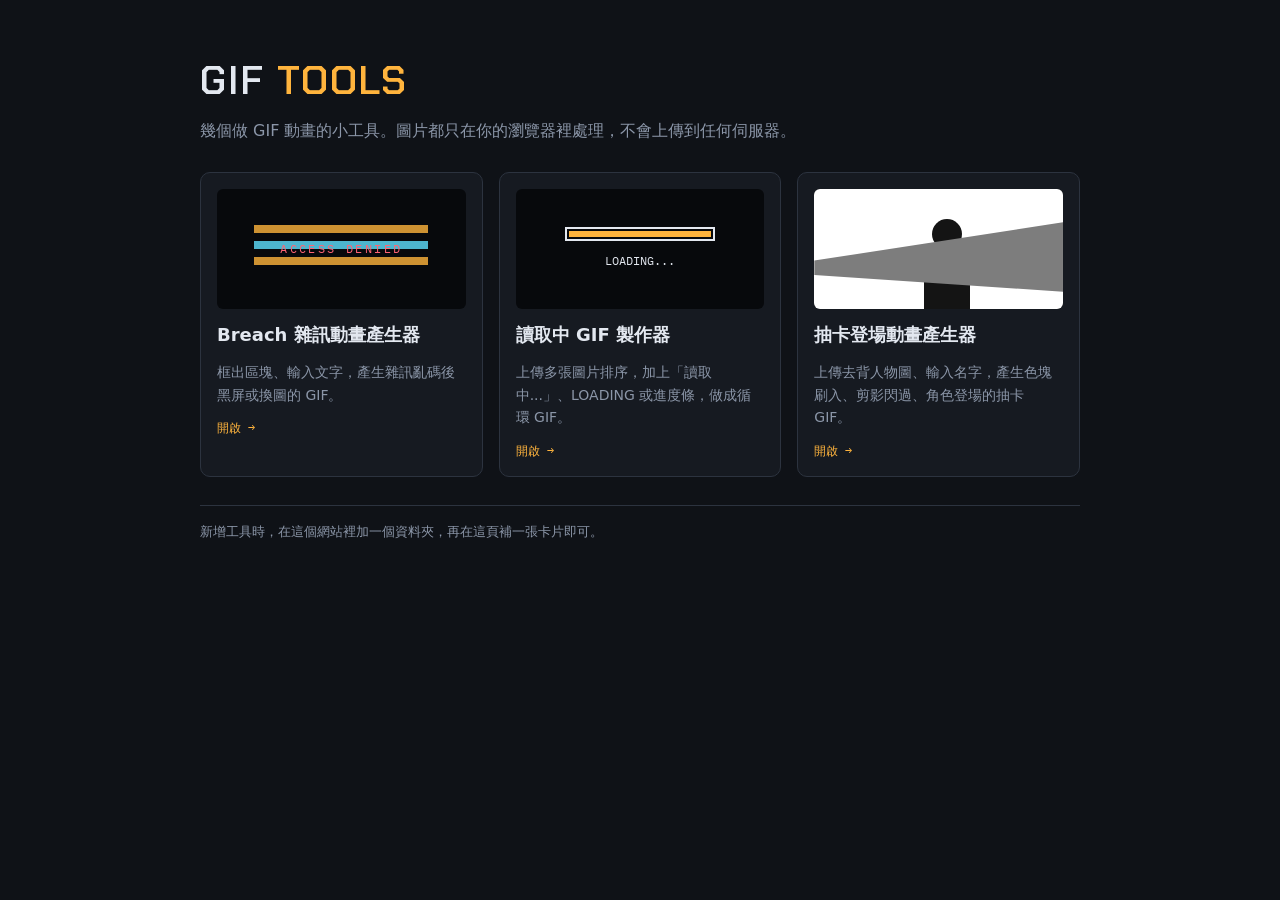
<file: index.html>
<!doctype html>
<html lang="zh-Hant">
<head>
<meta charset="utf-8">
<meta name="viewport" content="width=device-width,initial-scale=1,viewport-fit=cover">
<meta name="description" content="在瀏覽器裡完成的 GIF 小工具：Breach 雜訊動畫、讀取中 GIF。圖片不會上傳。">
<title>GIF 小工具箱</title>
<style>
@font-face{font-family:"Chakra Petch";font-weight:600;font-display:swap;src:url(fonts/chakra-petch-600.woff) format("woff")}
@font-face{font-family:"IBM Plex Mono";font-weight:400;font-display:swap;src:url(fonts/ibm-plex-mono-400.woff) format("woff")}
:root{
  --bg:#0f1217;--panel:#161a21;--line:#2c333f;--fg:#e3e8f0;--muted:#8b96a8;--accent:#ffb43d;
  --f-display:"Chakra Petch",system-ui,sans-serif;
  --f-body:system-ui,-apple-system,"PingFang TC","Microsoft JhengHei","Noto Sans TC",sans-serif;
  --f-mono:"IBM Plex Mono",ui-monospace,Menlo,Consolas,monospace;
  color-scheme:dark;
}
*{box-sizing:border-box}
body{margin:0;background:var(--bg);color:var(--fg);font-family:var(--f-body);line-height:1.6;
  padding-left:max(16px,env(safe-area-inset-left,0px));padding-right:max(16px,env(safe-area-inset-right,0px));padding-block:48px}
main{max-width:880px;margin:0 auto;display:flex;flex-direction:column;gap:28px}
h1{margin:0;font-family:var(--f-display);font-size:clamp(28px,5vw,40px);letter-spacing:.04em}
h1 b{color:var(--accent);font-weight:600}
.lede{margin:6px 0 0;color:var(--muted);max-width:60ch}
.tools{display:grid;grid-template-columns:repeat(auto-fit,minmax(260px,1fr));gap:16px}
a.tool{display:flex;flex-direction:column;gap:12px;padding:16px;background:var(--panel);border:1px solid var(--line);border-radius:10px;color:inherit;text-decoration:none;transition:border-color .15s,transform .15s}
a.tool:hover{border-color:var(--accent);transform:translateY(-2px)}
a.tool:focus-visible{outline:2px solid var(--accent);outline-offset:3px}
.screen{height:120px;border-radius:6px;background:#07090c;position:relative;overflow:hidden;display:grid;place-items:center}
.tool h2{margin:0;font-size:18px}
.tool p{margin:0;color:var(--muted);font-size:14px}
.go{font-family:var(--f-mono);font-size:12px;color:var(--accent)}
/* breach mini preview */
.glitch{width:70%;height:56px;position:relative}
.glitch i{position:absolute;left:0;right:0;height:8px;background:var(--accent);opacity:.8;animation:g 1.6s steps(1) infinite}
.glitch i:nth-child(1){top:4px;animation-delay:-.2s}
.glitch i:nth-child(2){top:20px;background:#5fe0ff;animation-delay:-.7s}
.glitch i:nth-child(3){top:36px;animation-delay:-1.1s}
.glitch span{position:absolute;inset:0;display:grid;place-items:center;font-family:var(--f-mono);font-size:12px;color:#ff6474;letter-spacing:.2em;animation:t 1.6s steps(1) infinite}
@keyframes g{0%{transform:translateX(-30%);width:40%}25%{transform:translateX(60%);width:30%}50%{transform:translateX(10%);width:80%}75%{opacity:0}}
@keyframes t{0%,70%{opacity:0}71%{opacity:1}}
/* loading mini preview */
.load{display:flex;flex-direction:column;align-items:center;gap:10px;font-family:var(--f-mono);font-size:12px;color:var(--fg)}
.bar{width:150px;height:14px;border:2px solid var(--fg);padding:2px}
.bar i{display:block;height:100%;background:var(--accent);animation:f 3s linear infinite}
@keyframes f{0%{width:0}85%,100%{width:100%}}
/* summon mini preview */
.summon{position:absolute;inset:0;background:#fff;overflow:hidden}
.summon .wedge{position:absolute;inset:0;background:#7d7d7d;clip-path:polygon(0 60%,100% 28%,100% 86%,0 72%);animation:sw 3s ease-out infinite}
.summon .sil{position:absolute;left:44%;bottom:-6px;width:46px;height:96px;animation:sl 3s ease-out infinite}
.summon .sil::before{content:"";position:absolute;left:8px;top:0;width:30px;height:30px;border-radius:50%;background:#141414}
.summon .sil::after{content:"";position:absolute;left:0;top:30px;width:46px;height:70px;border-radius:22px 22px 0 0;background:#141414}
.summon .nm{position:absolute;left:12%;top:38%;font-family:var(--f-display);font-size:18px;color:#141414;letter-spacing:.08em;opacity:0;animation:nm 3s infinite}
.summon .nm i{display:block;font-style:normal;color:var(--accent);font-size:10px;letter-spacing:.2em}
@keyframes sw{0%{clip-path:polygon(0 60%,0 60%,0 72%,0 72%)}14%,100%{clip-path:polygon(0 60%,100% 28%,100% 86%,0 72%)}}
@keyframes sl{0%{transform:translateX(70px);opacity:0}8%{opacity:1}40%{transform:translateX(0)}100%{transform:translateX(-6px)}}
@keyframes nm{0%,55%{opacity:0;transform:translateX(-10px)}68%,100%{opacity:1;transform:none}}
@media (prefers-reduced-motion:reduce){.glitch i,.glitch span,.bar i,.summon *{animation:none}.summon .nm{opacity:1}.bar i{width:60%}}
.note{font-size:13px;color:var(--muted);border-top:1px solid var(--line);padding-top:16px;margin:0}
</style>
</head>
<body>
<main>
  <header>
    <h1>GIF <b>TOOLS</b></h1>
    <p class="lede">幾個做 GIF 動畫的小工具。圖片都只在你的瀏覽器裡處理，不會上傳到任何伺服器。</p>
  </header>
  <div class="tools">
    <a class="tool" href="breach/index.html">
      <div class="screen" aria-hidden="true"><div class="glitch"><i></i><i></i><i></i><span>ACCESS DENIED</span></div></div>
      <h2>Breach 雜訊動畫產生器</h2>
      <p>框出區塊、輸入文字，產生雜訊亂碼後黑屏或換圖的 GIF。</p>
      <span class="go">開啟 →</span>
    </a>
    <a class="tool" href="loading/index.html">
      <div class="screen" aria-hidden="true"><div class="load"><div class="bar"><i></i></div>LOADING...</div></div>
      <h2>讀取中 GIF 製作器</h2>
      <p>上傳多張圖片排序，加上「讀取中...」、LOADING 或進度條，做成循環 GIF。</p>
      <span class="go">開啟 →</span>
    </a>
    <a class="tool" href="gacha/index.html">
      <div class="screen" aria-hidden="true"><div class="summon"><div class="sil"></div><div class="wedge"></div><div class="nm"><i>★★★★★</i>NAME</div></div></div>
      <h2>抽卡登場動畫產生器</h2>
      <p>上傳去背人物圖、輸入名字，產生色塊刷入、剪影閃過、角色登場的抽卡 GIF。</p>
      <span class="go">開啟 →</span>
    </a>
  </div>
  <p class="note">新增工具時，在這個網站裡加一個資料夾，再在這頁補一張卡片即可。</p>
</main>
</body>
</html>
</file>
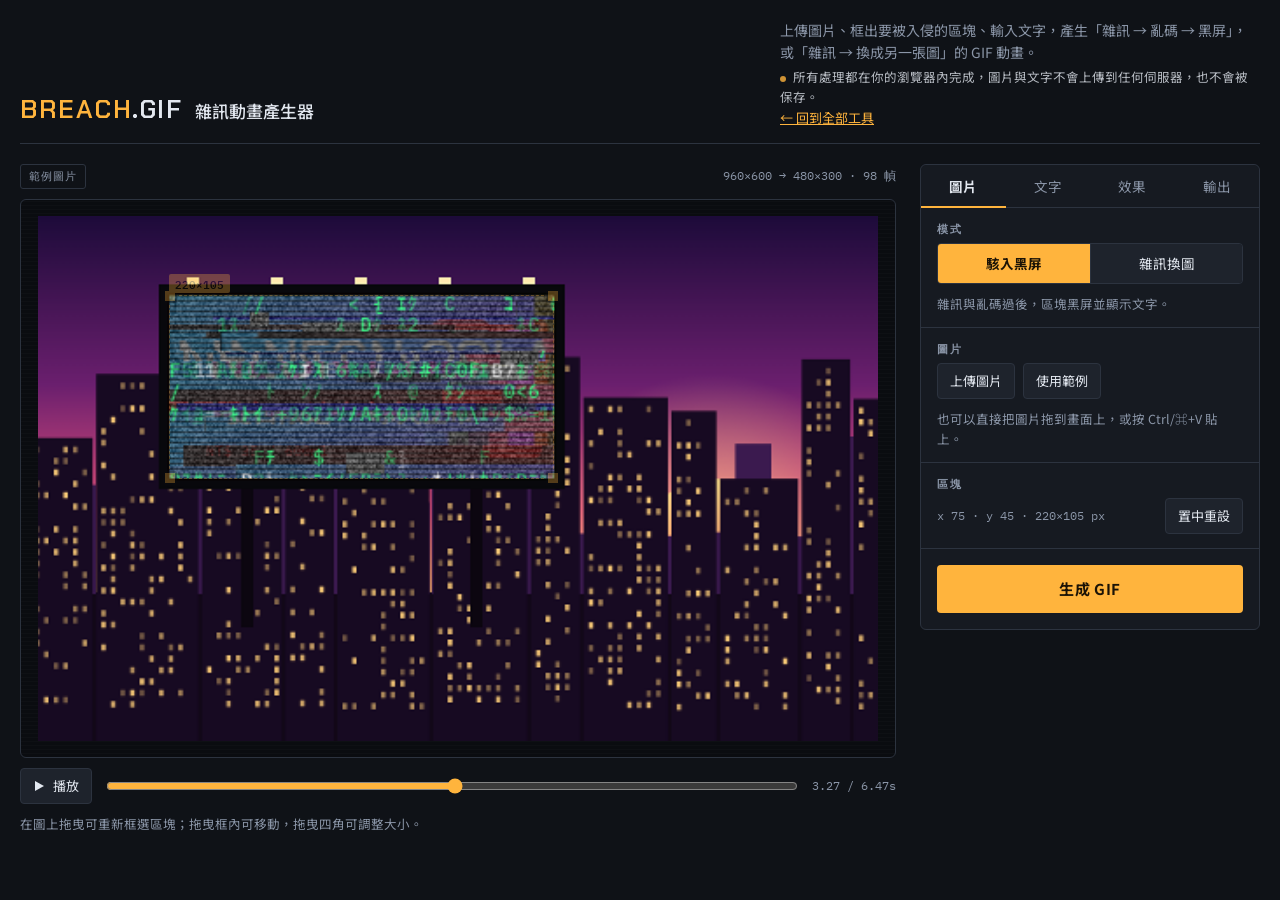
<file: breach/index.html>
<!doctype html>
<html lang="zh-Hant">
<head>
<meta charset="utf-8">
<meta name="viewport" content="width=device-width,initial-scale=1,viewport-fit=cover">
<meta name="description" content="上傳圖片、框選區塊、輸入文字，產生雜訊亂碼後黑屏或換圖的 GIF 動畫。">
<title>Breach GIF 雜訊動畫產生器</title>
<script src="../shared/font-source.js" data-fallback="none"></script>
<style>
@font-face{font-family:"Chakra Petch";font-weight:600;font-style:normal;font-display:swap;src:url(../fonts/chakra-petch-600.woff) format("woff")}
@font-face{font-family:"IBM Plex Mono";font-weight:400;font-style:normal;font-display:swap;src:url(../fonts/ibm-plex-mono-400.woff) format("woff")}
@font-face{font-family:"IBM Plex Mono";font-weight:600;font-style:normal;font-display:swap;src:url(../fonts/ibm-plex-mono-600.woff) format("woff")}
@font-face{font-family:"Noto Sans TC";font-weight:400 700;font-style:normal;font-display:swap;src:url(../fonts/noto-sans-tc-00.woff) format("woff");unicode-range:U+20-7E,U+A0-103,U+110-113,U+11A-11B,U+128-12B,U+143-144,U+147-148,U+14C-14F,U+152-153,U+168-16D,U+2002-2003,U+2010-2016,U+2018-201A,U+201C-201E,U+2020-2022,U+2025-2027,U+2030,U+2032-2033,U+2035,U+2039-203C,U+2042,U+2047-2049,U+2051,U+20AC,U+2122,U+2190,U+2192,U+2318,U+25CF,U+3000-303F,U+4E00,U+4E0A,U+4E0D,U+4E2D,U+4E3B,U+4E5F,U+4E82,U+4E8C,U+4EE5,U+4EFB,U+4F3A,U+4F4D-4F4E,U+4F55,U+4F60,U+4F77,U+4F7F,U+4F8B,U+4FB5,U+4FDD,U+500B,U+5047,U+505C,U+50B3,U+5132,U+5143,U+5165,U+5167,U+516D,U+51B0,U+51FA,U+5206,U+5230,U+5247,U+524D,U+526F,U+52A0,U+52D5,U+5340-5341,U+5373,U+53D6,U+53E6,U+53EF,U+53F3,U+540D,U+5668,U+5697,U+56DB,U+5716,U+5728,U+584A,U+590F,U+5927,U+5931,U+59CB,U+59DB,U+5B57-5B58,U+5B8C,U+5B9A,U+5BC6,U+5BEC,U+5C0F,U+5C4F,U+5DF2,U+5E02,U+5E40,U+5E72,U+5EA6,U+5F0F,U+5F35,U+5F37,U+5F69,U+5F8C,U+5FAA,U+612C,U+6210,U+6216,U+6240,U+624B,U+6253,U+628A,U+62D6,U+62F7,U+6309,U+63A5,U+63DB,U+6496,U+64AD,U+64FE,U+653E,U+6548,U+6557,U+6574,U+6578,U+657A,U+6587,U+6599,U+65A4,U+65B0,U+65B7,U+65B9,U+65E5,U+6642,U+6697,U+66AB,U+66F3,U+6703,U+6709,U+670D,U+6790,U+679C,U+6846,U+6848,U+6A5F,U+6A94,U+6BCF,U+6CD5,U+6F38,U+6F58,U+700F,U+7121,U+720D,U+723D,U+7247,U+73C0,U+73FE,U+7406,U+7425,U+74B0,U+751F,U+7522,U+7528,U+7559,U+756B,U+761B,U+767D,U+7684,U+76F4,U+77ED,U+78BC,U+793A,U+79D2,U+79FB,U+7A0B,U+7A7A,U+7B26,U+7B2C,U+7BC4,U+7C29,U+7D05,U+7D44,U+7D50,U+7D8D,U+7DA0,U+7DE8,U+7E2E,U+7F6E,U+81EA,U+8207,U+8272,U+8457,U+8655,U+865F,U+875E,U+88AB,U+8981,U+89BD,U+89D2,U+8A02,U+8A0A,U+8A2D,U+8A66,U+8A98,U+8ABF,U+8ACB,U+8B80,U+8CBC,U+8CC7,U+8E47,U+8EF8,U+8F09,U+8F38,U+9019,U+9032,U+904E,U+9078,U+90FD,U+91CD,U+929D,U+9357,U+9375,U+93B4,U+9427,U+9577,U+9583,U+958B,U+9593,U+95AB,U+95DC,U+9650,U+96A8,U+96DC,U+96FB,U+96FF,U+9752,U+9762,U+9788,U+97CF,U+9810,U+986F,U+9905,U+99ED,U+9ED1,U+FF01-FF9F,U+FFA1-FFBE,U+FFC2-FFC7,U+FFCA-FFCF,U+FFD2-FFD7,U+FFDA-FFDC,U+FFE0-FFE6,U+FFE8-FFEE}
@font-face{font-family:"Noto Sans TC";font-weight:400 700;font-style:normal;font-display:swap;src:url(../fonts/noto-sans-tc-01.woff) format("woff");unicode-range:U+4E01,U+4E03,U+4E08-4E09,U+4E0B,U+4E10-4E11,U+4E14-4E16,U+4E18-4E19,U+4E1E-4E1F,U+4E26,U+4E2B,U+4E30,U+4E32,U+4E38-4E39,U+4E43,U+4E45,U+4E48,U+4E4B,U+4E4D-4E4F,U+4E52-4E53,U+4E56,U+4E58-4E59,U+4E5D-4E5E,U+4E69,U+4E73,U+4E7E,U+4E86,U+4E88,U+4E8B,U+4E8E,U+4E91-4E92,U+4E94-4E95,U+4E99,U+4E9B,U+4E9E-4E9F,U+4EA1-4EA2,U+4EA4-4EA6,U+4EA8,U+4EAB-4EAE,U+4EB3,U+4EBA,U+4EC0-4EC1,U+4EC3-4EC4,U+4EC6-4EC7,U+4ECA-4ECB,U+4ECD,U+4ED4-4ED9,U+4EDE-4EDF,U+4EE3-4EE4,U+4EF0,U+4EF2-4EF3,U+4EF6,U+4EFD,U+4EFF,U+4F01,U+4F09-4F0B,U+4F0D,U+4F0F-4F11,U+4F15,U+4F19,U+4F2F-4F30,U+4F34,U+4F36,U+4F38,U+4F3C-4F3D,U+4F43,U+4F46-4F48,U+4F4F-4F51,U+4F54,U+4F57,U+4F59-4F5E,U+4F63,U+4F69,U+4F6C,U+4F6F-4F70,U+4F73,U+4F75,U+4F7A-4F7B,U+4F7E,U+4F83,U+4F86,U+4F88,U+4F8D,U+4F8F,U+4F91,U+4F96,U+4F9B,U+4F9D,U+4FAE-4FAF,U+4FB6-4FB7,U+4FBF,U+4FC2-4FC4,U+4FCA,U+4FCE-4FD1,U+4FD7-4FD8,U+4FDA,U+4FDE-4FE1,U+4FEE-4FEF,U+4FF1,U+4FF3,U+4FF8,U+4FFA,U+4FFE,U+5000,U+5006,U+5009,U+500C-500D,U+500F,U+5011-5012,U+5014,U+5016,U+5018-501A,U+501F,U+5021,U+5023,U+5025-5026,U+5028-502B,U+502D,U+503C,U+5043,U+5049,U+504C,U+504E-504F,U+5055,U+505A,U+5065,U+506D,U+506F,U+5074-5077,U+507A,U+507D,U+5080,U+5085,U+508D,U+5091,U+5096,U+5098-509A,U+50A2,U+50AC-50AD,U+50AF,U+50B2,U+50B5,U+50B7,U+50BB,U+50BE,U+50C5,U+50C7,U+50CE-50CF,U+50D1,U+50D5-50D6,U+50DA,U+50E5,U+50E7,U+50E9,U+50ED-50EE,U+50F1,U+50F5,U+50F9,U+50FB,U+5100,U+5102,U+5104-5105,U+5108-5109,U+5110,U+5112,U+5114-5115,U+5118,U+511F,U+5121,U+512A,U+5133,U+5137-5138,U+513B-513C,U+513F-5141,U+5144-5149,U+514B-514D,U+5152,U+5154-5155,U+5157,U+515C,U+5162,U+5168-5169,U+516B-516C,U+516E,U+5171,U+5175-5178,U+517C,U+5180,U+5189-518A,U+518D,U+5191-5192,U+5195,U+5197,U+51A0,U+51A2,U+51A4-51A5,U+51AA,U+51AC,U+51B6-51B7,U+51BD,U+51C6,U+51CB-51CD,U+51DC-51DD,U+51E0-51E1,U+51F0-51F1,U+51F3,U+51F6,U+51F8-51F9,U+51FD,U+5200-5201,U+5203,U+5207-5208,U+520A,U+520E,U+5211-5212,U+5216-5217,U+521D,U+5224-5225,U+5228-522A,U+522E,U+5236-5238,U+523A-523B,U+5241,U+5243,U+524A-524C,U+524E,U+5254,U+5256,U+525B-525D,U+5269-526A,U+5272,U+5274-5275,U+5277,U+527D,U+527F,U+5282-5283,U+5287-528A,U+528D,U+5291,U+5293,U+529B,U+529F,U+52A3,U+52A9-52AC,U+52BB,U+52BE,U+52C1,U+52C3,U+52C7,U+52C9,U+52D2,U+52D7-52D9,U+52DB,U+52DD-52DF,U+52E2-52E4,U+52E6,U+52F0,U+52F3,U+52F5,U+52F8,U+52FA-52FB,U+52FE-52FF,U+5305-5306,U+5308,U+530D,U+530F-5310,U+5315-5317,U+5319,U+531D,U+5320-5321,U+5323,U+532A,U+532F,U+5331,U+5339,U+533E-533F,U+5343,U+5345,U+5347-534A,U+5351-5354,U+5357,U+535A,U+535C,U+535E,U+5360-5361,U+5366,U+536E-5371,U+5375,U+5377-5379,U+537B,U+537F,U+5384,U+539A,U+539D,U+539F,U+53A5,U+53AD,U+53B2,U+53BB,U+53C3,U+53C8-53CB,U+53CD,U+53D4,U+53D7,U+53DB,U+53DF,U+53E2-53E5,U+53E8-53EE,U+53F0-53F2,U+53F5,U+53F8,U+53FB-53FC,U+5401,U+5403-5404,U+5406,U+5408-540C,U+540E-5412,U+541B,U+541D-5420,U+5426-5427,U+5429,U+542B-542E,U+5431,U+5433,U+5435-5436,U+5438-5439,U+543B-543C,U+543E,U+5440,U+5442-5443,U+5446,U+5448,U+544A,U+544E,U+5462,U+5468,U+5471,U+5473,U+5475-5478,U+547B-547D,U+5480,U+5484,U+5486,U+548B-548C,U+548E,U+5490,U+5492,U+5495-5496,U+549A,U+54A6-54AC,U+54AF,U+54B1,U+54B3,U+54B8,U+54BB,U+54BD,U+54BF-54C2,U+54C4,U+54C7-54C9,U+54CE,U+54E1,U+54E5-54E6,U+54E8-54EA,U+54ED-54EE,U+54F2,U+54FA,U+54FC-54FD,U+5501,U+5506-5507,U+5509,U+550F-5510,U+5514,U+5527,U+552C,U+552E-552F,U+5531,U+5533,U+5537-5538,U+553E,U+5541,U+5543-5544,U+5546,U+554A,U+554F,U+5555-5557,U+555C,U+555E-555F,U+5561,U+5563-5564,U+5566,U+556A,U+557B-557C,U+557E,U+5580,U+5582-5584,U+5587,U+5589-558B,U+5594,U+5598-559A,U+559C-559D,U+559F,U+55A7,U+55AA-55AC,U+55AE,U+55B1-55B3,U+55BB,U+55C5-55C7,U+55C9,U+55CE,U+55D1,U+55D3,U+55DA,U+55DC,U+55DF,U+55E1,U+55E3-55E6,U+55E8,U+55EF,U+55F6-55F7,U+55FD-55FE,U+5600,U+5606,U+5608-5609,U+560D-560E,U+5610,U+5614,U+5616-5617,U+561B,U+561F,U+5629,U+562E-5630,U+5632,U+5634,U+5636,U+5639,U+563B,U+563F,U+564E,U+5653,U+5657,U+5659,U+5662,U+5664-5665,U+5669-566C,U+566F,U+5671,U+5674,U+5676,U+5678-5679,U+5680,U+5685,U+5687,U+568E-5690,U+5695,U+56A5,U+56A8,U+56AE,U+56B4,U+56B6-56B7,U+56BC,U+56C0-56C2,U+56C8-56CA,U+56CC,U+56D1,U+56DA,U+56DD-56DE,U+56E0,U+56E4,U+56EA-56EB,U+56F0,U+56FA,U+56FF,U+5703-5704,U+5708-5709,U+570B,U+570D,U+5712-5713,U+5718,U+571F,U+5729,U+572C-572D,U+572F-5730,U+5733,U+573B,U+573E,U+5740,U+5747,U+574A,U+574D-5751,U+5761,U+5764,U+5766,U+5769-576A,U+5777,U+577C,U+5782-5783,U+578B,U+5793,U+57A0,U+57A2-57A3,U+57AE,U+57C2-57C3,U+57CB,U+57CE,U+57D4,U+57DF-57E0,U+57E4,U+57F7,U+57F9-57FA,U+5802,U+5805-5806,U+5809-580A,U+581D,U+5820-5821,U+5824,U+582A,U+582F-5831,U+5834-5835,U+584B-584C,U+5851-5852,U+5854,U+5857-5858,U+585A,U+585E,U+5862,U+586B,U+586D,U+5875,U+5879,U+587D-587E,U+5880,U+5883,U+5885,U+588A,U+5893,U+589C,U+589E-589F,U+58A6,U+58A8-58A9,U+58AE,U+58B3,U+58BE,U+58C1,U+58C5,U+58C7,U+58CE,U+58D1,U+58D3,U+58D5,U+58D8-58D9,U+58DE-58DF,U+58E2,U+58E4,U+58E9,U+58EB-58EC,U+58EF,U+58F9-58FA,U+58FD,U+5914-5916,U+5919-591A,U+591C,U+5920,U+5922,U+5924-5925,U+5929-592B,U+592D-592E,U+5937-5938,U+593E,U+5944,U+5947-5949,U+594E-5951,U+5954-5955,U+5957-5958,U+595A,U+5960,U+5962,U+5967,U+5969-596A,U+596D-596E,U+5973-5974,U+5976,U+5978-5979,U+597D,U+5981-5984,U+598A,U+598D,U+5992-5993,U+5996,U+5999,U+599D-599E,U+59A3-59A5,U+59A8,U+59AE-59AF,U+59B3,U+59B9,U+59BB,U+59BE,U+59C5-59C6,U+59CA,U+59CD,U+59D0-59D4,U+59D8,U+59DA,U+59DC,U+59E3,U+59E5-59E6,U+59E8,U+59EA,U+59EC,U+59FB,U+59FF,U+5A01,U+5A03,U+5A09,U+5A0C,U+5A11,U+5A13,U+5A18,U+5A1B-5A1C,U+5A1F-5A20,U+5A23,U+5A25,U+5A29,U+5A36,U+5A3C,U+5A40-5A41,U+5A46,U+5A49-5A4A,U+5A5A,U+5A62,U+5A66,U+5A6A,U+5A77,U+5A7F,U+5A92,U+5A9A-5A9B,U+5AA7,U+5AB2-5AB3,U+5ABC-5ABE,U+5AC1-5AC2,U+5AC9,U+5ACC,U+5AD6-5AD8,U+5AE1,U+5AE3,U+5AE6,U+5AE9,U+5AF5,U+5AFB,U+5B08-5B09,U+5B0B-5B0C,U+5B1D,U+5B24,U+5B2A,U+5B30,U+5B34,U+5B38,U+5B40,U+5B43,U+5B50-5B51,U+5B53-5B55,U+5B5A-5B5D,U+5B5F,U+5B63-5B64,U+5B69,U+5B6B,U+5B70-5B71,U+5B73,U+5B75,U+5B78,U+5B7A,U+5B7D,U+5B7F,U+5B83,U+5B85,U+5B87-5B89,U+5B8B,U+5B8F,U+5B97-5B99,U+5B9B-5B9C,U+5BA2-5BA6,U+5BAE,U+5BB0,U+5BB3-5BB6,U+5BB8-5BB9,U+5BBF,U+5BC2,U+5BC4-5BC5,U+5BC7,U+5BCC,U+5BD0,U+5BD2-5BD3,U+5BDE-5BDF,U+5BE1-5BE2,U+5BE4-5BE9,U+5BEB,U+5BEE,U+5BF0,U+5BF5-5BF6,U+5BF8,U+5BFA,U+5C01,U+5C04,U+5C07-5C0B,U+5C0D-5C0E,U+5C11,U+5C16,U+5C1A,U+5C22,U+5C24,U+5C2C,U+5C31,U+5C37-5C3A,U+5C3C,U+5C3E-5C41,U+5C45-5C46,U+5C48,U+5C4B,U+5C4D-5C4E,U+5C50-5C51,U+5C55,U+5C58,U+5C5C-5C5D,U+5C60,U+5C62,U+5C64-5C65,U+5C68,U+5C6C,U+5C6F,U+5C71,U+5C79,U+5C8C,U+5C90-5C91,U+5C94,U+5CA1,U+5CA9,U+5CAB,U+5CB1,U+5CB3,U+5CB7-5CB8,U+5CD2,U+5CD9,U+5CE8,U+5CEA,U+5CED,U+5CF0,U+5CF4,U+5CF6,U+5CFB,U+5CFD,U+5D01,U+5D06-5D07,U+5D0E,U+5D11,U+5D14,U+5D16-5D17,U+5D19,U+5D1B,U+5D22,U+5D24,U+5D27,U+5D29,U+5D34,U+5D47,U+5D4C,U+5D50,U+5D69,U+5D6F,U+5D84,U+5D87,U+5D94,U+5D9D,U+5DB8,U+5DBA,U+5DBC-5DBD,U+5DC9,U+5DCD,U+5DD2,U+5DD4,U+5DD6,U+5DDD-5DDE,U+5DE1-5DE2,U+5DE5-5DE8,U+5DEB,U+5DEE,U+5DF1,U+5DF3-5DF4,U+5DF7,U+5DFD-5DFE,U+5E03,U+5E06,U+5E0C,U+5E11,U+5E15-5E16,U+5E18,U+5E1A-5E1B,U+5E1D,U+5E1F,U+5E25,U+5E2B,U+5E2D,U+5E33,U+5E36-5E38,U+5E3D,U+5E43,U+5E45,U+5E4C,U+5E54-5E55,U+5E57,U+5E5B,U+5E5F,U+5E61-5E63,U+5E6B,U+5E73-5E74,U+5E76,U+5E78-5E79,U+5E7B-5E7E,U+5E87,U+5E8A,U+5E8F,U+5E95-5E97,U+5E9A,U+5E9C,U+5EA0,U+5EA7,U+5EAB,U+5EAD,U+5EB5-5EB8,U+5EBE,U+5EC1-5EC2,U+5EC4,U+5EC8-5ECA,U+5ED3,U+5ED6,U+5EDA,U+5EDD,U+5EDF-5EE0,U+5EE2-5EE3,U+5EEC,U+5EF3,U+5EF6-5EF7,U+5EFA,U+5EFE-5EFF,U+5F01,U+5F04,U+5F08,U+5F0A-5F0B,U+5F12-5F15,U+5F17-5F18,U+5F1B,U+5F1F,U+5F26-5F27,U+5F29,U+5F2D,U+5F31,U+5F3C,U+5F46,U+5F48,U+5F4A,U+5F4C,U+5F4E,U+5F57,U+5F59,U+5F5D,U+5F62,U+5F64-5F65,U+5F6A-5F6D,U+5F70-5F71,U+5F77,U+5F79,U+5F7C,U+5F7F-5F81,U+5F85,U+5F87-5F8B,U+5F90-5F92,U+5F97-5F99,U+5F9C,U+5F9E,U+5FA0-5FA1,U+5FA8-5FA9,U+5FAC,U+5FAE,U+5FB5,U+5FB7,U+5FB9,U+5FBD,U+5FC3,U+5FC5,U+5FCC-5FCD,U+5FD6-5FD9,U+5FDD,U+5FE0,U+5FEA-5FEB,U+5FF1,U+5FF5,U+5FF8,U+5FFD,U+5FFF,U+600E-600F,U+6012,U+6014-6016,U+601B,U+601D,U+6020-6021,U+6025}
@font-face{font-family:"Noto Sans TC";font-weight:400 700;font-style:normal;font-display:swap;src:url(../fonts/noto-sans-tc-02.woff) format("woff");unicode-range:U+6027-602B,U+602F,U+6035,U+6043,U+6046,U+604D,U+6050,U+6055,U+6059,U+6062-6065,U+6068-606D,U+606F-6070,U+607F,U+6084-6085,U+6089,U+608C-608D,U+6094,U+6096,U+609A,U+609F-60A0,U+60A3,U+60A8,U+60B2,U+60B4-60B6,U+60B8,U+60BB-60BD,U+60C5-60C7,U+60CB,U+60D1,U+60D5,U+60D8,U+60DA,U+60DC,U+60DF-60E1,U+60E6,U+60F0-60F1,U+60F3-60F4,U+60F6,U+60F9-60FB,U+6100-6101,U+6106,U+6108-6109,U+610D-610F,U+6112,U+6115,U+611A-611C,U+611F,U+6123,U+6127,U+6134,U+6137,U+613E-613F,U+6144,U+6147-6148,U+614B-614E,U+6155,U+6158,U+615A,U+615D,U+615F,U+6162-6163,U+6167-6168,U+616B,U+616E,U+6170,U+6175-6177,U+617C,U+617E,U+6182,U+618A,U+618E,U+6190-6191,U+6194,U+619A,U+61A4,U+61A7,U+61A9,U+61AB-61AC,U+61AE,U+61B2,U+61B6,U+61BE,U+61C2,U+61C7-61CB,U+61CD,U+61E3,U+61E6,U+61F2,U+61F5-61F8,U+61FA,U+61FC,U+61FE-6200,U+6208,U+620A,U+620C-620E,U+6211-6212,U+6215,U+621A-621B,U+621F,U+6221-6222,U+622A,U+622E,U+6230,U+6232-6234,U+6236,U+623E-623F,U+6241,U+6247-6249,U+624D-624E,U+6251-6252,U+6254,U+6258,U+625B,U+6263,U+626D-626F,U+6273,U+6276,U+6279,U+627C,U+627E-6280,U+6284,U+6286,U+6289,U+6291-6293,U+6295-6298,U+62A8,U+62AB-62AC,U+62B1,U+62B5,U+62B9,U+62BC-62BD,U+62BF,U+62C2,U+62C4,U+62C6-62C9,U+62CB-62CE,U+62D0,U+62D2-62D4,U+62D7-62DC,U+62EC-62EF,U+62F1,U+62F3-62F4,U+62FC-62FF,U+6301-6302,U+6307-6308,U+6311,U+6316,U+6328,U+632A-632B,U+632F,U+633A,U+633D-633E,U+6342,U+6346,U+6349,U+634C-6350,U+6355,U+6367-6369,U+636B,U+6371-6372,U+6376-6377,U+637A-637B,U+6380,U+6383-6384,U+6388-6389,U+638C,U+638F,U+6392,U+6396,U+6398-6399,U+639B,U+63A0-63A3,U+63A7-63AA,U+63AC,U+63C0,U+63C6,U+63C9,U+63CD,U+63CF-63D0,U+63D2,U+63D6,U+63DA,U+63E1,U+63E3,U+63E9-63EA,U+63ED-63EE,U+63F4,U+63F9,U+6406,U+640D,U+640F,U+6413-6414,U+6416-6417,U+641C,U+641E,U+642A,U+642C-642D,U+6434,U+6436,U+643D-643E,U+6451-6452,U+6454,U+6458,U+645F,U+6467,U+6469,U+646D,U+646F,U+6478-647B,U+6487-6488,U+6490,U+6492-6493,U+6495,U+6499-649A,U+649E,U+64A2,U+64A4-64A5,U+64A9,U+64AB-64AC,U+64AE,U+64B0,U+64B2-64B3,U+64BB-64BC,U+64BE-64BF,U+64C1-64C2,U+64C4-64C5,U+64C7,U+64CA-64CB,U+64CD-64CE,U+64D2,U+64D4,U+64D8,U+64DA,U+64E0,U+64E2,U+64E6,U+64EC-64ED,U+64F0-64F2,U+64F4,U+64F7,U+64FA-64FB,U+6500,U+6506,U+650F,U+6514,U+6518-6519,U+651C-651D,U+6523-6524,U+652A-652C,U+652F,U+6536,U+6538-6539,U+653B,U+653F,U+6545,U+6549,U+654F,U+6551,U+6554-6556,U+6558-6559,U+655D-655E,U+6562-6563,U+6566,U+656C,U+6572,U+6575,U+6577,U+6582-6583,U+6590-6591,U+6595,U+6597,U+659B-659C,U+659F,U+65A1,U+65A5,U+65A7,U+65AB-65AC,U+65AF,U+65BC-65BD,U+65C1,U+65C5,U+65CB-65CC,U+65CE-65CF,U+65D6-65D7,U+65E2,U+65E6,U+65E8-65E9,U+65EC-65ED,U+65F1,U+65FA,U+6600,U+6602,U+6606-6607,U+660A,U+660C,U+660E-660F,U+6613-6615,U+661F-6620,U+6624-6625,U+6627-6628,U+662D,U+662F,U+6631,U+6641,U+6643,U+6645,U+6649,U+664C,U+664F,U+6652,U+665A,U+665D-665E,U+6664,U+6666,U+6668,U+666E-6670,U+6674,U+6676-6677,U+667A,U+667E,U+6684,U+6687-6689,U+668D,U+6691,U+6696,U+6698,U+669D,U+66A2,U+66A8,U+66AE,U+66B1,U+66B4,U+66B8-66B9,U+66C4,U+66C6-66C7,U+66C9,U+66D6,U+66D9,U+66DC-66DD,U+66E0,U+66E6,U+66E9,U+66EC,U+66F0,U+66F2,U+66F4,U+66F7-66F9,U+66FC,U+66FE-6700,U+6708,U+670B,U+6714-6715,U+6717,U+671B,U+671D,U+671F,U+6726-6728,U+672A-672E,U+6731,U+6734-6735,U+673D,U+6746,U+6749,U+674E-6751,U+6753,U+6756-6757,U+675C,U+675E-6760,U+676A,U+676D,U+676F-6773,U+6775,U+6777,U+677C,U+677E-677F,U+6787,U+6789,U+678B,U+6793,U+6795,U+6797,U+679A,U+679D,U+67AF-67B0,U+67B4,U+67B6,U+67B8,U+67C4,U+67CF-67D4,U+67D9-67DA,U+67DD-67DE,U+67E2,U+67E5,U+67E9,U+67EC,U+67EF,U+67F1,U+67F3-67F5,U+67FF,U+6813,U+6817-6818,U+6821,U+6829-682A,U+6838-6839,U+683C-683D,U+6840-6843,U+6845,U+684C,U+6850-6851,U+6853-6854,U+6876,U+687F,U+6881-6883,U+6885-6886,U+6893-6894,U+6897,U+689D,U+689F,U+68A1-68A2,U+68A7-68A8,U+68AD,U+68AF-68B1,U+68B3,U+68B5,U+68C4,U+68C9,U+68CB,U+68CD,U+68D2,U+68D5,U+68D7-68D8,U+68DA,U+68DF-68E0,U+68E3,U+68E7,U+68EE,U+68F2,U+68F5,U+68F9-68FB,U+6905,U+690D-690E,U+6912,U+6930,U+694A,U+6953-6954,U+695A-695B,U+695D-695E,U+6960,U+6963,U+6968,U+696B,U+696D-696E,U+6975,U+6977,U+6979,U+6982,U+6986,U+6994-6995,U+699B-699C,U+69A3,U+69A6,U+69A8,U+69AB,U+69AD-69AE,U+69B4,U+69B7,U+69BB,U+69C1,U+69C3,U+69CB-69CD,U+69D0,U+69D3,U+69E8,U+69ED,U+69F3,U+69FD,U+6A01-6A02,U+6A05,U+6A0A,U+6A11,U+6A13,U+6A19,U+6A1E-6A1F,U+6A21,U+6A23,U+6A35,U+6A38-6A3A,U+6A3D,U+6A44,U+6A47-6A48,U+6A4B,U+6A58-6A59,U+6A61-6A62,U+6A6B,U+6A7E,U+6A80,U+6A84,U+6A90,U+6A97,U+6A9C,U+6AA0,U+6AA2-6AA3,U+6AAC,U+6AAE-6AAF,U+6AB3,U+6AB8,U+6ABB,U+6AC2-6AC3,U+6AD3,U+6ADA-6ADB,U+6ADD,U+6AE5,U+6AEC,U+6AFA-6AFB,U+6B04,U+6B0A,U+6B10,U+6B16,U+6B20-6B21,U+6B23,U+6B32,U+6B3A,U+6B3D-6B3E,U+6B47,U+6B49,U+6B4C,U+6B4E,U+6B50,U+6B59,U+6B5C,U+6B5F,U+6B61-6B67,U+6B6A,U+6B72,U+6B77-6B79,U+6B7B,U+6B7F,U+6B83,U+6B86,U+6B89-6B8A,U+6B96,U+6B98,U+6BA4,U+6BAE-6BAF,U+6BB2,U+6BB5,U+6BB7,U+6BBA,U+6BBC,U+6BBF-6BC0,U+6BC5-6BC6,U+6BCB,U+6BCD,U+6BD2-6BD4,U+6BD7,U+6BDA-6BDB,U+6BEB-6BEC,U+6BEF,U+6BFD,U+6C05,U+6C08,U+6C0F-6C11,U+6C13,U+6C16,U+6C1B,U+6C1F,U+6C23-6C24,U+6C26-6C28,U+6C2B-6C2C,U+6C2E-6C2F,U+6C33-6C34,U+6C38,U+6C3E,U+6C40-6C42,U+6C4D-6C4E,U+6C50,U+6C55,U+6C57,U+6C59,U+6C5B,U+6C5D-6C61,U+6C68,U+6C6A,U+6C70,U+6C72,U+6C74,U+6C76,U+6C7A,U+6C7D-6C7E,U+6C81-6C83,U+6C85-6C86,U+6C88-6C89,U+6C8C-6C8D,U+6C90,U+6C92,U+6C94,U+6C96,U+6C98-6C99,U+6C9B,U+6CAB-6CAC,U+6CAE,U+6CB1,U+6CB3,U+6CB8-6CB9,U+6CBB-6CBF,U+6CC1,U+6CC4-6CC5,U+6CC9-6CCA,U+6CCC,U+6CD3,U+6CD6-6CD7,U+6CDB-6CDC,U+6CE0-6CE3,U+6CE5,U+6CE8,U+6CEF-6CF1,U+6CF3,U+6CF5,U+6D0B-6D0C,U+6D0E,U+6D17,U+6D1B,U+6D1E,U+6D25,U+6D27,U+6D29-6D2B,U+6D2E,U+6D31-6D32,U+6D35-6D36,U+6D38-6D39,U+6D3B,U+6D3D-6D3E,U+6D41,U+6D59-6D5A,U+6D65-6D66,U+6D69-6D6A,U+6D6C,U+6D6E,U+6D74,U+6D77-6D79,U+6D85,U+6D87-6D8A,U+6D8C,U+6D8E,U+6D93-6D95,U+6DAA,U+6DAE-6DAF,U+6DB2,U+6DB5,U+6DB8,U+6DBC,U+6DBF,U+6DC4-6DC7,U+6DCB-6DCC,U+6DD1-6DD2,U+6DD8-6DDA,U+6DDE,U+6DE1,U+6DE4,U+6DE6,U+6DE8,U+6DEA-6DEC,U+6DEE,U+6DF1,U+6DF3,U+6DF5,U+6DF7,U+6DF9-6DFB,U+6E05,U+6E19-6E1B,U+6E1D,U+6E20-6E21,U+6E23-6E26,U+6E2C-6E2D,U+6E2F,U+6E32,U+6E34,U+6E38,U+6E3A,U+6E3E,U+6E43-6E44,U+6E4A,U+6E4D-6E4E,U+6E54,U+6E56,U+6E58,U+6E5B,U+6E5F,U+6E63,U+6E67,U+6E69,U+6E6E-6E6F,U+6E72,U+6E89,U+6E90,U+6E96,U+6E98,U+6E9C-6E9D,U+6EA2,U+6EA5,U+6EA7,U+6EAA-6EAB,U+6EAF,U+6EB4,U+6EB6,U+6EBA,U+6EBC,U+6EC2,U+6EC4-6EC5,U+6EC7,U+6ECB-6ECC,U+6ED1,U+6ED3-6ED5,U+6EEC,U+6EEF,U+6EF2,U+6EF4,U+6EF7,U+6EFE-6EFF,U+6F01-6F02,U+6F06,U+6F0F,U+6F13-6F15,U+6F20,U+6F22-6F23,U+6F29-6F2C,U+6F2F,U+6F31-6F33,U+6F3E-6F3F,U+6F51,U+6F54,U+6F5B,U+6F5F-6F60,U+6F64,U+6F66,U+6F6D-6F70,U+6F78,U+6F7A,U+6F7C,U+6F80,U+6F84,U+6F86,U+6F88,U+6F8E,U+6F97,U+6FA0-6FA1,U+6FA4,U+6FA6-6FA7,U+6FB1,U+6FB3-6FB4,U+6FB6,U+6FB9,U+6FC0-6FC3,U+6FD5,U+6FD8,U+6FDB,U+6FDF-6FE1,U+6FE4,U+6FE9,U+6FEB-6FEC,U+6FEE-6FF1,U+6FFA,U+6FFE,U+7006,U+7009,U+700B,U+7011,U+7015,U+7018,U+701A-701B,U+701D,U+701F,U+7028,U+7030,U+7032,U+703E,U+704C,U+7051,U+7058,U+705E,U+7063-7064,U+706B,U+7070,U+7076,U+7078,U+707C-707D,U+708A,U+708E,U+7092,U+7095,U+7099,U+70A4,U+70AB-70AF,U+70B3,U+70B8,U+70BA,U+70C8,U+70CA,U+70CF,U+70D8-70D9,U+70E4,U+70EF,U+70F9,U+70FD,U+7109-710A,U+7119-711A,U+711C,U+7126,U+7130,U+7136,U+7146,U+7149,U+714C,U+714E,U+7156,U+7159,U+715C,U+715E,U+7164-7169,U+716C,U+716E,U+717D,U+7184,U+718A,U+7192,U+7194,U+7199,U+719F,U+71A8,U+71AC,U+71B1,U+71B9,U+71BE,U+71C3-71C4,U+71C8-71C9,U+71CE,U+71D0,U+71D2,U+71D5,U+71D9,U+71DC,U+71DF-71E0,U+71E5-71E7,U+71EC-71EE,U+71F4,U+71F8,U+71FB-71FC,U+71FE,U+7206,U+7210,U+721B,U+7228,U+722A,U+722C-722D,U+7230,U+7235-7236,U+7238-723B,U+723E,U+7246,U+7248,U+724C,U+7252,U+7256,U+7258-7259,U+725B,U+725D,U+725F-7262,U+7267,U+7269,U+726F,U+7272,U+7274,U+7279,U+727D,U+7280-7281,U+7284,U+7292,U+7296,U+729B,U+72A2,U+72A7,U+72AC,U+72AF,U+72C0,U+72C2,U+72C4,U+72CE,U+72D0,U+72D7,U+72D9,U+72E0-72E1,U+72E9,U+72F7-72F9,U+72FC-72FD,U+7313,U+7316,U+7319,U+731B-731C,U+7325,U+7329,U+7334,U+7336-7337,U+733E-733F,U+7344-7345,U+734E,U+7350,U+7357,U+7368,U+7370,U+7372,U+7375,U+7377-7378,U+737A-737B,U+7380,U+7384,U+7386-7387,U+7389,U+738B,U+7396,U+739F,U+73A5,U+73A8-73A9,U+73AB,U+73B2-73B3,U+73B7,U+73BB,U+73CA,U+73CD}
@font-face{font-family:"Noto Sans TC";font-weight:400 700;font-style:normal;font-display:swap;src:url(../fonts/noto-sans-tc-03.woff) format("woff");unicode-range:U+73DE,U+73E0,U+73EA,U+73ED-73EE,U+7403,U+7405,U+7409-740A,U+740D,U+741B,U+7422,U+7426,U+7428,U+742A,U+742F,U+7433-7436,U+743A,U+743F,U+7441,U+7455,U+7459-745C,U+745E-745F,U+7463-7464,U+7469-746A,U+746D,U+746F-7470,U+747E,U+7480,U+7483,U+748B,U+7498,U+749C,U+749E-749F,U+74A3,U+74A6-74A9,U+74BD,U+74BF,U+74CA,U+74CF,U+74D4,U+74D6,U+74DA,U+74DC,U+74E0,U+74E2-74E4,U+74E6,U+74F6-74F7,U+7504,U+750C-750D,U+7515,U+7518,U+751A,U+751C,U+7525-7526,U+7529,U+752B-752D,U+7530-7533,U+7537-7538,U+753D,U+754B-754C,U+754E-754F,U+7554,U+755A,U+755C-755D,U+7562,U+7565-7566,U+756A,U+7570,U+7576,U+7578,U+757F,U+7586-7587,U+758A-758B,U+758F,U+7591,U+7599-759A,U+759D,U+75A2-75A5,U+75AB,U+75B2-75B3,U+75B5,U+75B8-75B9,U+75BC-75BE,U+75C2,U+75C5,U+75C7,U+75CA,U+75CD,U+75D4-75D5,U+75D8-75D9,U+75DB,U+75DE,U+75E0,U+75E2-75E3,U+75F0-75F4,U+75FA,U+75FF-7601,U+7609,U+760B,U+760D,U+7613,U+761F-7622,U+7624,U+7626-7627,U+7629,U+7634,U+7638,U+763A,U+7642,U+7646,U+764C,U+7652,U+7656,U+7658,U+765F,U+7661-7662,U+7665,U+7669,U+766C,U+766E,U+7671-7672,U+7678,U+767B-767C,U+767E,U+7682,U+7686-7688,U+768B,U+768E,U+7693,U+7696,U+769A,U+76AE,U+76B0,U+76B4,U+76BA,U+76BF,U+76C2-76C3,U+76C5-76C6,U+76C8,U+76CA,U+76CD-76CE,U+76D2,U+76D4,U+76DB-76DC,U+76DE-76DF,U+76E1,U+76E3-76E5,U+76E7,U+76EA,U+76EE-76EF,U+76F2,U+76F8-76F9,U+76FC,U+76FE,U+7701,U+7707,U+7709,U+770B,U+771F-7720,U+7728-7729,U+7736-7738,U+773A,U+773C,U+773E,U+774F,U+775B-775C,U+775E,U+7761-7763,U+7765-7766,U+7768,U+776A-776C,U+7779,U+777D,U+777F,U+7784,U+7787,U+778B-778C,U+778E,U+7791,U+779E-77A0,U+77A5,U+77A7,U+77AA,U+77AC-77AD,U+77B0,U+77B3,U+77BB-77BD,U+77BF,U+77C7,U+77D3,U+77D7,U+77DA-77DC,U+77E2-77E3,U+77E5,U+77E9,U+77EE-77EF,U+77F3,U+77FD,U+7802,U+780C-780D,U+7814,U+781D,U+781F-7820,U+7825,U+7827,U+782D,U+7830,U+7832,U+7834,U+7837-7838,U+7843,U+784E,U+785D,U+786B-786C,U+786F,U+787C,U+787F,U+7889,U+788C,U+788E,U+7891,U+7893,U+7897-7898,U+789F,U+78A3,U+78A7,U+78A9,U+78B0,U+78B3,U+78BA,U+78BE,U+78C1,U+78C5,U+78CA-78CB,U+78D0,U+78D5,U+78DA,U+78E7-78E8,U+78EC,U+78EF,U+78F4,U+78F7,U+78FA,U+7901,U+790E,U+7919,U+7926,U+792A-792C,U+793E,U+7940-7941,U+7946-7949,U+7950,U+7955-7957,U+795A,U+795D-7960,U+7965,U+7968,U+796D,U+797A,U+797F,U+7981,U+798D-798F,U+79A6-79A7,U+79AA,U+79AE,U+79B1,U+79B3,U+79B9-79BA,U+79BD-79C1,U+79C8-79C9,U+79CB,U+79D1,U+79D8,U+79DF,U+79E3-79E4,U+79E6-79E7,U+79E9,U+7A00,U+7A05,U+7A08,U+7A0D,U+7A14,U+7A1A,U+7A1C,U+7A1E-7A20,U+7A2E,U+7A31,U+7A37,U+7A3B-7A3D,U+7A3F-7A40,U+7A46,U+7A4B-7A4E,U+7A57,U+7A60-7A62,U+7A69,U+7A6B,U+7A74,U+7A76,U+7A79,U+7A7F,U+7A81,U+7A84,U+7A88,U+7A92,U+7A95-7A98,U+7A9F-7AA0,U+7AA9-7AAA,U+7AAE-7AAF,U+7ABA,U+7ABF,U+7AC4-7AC5,U+7AC7,U+7ACA-7ACB,U+7AD9,U+7ADF-7AE0,U+7AE3,U+7AE5,U+7AED,U+7AEF,U+7AF6,U+7AF9-7AFA,U+7AFD,U+7AFF,U+7B06,U+7B11,U+7B19,U+7B1B,U+7B1E,U+7B20,U+7B28,U+7B2E,U+7B46,U+7B49,U+7B4B,U+7B4D,U+7B4F-7B52,U+7B54,U+7B56,U+7B60,U+7B67,U+7B6E,U+7B75,U+7B77,U+7B84,U+7B87,U+7B8B,U+7B8F,U+7B94-7B95,U+7B97,U+7B9D,U+7BA0-7BA1,U+7BAD,U+7BB1,U+7BB4,U+7BB8,U+7BC0-7BC1,U+7BC6-7BC7,U+7BC9,U+7BCC,U+7BD9,U+7BDB,U+7BE0-7BE1,U+7BE4,U+7BE6,U+7BE9,U+7BF7,U+7BFE,U+7C07,U+7C0C-7C0D,U+7C11,U+7C1E,U+7C21,U+7C23,U+7C27,U+7C2A-7C2B,U+7C37-7C38,U+7C3D-7C40,U+7C43,U+7C4C-7C4D,U+7C50,U+7C5F-7C60,U+7C63-7C65,U+7C6C,U+7C6E,U+7C72-7C73,U+7C7D,U+7C89,U+7C92,U+7C95,U+7C97,U+7C9F,U+7CA5,U+7CB1,U+7CB3,U+7CB5,U+7CB9,U+7CBD-7CBE,U+7CCA,U+7CD5-7CD6,U+7CD9,U+7CDC-7CE0,U+7CE2,U+7CE7,U+7CEF-7CF0,U+7CF8,U+7CFB,U+7CFE,U+7D00,U+7D02,U+7D04,U+7D06-7D07,U+7D09-7D0B,U+7D0D,U+7D10,U+7D14-7D15,U+7D17,U+7D19-7D1C,U+7D20-7D22,U+7D2B,U+7D2E-7D33,U+7D39,U+7D3C,U+7D40,U+7D42-7D43,U+7D46,U+7D55,U+7D5B,U+7D5E,U+7D61-7D62,U+7D66,U+7D68,U+7D6E,U+7D70-7D73,U+7D79,U+7D81,U+7D8F,U+7D91,U+7D93,U+7D9C,U+7D9E,U+7DA2,U+7DAC-7DAD,U+7DB0-7DB2,U+7DB4-7DB5,U+7DB8,U+7DBA-7DBB,U+7DBD-7DBF,U+7DC7,U+7DCA,U+7DD2,U+7DD8-7DDA,U+7DDD-7DDE,U+7DE0,U+7DE3,U+7DE9,U+7DEC,U+7DEF,U+7DF2,U+7DF4,U+7DF9,U+7DFB,U+7E08-7E0A,U+7E10-7E11,U+7E1B,U+7E1D-7E1E,U+7E23,U+7E2B,U+7E2F,U+7E31-7E32,U+7E34-7E35,U+7E37,U+7E39,U+7E3D-7E3F,U+7E41,U+7E43,U+7E45-7E46,U+7E48,U+7E52,U+7E54-7E55,U+7E59-7E5A,U+7E5E,U+7E61,U+7E69-7E6B,U+7E6D,U+7E73,U+7E79,U+7E7C-7E7D,U+7E82,U+7E8C,U+7E8F,U+7E93-7E94,U+7E96,U+7E9C,U+7F36,U+7F38,U+7F3A,U+7F3D,U+7F44,U+7F48,U+7F4C,U+7F50,U+7F54-7F55,U+7F5F,U+7F69-7F6A,U+7F70,U+7F72,U+7F75,U+7F77,U+7F79,U+7F85,U+7F88,U+7F8A-7F8C,U+7F8E,U+7F94,U+7F9A,U+7F9E,U+7FA4,U+7FA8-7FA9,U+7FAF,U+7FB2,U+7FB6,U+7FB8-7FB9,U+7FBC-7FBD,U+7FBF,U+7FC1,U+7FC5,U+7FCC,U+7FCE,U+7FD2,U+7FD4-7FD5,U+7FDF-7FE1,U+7FE9,U+7FEE,U+7FF0-7FF1,U+7FF3,U+7FF9,U+7FFB-7FFC,U+8000-8001,U+8003-8006,U+800B-800D,U+8010-8012,U+8015,U+8017-8019,U+801C,U+8026,U+8028,U+8033,U+8036,U+803D,U+803F,U+8046,U+804A,U+8052,U+8056,U+8058,U+805A,U+805E,U+806F-8073,U+8076-8077,U+807D-807F,U+8084-8087,U+8089,U+808B-808C,U+8093,U+8096,U+8098,U+809A-809B,U+809D,U+80A1-80A2,U+80A5,U+80A9-80AB,U+80AF,U+80B1-80B2,U+80B4,U+80BA,U+80C3-80C4,U+80CC,U+80CE,U+80D6,U+80DA-80DB,U+80DD-80DE,U+80E1,U+80E4-80E5,U+80ED,U+80EF-80F1,U+80F3-80F4,U+80F8,U+80FC-80FD,U+8102,U+8105-8106,U+8108,U+810A,U+8116,U+8123-8124,U+8129,U+812B,U+812F-8130,U+8139,U+813E,U+8146,U+814B-814C,U+814E,U+8150-8151,U+8153-8155,U+8165-8166,U+816B,U+816E,U+8170-8171,U+8173-8174,U+8178-817A,U+817F-8180,U+8182,U+8188,U+818A,U+818F,U+8198,U+819A-819D,U+81A0,U+81A8-81A9,U+81B3,U+81BA,U+81BD-81C0,U+81C2-81C3,U+81C6,U+81C9,U+81CD,U+81CF,U+81D8,U+81DA,U+81DF,U+81E2-81E3,U+81E5,U+81E7-81E8,U+81EC-81ED,U+81F3-81F4,U+81FA-81FC,U+81FE,U+8200,U+8202,U+8205,U+8208-820A,U+820C-820D,U+8210,U+8212,U+8214,U+821B-821C,U+821E-821F,U+8222,U+8228,U+822A-822C,U+8235-8237,U+8239,U+8247,U+824B,U+8258-8259,U+8266,U+826E-826F,U+8271,U+8277,U+827E,U+828B,U+828D,U+8292,U+8299,U+829D,U+829F,U+82A3,U+82A5,U+82AC-82AD,U+82AF-82B1,U+82B3,U+82B7-82B9,U+82BB,U+82BD-82BE,U+82D1-82D4,U+82D7,U+82DB-82DC,U+82DE-82DF,U+82E3,U+82E5-82E7,U+82EF,U+82F1,U+8301-8306,U+8309,U+8317,U+8328,U+832B,U+8331-8332,U+8334-8336,U+8338-8339,U+8340,U+8343,U+8349-834A,U+834F-8350,U+8352,U+8354,U+8377-8378,U+837B-837C,U+8386,U+8389-838A,U+838E,U+8392-8393,U+8396,U+8398,U+839E,U+83A0,U+83A2,U+83A7,U+83AB,U+83BD,U+83C1,U+83C5,U+83CA,U+83CC,U+83D4,U+83DC,U+83DF-83E0,U+83E9,U+83EF-83F2,U+83F4,U+83F8,U+83FD,U+8403-8404,U+8407,U+840A-840E,U+842C,U+8431,U+8435,U+8438,U+843C-843D,U+8446,U+8449,U+845B,U+8461,U+8463,U+8466,U+8469,U+846B-846D,U+8475,U+8477,U+8482,U+8490,U+8499,U+849C,U+849E,U+84B2,U+84B8,U+84BC,U+84BF-84C0,U+84C4,U+84C6,U+84C9-84CB,U+84D1,U+84D3,U+84EC,U+84EE,U+84FF,U+8506,U+8511,U+8513-8514,U+8517,U+851A,U+8521,U+8523,U+8525,U+852C-852D,U+853D,U+8543,U+8548-854A,U+8559,U+855E,U+8568-856A,U+856D,U+857E,U+8584,U+8587,U+858A,U+8591,U+8594,U+859B-859C,U+85A6,U+85A8-85AA,U+85AF-85B0,U+85B9-85BA,U+85C9,U+85CD,U+85CF-85D0,U+85D5,U+85DD,U+85E4-85E5,U+85E9-85EA,U+85F7,U+85F9-85FB,U+8606-8607,U+860A-860B,U+8611,U+8617,U+861A,U+862D,U+8638,U+863F,U+864E,U+8650,U+8654,U+865B-865C,U+865E,U+8667,U+866B,U+8671,U+8679-867B,U+868A,U+868C,U+8693,U+869C,U+86A3-86A4,U+86A9-86AA,U+86AF,U+86B1,U+86B5-86B6,U+86C0,U+86C4,U+86C6-86C7,U+86C9,U+86CB,U+86D0,U+86D4,U+86D9,U+86DB,U+86DE-86DF,U+86E4,U+86ED,U+86F9,U+86FB,U+86FE,U+8700,U+8702-8703,U+8706-8708,U+870A,U+8713,U+8718,U+871C,U+8722,U+8725,U+8729,U+8734,U+8737,U+873B,U+873F,U+874C,U+8753,U+8755,U+8757,U+8759,U+8760,U+8766,U+8768,U+8774,U+8776,U+8778,U+8782-8783,U+878D,U+879E-879F,U+87A2,U+87AB,U+87B3,U+87BA-87BB,U+87C0,U+87C6,U+87C8,U+87CB,U+87D1-87D2,U+87E0,U+87EC,U+87EF,U+87F2,U+87F9,U+87FB,U+87FE,U+8805,U+880D,U+8814-8815,U+881F,U+8821-8823,U+8831,U+8836,U+8839,U+883B,U+8840,U+884C-884D,U+8853,U+8857,U+8859,U+885B,U+885D,U+8861-8863,U+8868,U+886B,U+8870,U+8877,U+8879,U+887D,U+8881-8882,U+8888,U+888B,U+888D,U+8892,U+8896,U+889E,U+88B1,U+88C1-88C2,U+88CA,U+88D2,U+88D4-88D5,U+88D8-88D9,U+88DC-88DD,U+88DF,U+88E1,U+88E8,U+88EF,U+88F3-88F4,U+88F8-88F9,U+88FD,U+8902,U+8907,U+890A,U+8910,U+8912-8913,U+8915,U+891A,U+8921,U+8925,U+892A-892B,U+8932,U+8936,U+8938,U+893B,U+893D,U+8944,U+8956,U+895E-8960,U+8964,U+896A,U+896C,U+896F,U+8972,U+897F,U+8983,U+8986,U+898B,U+898F,U+8993,U+8996,U+899C,U+89A6,U+89AA,U+89AC,U+89B2,U+89BA,U+89C0,U+89D4,U+89E3,U+89F4,U+89F8,U+89FC,U+8A00,U+8A03,U+8A08,U+8A0C,U+8A0E-8A11,U+8A13,U+8A15-8A18}
@font-face{font-family:"Noto Sans TC";font-weight:400 700;font-style:normal;font-display:swap;src:url(../fonts/noto-sans-tc-04.woff) format("woff");unicode-range:U+8A1B,U+8A1D,U+8A1F,U+8A22-8A23,U+8A25,U+8A2A,U+8A31,U+8A34,U+8A36,U+8A3A-8A3C,U+8A3E,U+8A41,U+8A46,U+8A50,U+8A54-8A56,U+8A5B,U+8A5E,U+8A60,U+8A62-8A63,U+8A68-8A69,U+8A6B-8A6E,U+8A70-8A73,U+8A79,U+8A7B-8A7C,U+8A85,U+8A87,U+8A8C-8A8D,U+8A91,U+8A93,U+8A95,U+8A9A,U+8A9E,U+8AA0-8AA1,U+8AA3-8AA8,U+8AAA,U+8AB0,U+8AB2,U+8AB6,U+8AB9,U+8ABC,U+8AC2,U+8AC4,U+8AC7,U+8AC9,U+8ACD,U+8AD2,U+8AD6,U+8ADB-8ADC,U+8AE6-8AE7,U+8AEB,U+8AED-8AEE,U+8AF1,U+8AF3,U+8AF6-8AF8,U+8AFA,U+8AFC,U+8AFE,U+8B00-8B02,U+8B04,U+8B0A,U+8B0E,U+8B10,U+8B17,U+8B19,U+8B1B,U+8B1D,U+8B20,U+8B28,U+8B2B-8B2C,U+8B39,U+8B41,U+8B46,U+8B49,U+8B4E-8B4F,U+8B58-8B5A,U+8B5C,U+8B5F,U+8B66,U+8B6B-8B6C,U+8B6F-8B70,U+8B74,U+8B77,U+8B7D,U+8B8A,U+8B92-8B93,U+8B96,U+8B9A,U+8B9C,U+8C37,U+8C3F,U+8C41,U+8C46,U+8C48-8C49,U+8C4C,U+8C4E,U+8C50,U+8C54-8C55,U+8C5A,U+8C61-8C62,U+8C6A-8C6D,U+8C73,U+8C79-8C7A,U+8C82,U+8C89-8C8A,U+8C8C-8C8D,U+8C93,U+8C9D-8C9E,U+8CA0-8CA2,U+8CA7-8CAC,U+8CAF,U+8CB2-8CB4,U+8CB6-8CB8,U+8CBB,U+8CBD,U+8CBF-8CC5,U+8CC8,U+8CCA,U+8CD1-8CD3,U+8CDC,U+8CDE,U+8CE0-8CE4,U+8CE6,U+8CEA,U+8CEC-8CED,U+8CF4,U+8CF8,U+8CFA-8CFD,U+8D05,U+8D08,U+8D0A,U+8D0D,U+8D0F,U+8D13,U+8D16-8D17,U+8D1B,U+8D64,U+8D66-8D67,U+8D6B,U+8D6D,U+8D70,U+8D73-8D74,U+8D77,U+8D81,U+8D85,U+8D8A,U+8D95,U+8D99,U+8D9F,U+8DA3,U+8DA8,U+8DB3-8DB4,U+8DBA,U+8DBE,U+8DC6,U+8DCB-8DCC,U+8DCE,U+8DD1,U+8DDA-8DDB,U+8DDD,U+8DDF,U+8DE1,U+8DE4,U+8DE6,U+8DE8,U+8DEA,U+8DEF,U+8DF3,U+8DFA,U+8DFC,U+8E0F-8E10,U+8E1D-8E1F,U+8E21-8E22,U+8E29,U+8E2B,U+8E31,U+8E34-8E35,U+8E39,U+8E42,U+8E44,U+8E48-8E4B,U+8E55,U+8E59,U+8E5F,U+8E63-8E64,U+8E66,U+8E6C,U+8E72,U+8E74,U+8E76,U+8E7A,U+8E7C,U+8E81-8E82,U+8E85,U+8E87,U+8E89-8E8B,U+8E8D,U+8E91,U+8E93,U+8EA1,U+8EAA-8EAC,U+8EB2,U+8EBA,U+8EC0,U+8ECA-8ECD,U+8ECF,U+8ED2,U+8ED4,U+8EDB,U+8EDF,U+8EFB-8EFC,U+8EFE,U+8F03,U+8F0A,U+8F12-8F15,U+8F1B-8F1F,U+8F25-8F26,U+8F29-8F2A,U+8F2F,U+8F33,U+8F3B,U+8F3E-8F3F,U+8F42,U+8F44-8F45,U+8F49,U+8F4D-8F4E,U+8F54,U+8F5F,U+8F61,U+8F9B-8F9C,U+8F9F,U+8FA3,U+8FA6,U+8FA8,U+8FAD-8FB2,U+8FC2,U+8FC4-8FC6,U+8FCE,U+8FD1,U+8FD4,U+8FE2,U+8FE4-8FE6,U+8FE8,U+8FEA-8FEB,U+8FED,U+8FF0,U+8FF4,U+8FF7-8FF8,U+8FFA,U+8FFD,U+9000-9001,U+9003,U+9005-9006,U+900D,U+900F-9010,U+9014-9017,U+901A-901B,U+901D-9020,U+9022-9023,U+902E,U+9031,U+9035-9036,U+9038,U+903C,U+903E,U+9041-9042,U+9047,U+904A-904B,U+904D,U+904F-9051,U+9053-9055,U+9058-9059,U+905B-905E,U+9060,U+9062-9063,U+9068-9069,U+906D-906E,U+9072,U+9074-9075,U+9077,U+907A,U+907C-907D,U+907F-9084,U+9087-9088,U+908A-908B,U+908F-9091,U+9095,U+90A2-90A3,U+90A6,U+90AA,U+90B1,U+90B5-90B6,U+90B8,U+90C1,U+90C3,U+90CA,U+90CE,U+90DD,U+90E1-90E2,U+90E8,U+90ED,U+90F5,U+90FE,U+9102,U+9109,U+9112,U+9117-9119,U+911E,U+9127,U+912D,U+9130-9131,U+9134,U+9139,U+9148-914D,U+9152,U+9157,U+9163,U+9165,U+9169-916A,U+916C,U+9174-9175,U+9177-9178,U+9183,U+9187,U+9189,U+918B,U+9192,U+919C,U+919E,U+91A3,U+91AB-91AC,U+91AE,U+91B1,U+91B4,U+91BA,U+91C0-91C1,U+91C5-91C7,U+91C9,U+91CB-91CC,U+91CE-91D1,U+91D7-91D9,U+91DC-91DD,U+91E3,U+91E6-91E7,U+91E9,U+91ED,U+91F5,U+9207,U+9209,U+920D,U+9210-9211,U+9214-9215,U+921E,U+9223,U+9234,U+9237-9239,U+923D-9240,U+9245,U+9249,U+924B,U+924D,U+9251,U+9257,U+925A-925B,U+9264,U+9278,U+927B-927C,U+9280,U+9285,U+9291,U+9293,U+9296,U+9298,U+929C,U+92A8,U+92AC,U+92B2-92B3,U+92B7,U+92BB-92BC,U+92C1,U+92C5,U+92C7,U+92D2,U+92E4,U+92EA,U+92F0,U+92F8,U+92FC,U+9304,U+9310,U+9315,U+9318-931A,U+9320-9322,U+9326,U+9328,U+932B,U+932E-932F,U+9333,U+9336,U+934A-934B,U+934D,U+9354,U+935A-935B,U+9365,U+936C,U+9370,U+937E,U+9382,U+938A,U+9394,U+9396-9398,U+939A,U+93A2,U+93AC,U+93AE,U+93B0,U+93B3,U+93C3,U+93C8,U+93CD,U+93D1,U+93D6-93D8,U+93DC-93DD,U+93DF,U+93E1-93E2,U+93E4,U+93E8,U+93FD,U+9403,U+9418,U+942B,U+942E,U+9432-9433,U+9435,U+9438,U+943A,U+9444,U+9451-9452,U+9460,U+9463-9464,U+946A,U+9470,U+9472,U+9477,U+947C-947F,U+9580,U+9582,U+9589,U+958E-958F,U+9591-9592,U+9594,U+9598,U+95A1,U+95A3-95A5,U+95A8-95A9,U+95AD,U+95B1,U+95BB,U+95C6,U+95C8,U+95CA-95CC,U+95D0,U+95D4-95D6,U+95E1-95E2,U+961C,U+9621,U+962A,U+962C,U+962E,U+9631-9632,U+963B,U+963F-9640,U+9642,U+9644,U+964B-964D,U+9658,U+965B,U+965D-965E,U+9661-9664,U+966A,U+966C,U+9670,U+9672-9678,U+967D,U+9684-9686,U+968A-968B,U+968D-968E,U+9694-9695,U+9698-9699,U+969B-969C,U+96A7,U+96AA,U+96B1,U+96B4,U+96B8-96B9,U+96BB,U+96C0-96C1,U+96C4-96C7,U+96C9-96CD,U+96D2,U+96D5-96D6,U+96D9,U+96DB,U+96DE,U+96E2-96E3,U+96E8-96EA,U+96EF,U+96F2,U+96F6-96F7,U+96F9,U+9700,U+9704,U+9706-9707,U+9709,U+970D-970F,U+9711,U+9713,U+9716,U+971C,U+971E,U+9724,U+9727,U+972A,U+9730,U+9732,U+9738-9739,U+973D-973E,U+9742,U+9744,U+9748,U+9756,U+975B-975C,U+975E,U+9760-9761,U+9766,U+9768-9769,U+9774,U+9776,U+977C,U+9785,U+978B,U+978D,U+978F,U+9798,U+97A0,U+97A3,U+97A6,U+97AD,U+97C1,U+97C3,U+97C6,U+97C9,U+97CB-97CC,U+97D3,U+97DC,U+97ED,U+97F3,U+97F6,U+97F9,U+97FB,U+97FF,U+9801-9803,U+9805-9806,U+9808,U+980A,U+980C,U+9811-9813,U+9817-9818,U+981C,U+9821,U+9824,U+982B,U+982D,U+9830,U+9837-9839,U+983B,U+9846,U+984C-984F,U+9853,U+9858,U+985B,U+985E,U+9865,U+9867,U+986B,U+9870-9871,U+98A8,U+98AF,U+98B1,U+98B3,U+98B6,U+98BA,U+98BC,U+98C4,U+98DB,U+98DF,U+98E2,U+98E7,U+98E9-98EA,U+98ED,U+98EF,U+98F2,U+98F4,U+98FC-98FE,U+9903,U+9909-990A,U+990C,U+9910,U+9912-9913,U+9918,U+991A-991B,U+991E,U+9921,U+9928,U+992E,U+9935,U+993D-993F,U+9945,U+9949,U+9951-9952,U+9955,U+9957,U+995C,U+995E,U+9996,U+9999,U+99A5,U+99A8,U+99AC-99AE,U+99B1,U+99B3-99B4,U+99C1,U+99D0-99D2,U+99D5,U+99D9,U+99DB,U+99DD,U+99DF,U+99E2,U+99F1,U+99FF,U+9A01,U+9A0E,U+9A16,U+9A19,U+9A2B,U+9A30,U+9A35,U+9A37,U+9A3E,U+9A40,U+9A43,U+9A45,U+9A4D,U+9A55,U+9A57,U+9A5A-9A5B,U+9A5F,U+9A62,U+9A65,U+9A6A,U+9AA8,U+9AAF-9AB0,U+9AB7-9AB8,U+9ABC,U+9AC1,U+9ACF,U+9AD1-9AD4,U+9AD6,U+9AD8,U+9AE1,U+9AE6,U+9AED-9AEF,U+9AFB,U+9B03,U+9B06,U+9B0D,U+9B1A,U+9B22-9B23,U+9B25,U+9B27-9B28,U+9B31-9B32,U+9B3C,U+9B41-9B42,U+9B44-9B45,U+9B4D-9B4F,U+9B51,U+9B54,U+9B58,U+9B5A,U+9B6F,U+9B77,U+9B91,U+9BAA-9BAB,U+9BAD-9BAE,U+9BC0,U+9BC8-9BCA,U+9BD6,U+9BDB,U+9BE7-9BE8,U+9BFD,U+9C0D,U+9C13,U+9C25,U+9C2D,U+9C31,U+9C3B,U+9C3E,U+9C49,U+9C54,U+9C56-9C57,U+9C5F,U+9C77-9C78,U+9CE5,U+9CE9,U+9CF3-9CF4,U+9CF6,U+9D03,U+9D06,U+9D09,U+9D12,U+9D15,U+9D1B,U+9D23,U+9D26,U+9D28,U+9D3B,U+9D3F,U+9D51,U+9D5D,U+9D60-9D61,U+9D6A,U+9D6C,U+9D72,U+9D89,U+9DAF,U+9DB4,U+9DB8,U+9DC2,U+9DD3,U+9DD7,U+9DE5,U+9DF9-9DFA,U+9E1A-9E1B,U+9E1E,U+9E75,U+9E79,U+9E7C-9E7D,U+9E7F,U+9E82,U+9E8B,U+9E92-9E93,U+9E97,U+9E9D,U+9E9F,U+9EA5,U+9EA9,U+9EB4-9EB5,U+9EBB-9EBC,U+9EBE,U+9EC3,U+9ECC-9ECF,U+9ED4,U+9ED8,U+9EDB-9EDE,U+9EE0,U+9EE8,U+9EEF,U+9EF4,U+9EF7,U+9F07,U+9F0E,U+9F13,U+9F15,U+9F19,U+9F20,U+9F2C,U+9F2F,U+9F34,U+9F3B,U+9F3E,U+9F4A-9F4B,U+9F52,U+9F5C,U+9F5F,U+9F61,U+9F63,U+9F66-9F67,U+9F6A,U+9F6C,U+9F72,U+9F77,U+9F8D,U+9F90,U+9F94,U+9F9C}
@font-face{font-family:"Noto Sans TC";font-weight:400 700;font-style:normal;font-display:swap;src:url(../fonts/noto-sans-tc-05.woff) format("woff");unicode-range:U+192,U+1A0-1A1,U+1AF-1B0,U+1CD-1DC,U+1F8-1F9,U+251,U+261,U+2BB,U+2C7,U+2C9-2CB,U+2D9,U+2EA-2EB,U+300-301,U+304,U+307,U+30C,U+391-3A1,U+3A3-3A9,U+3B1-3C9,U+401,U+410-44F,U+451,U+1E3E-1E3F,U+1EA0-1EF9,U+2074,U+20A9,U+20AB,U+20DD-20DE,U+2100,U+2103,U+2105,U+2109-210A,U+210F,U+2113,U+2116,U+2121,U+2126-2127,U+212B,U+212E,U+2135,U+213B,U+2160-216B,U+2170-217B,U+2191,U+2193-2199,U+21B8-21B9,U+21C4-21C6,U+21CB-21CC,U+21D0,U+21D2,U+21D4,U+21E6-21E9,U+21F5,U+2200,U+2202-2203,U+2205-220B,U+220F,U+2211-2213,U+2215,U+221A,U+221D-2220,U+2223,U+2225-222E,U+2234-2237,U+223D,U+2243,U+2245,U+2248,U+224C,U+2260-2262,U+2264-2267,U+226A-226B,U+226E-226F,U+2272-2273,U+2276-2277,U+2282-2287,U+228A-228B,U+2295-2299,U+22A0,U+22A5,U+22BF,U+22DA-22DB,U+22EF,U+2305-2307,U+2312,U+2329-232A,U+23B0-23B1,U+23BE-23CC,U+23CE,U+23DA-23DB,U+2423,U+2460-25AB,U+25B1-25B3,U+25B6-25B7,U+25BC-25BD,U+25C0-25C1,U+25C6-25C7,U+25C9-25CC,U+25CE,U+25D0-25D3,U+25E2-25E6,U+25EF,U+2600-2603,U+2605-2606,U+2609,U+260E-260F,U+2616-2617,U+261C-261F,U+262F,U+2640-2642,U+2660-266F,U+2672-267D,U+26A0,U+26BD-26BE,U+2702,U+2713,U+271A,U+273D,U+273F-2740,U+2756,U+2776-2793,U+27A1,U+2934-2935,U+29BF,U+29FA-29FB,U+2B05-2B07,U+2B1A,U+2B95,U+2E3A-2E3B,U+2E80-2E99,U+2E9B-2EF3,U+2F00-2FD5,U+2FF0-2FFB,U+3041-3096,U+3099-30FF,U+3105-312F,U+3131-3163,U+3165-318E,U+3190-31BB,U+31C0-31E3,U+31F0-321E,U+3220-332B,U+332D-3370}
@font-face{font-family:"Noto Sans TC";font-weight:400 700;font-style:normal;font-display:swap;src:url(../fonts/noto-sans-tc-06.woff) format("woff");unicode-range:U+3371-33FF,U+3435,U+3440,U+344A,U+344C,U+3464,U+3473,U+347A,U+347D-347E,U+3493,U+3496,U+34A5,U+34AF,U+34BC,U+34C1,U+34C8,U+34DF,U+34E4,U+34E6,U+34FB,U+3506,U+353E,U+3551,U+3553,U+3559,U+3561,U+356D,U+3570,U+3572,U+3577-3578,U+3584,U+3597-3598,U+35A1,U+35A5,U+35AD,U+35BF,U+35C1,U+35C5,U+35C7,U+35CA,U+35CE,U+35D2,U+35D6,U+35DB,U+35DD,U+35F1-35F3,U+35FB,U+35FE,U+3609,U+3618,U+361A,U+3623,U+3625,U+362D,U+3635,U+3639,U+363E,U+3647-3649,U+364E,U+365F,U+3661,U+367A,U+3681,U+369A,U+36A5,U+36AA,U+36AC,U+36B0-36B1,U+36B5,U+36B9,U+36BC,U+36C1,U+36C3-36C5,U+36C7-36C8,U+36D3-36D4,U+36D6,U+36DD,U+36E1-36E2,U+36E5-36E6,U+36F5,U+3701,U+3703,U+3708,U+370A,U+370D,U+371C,U+3722-3723,U+3725,U+372C-372D,U+3730,U+3732-3733,U+373A,U+3740,U+3743,U+3762,U+376F,U+3797,U+37A0,U+37B9,U+37BE,U+37D6,U+37F2,U+37F8,U+37FB,U+380F,U+3819,U+3820,U+382D,U+3836,U+3838,U+3863,U+3875,U+38A0,U+38C3,U+38CC,U+38D1,U+38D4,U+38FA,U+3908,U+3914,U+3927,U+3932,U+393F,U+394D,U+3963,U+3978,U+3980,U+3989-398A,U+3992,U+3999,U+399B,U+39A1,U+39A4,U+39B8,U+39DC,U+39E2,U+39E5,U+39EC,U+39F8,U+39FB,U+39FE,U+3A01,U+3A03,U+3A06,U+3A17-3A18,U+3A29-3A2A,U+3A34,U+3A4B,U+3A52,U+3A57,U+3A5C,U+3A5E,U+3A66-3A67,U+3A97,U+3AAB,U+3ABD,U+3ADA,U+3ADE,U+3AE0,U+3AF0,U+3AF2,U+3AF5,U+3AFB,U+3B0E,U+3B19,U+3B22,U+3B2B,U+3B39,U+3B42,U+3B58,U+3B60,U+3B71-3B72,U+3B7B-3B7C,U+3B80,U+3B95-3B96,U+3B99,U+3BA1,U+3BBC,U+3BBE,U+3BC2,U+3BC4,U+3BD7,U+3BDD,U+3BEC,U+3BF2-3BF4,U+3C0D,U+3C11,U+3C15,U+3C18,U+3C54,U+3C8B,U+3CCB,U+3CCD,U+3CD1,U+3CD6,U+3CDC,U+3CEB,U+3CEF,U+3D12-3D13,U+3D1D,U+3D32,U+3D3B,U+3D46,U+3D4C,U+3D4E,U+3D51,U+3D5F,U+3D62,U+3D69-3D6A,U+3D6F,U+3D75,U+3D7D,U+3D85,U+3D88,U+3D8A,U+3D8F,U+3D91,U+3DA5,U+3DAD,U+3DB4,U+3DBF,U+3DC6-3DC7,U+3DC9,U+3DCC-3DCD,U+3DD3,U+3DDB,U+3DE7-3DE8,U+3DEB,U+3DF3-3DF4,U+3DF7,U+3DFC-3DFD,U+3E06,U+3E40,U+3E43,U+3E48,U+3E55,U+3E74,U+3EA8-3EAA,U+3EAD,U+3EB1,U+3EB8,U+3EBF,U+3EC2,U+3EC7,U+3ECA,U+3ECC,U+3ED0-3ED1,U+3ED6-3ED7,U+3EDA-3EDB,U+3EDE,U+3EE1-3EE2,U+3EE7,U+3EE9,U+3EEB-3EEC,U+3EF0,U+3EF3-3EF4,U+3EFA,U+3EFC,U+3EFF-3F00,U+3F04,U+3F06-3F07,U+3F0E,U+3F53,U+3F58-3F59,U+3F63,U+3F7C,U+3F93,U+3FC0,U+3FC8,U+3FD7,U+3FDC,U+3FE5,U+3FED,U+3FF9-3FFA,U+4004,U+4009,U+401D,U+4039,U+4045,U+4053,U+4057,U+4062,U+4065,U+406A,U+406F,U+4071,U+40A8,U+40B4,U+40BB,U+40BF,U+40C8,U+40D8,U+40DF,U+40F8,U+40FA,U+4102-4104,U+4109,U+410E,U+4131-4132,U+4167,U+416C,U+416E,U+417C,U+417F,U+4181,U+4190,U+41B2,U+41C4,U+41CA,U+41CF,U+41DB,U+41ED,U+41EF,U+41F9,U+4211,U+4223,U+4240,U+4260,U+426A,U+4276,U+427A,U+428C,U+4294,U+42A2,U+42B5,U+42B9,U+42BC,U+42F4,U+42FB-42FC,U+430A,U+432B,U+436E,U+4397,U+439A,U+43BA,U+43C1,U+43D9,U+43DF,U+43ED,U+43F0,U+43F2,U+4401-4402,U+4413,U+4425,U+442D,U+447A,U+448F,U+4491,U+449F-44A0,U+44A2,U+44B0,U+44B7,U+44BD,U+44C0,U+44C3,U+44C5,U+44CE,U+44DD-44DF,U+44E1,U+44E4,U+44E9-44EC,U+44F4,U+4503-4504,U+4509,U+450B,U+4516,U+451B,U+451D,U+4527,U+452E,U+4533,U+4536,U+453B,U+453D,U+453F,U+4543,U+4551-4552,U+4555,U+4558,U+455C,U+4561-4562,U+456A,U+456D,U+4577-4578,U+4585,U+45A6,U+45B3,U+45DA,U+45E9-45EA,U+4603,U+4606,U+460F,U+4615,U+4617,U+465B,U+467A,U+4680,U+46A1,U+46AE,U+46BB,U+46CF-46D0,U+46F5,U+46F7,U+4713,U+4718,U+4736,U+4744,U+474E-474F,U+477C,U+4798,U+47A6,U+47D5,U+47ED,U+47F4,U+4800,U+480B,U+4837,U+485D,U+4871,U+489B,U+48AD-48AE,U+48D0,U+48DD,U+48ED,U+48F3,U+48FA,U+4906,U+4911,U+491E,U+4925,U+492A,U+492D,U+492F-4930,U+4935,U+493C,U+493E,U+4945,U+4951,U+4953,U+4965,U+496A,U+4972,U+4989,U+49A1,U+49A7,U+49DF,U+49E5,U+49E7,U+4A0F,U+4A1D,U+4A24,U+4A35,U+4A96,U+4AA4,U+4AB4,U+4AB8,U+4AD1,U+4AE4,U+4AFF,U+4B10,U+4B19,U+4B20,U+4B2C,U+4B37,U+4B6F-4B70,U+4B72,U+4B7B,U+4B7E,U+4B8E,U+4B90,U+4B93,U+4B96-4B97,U+4B9D,U+4BBD-4BBE,U+4BC0,U+4C04,U+4C07,U+4C0E,U+4C32,U+4C3B,U+4C3E,U+4C40,U+4C47,U+4C57,U+4C5B,U+4C6D,U+4C77,U+4C7B,U+4C7D,U+4C81,U+4C85,U+4CA4,U+4CAE,U+4CB0,U+4CB7,U+4CCD,U+4CE1-4CE2,U+4CED,U+4D07,U+4D09,U+4D10,U+4D34,U+4D76-4D77,U+4D89,U+4D91,U+4D9C,U+4E04,U+4E07,U+4E0C,U+4E0E-4E0F,U+4E1A,U+4E1C,U+4E21-4E22,U+4E24,U+4E28,U+4E2A,U+4E2C,U+4E2E-4E2F,U+4E31,U+4E33,U+4E36-4E37,U+4E3C-4E3D,U+4E3F,U+4E42,U+4E47,U+4E49,U+4E5A-4E5C,U+4E6A,U+4E78,U+4E7F-4E81,U+4E83-4E85,U+4E87,U+4E89,U+4E8D,U+4E93,U+4E98,U+4E9A,U+4EA0,U+4EA3,U+4EB6-4EB7,U+4EB9,U+4EBB-4EBC,U+4EBF,U+4EC2,U+4EC8-4EC9,U+4ECE,U+4EDA,U+4EDC-4EDD,U+4EE1,U+4EE8-4EEB,U+4EEE,U+4EF1,U+4EF4-4EF5,U+4EF7-4EF8,U+4F00,U+4F02-4F05,U+4F08,U+4F0E,U+4F12-4F14,U+4F17-4F18,U+4F1A,U+4F1D,U+4F22,U+4F28-4F29,U+4F2C-4F2D,U+4F32-4F33,U+4F37,U+4F39,U+4F3B,U+4F3E-4F3F,U+4F41-4F42,U+4F45,U+4F49,U+4F4B-4F4C,U+4F52-4F53,U+4F56,U+4F58,U+4F5F,U+4F61-4F62,U+4F64,U+4F67,U+4F6A-4F6B,U+4F6E,U+4F72,U+4F74,U+4F76,U+4F78-4F79,U+4F7C-4F7D,U+4F80-4F82,U+4F84-4F85,U+4F87,U+4F89-4F8A,U+4F90,U+4F92,U+4F94-4F95,U+4F97-4F98,U+4F9A,U+4F9C,U+4F9E,U+4FA2,U+4FA8,U+4FAB,U+4FB0,U+4FB2-4FB4,U+4FB9-4FBB,U+4FBD,U+4FC0-4FC1,U+4FC5,U+4FC7-4FC9,U+4FCB-4FCD,U+4FD3-4FD4,U+4FD6,U+4FD9,U+4FDB-4FDC,U+4FE4-4FE5,U+4FEC,U+4FF0,U+4FF2,U+4FF4-4FF7,U+4FF9,U+4FFD,U+5003,U+5005,U+5007-5008,U+500E,U+5013,U+5015,U+5017,U+501B-501C,U+501E,U+5020,U+5022,U+5027,U+502C,U+502E-5031,U+5033-5035,U+5037,U+503B,U+5040-5041,U+5045-5046,U+5048,U+504A-504B,U+504D,U+5051,U+5053,U+5056-5058,U+505B,U+505D-5064,U+5066,U+5068-506C,U+506E,U+5070,U+5072-5073,U+5081-5083,U+5087-5088,U+508B-508C,U+508E,U+5090,U+5092,U+5094-5095,U+509B-509E,U+50A3,U+50A6,U+50AE,U+50B0-50B1,U+50B4,U+50B6,U+50B8,U+50BA,U+50BC-50BD,U+50BF,U+50C1-50C2,U+50C4,U+50C6,U+50C8-50CB,U+50CD,U+50D0,U+50D3-50D4,U+50D7,U+50D9,U+50DB,U+50DD,U+50DF-50E1,U+50E3-50E4,U+50E6,U+50E8,U+50EA,U+50EC,U+50EF-50F0,U+50F3-50F4,U+50F6,U+50F8,U+50FC-50FF,U+5101,U+5103,U+5106-5107,U+510A-510E,U+5111,U+5113,U+5117,U+511A,U+511C,U+5120,U+5122,U+5124-5126,U+5129,U+512B,U+512D-512E,U+5130-5131,U+5134-5135,U+5139-513A,U+513D,U+5151,U+5156,U+5159-515B,U+515D-5161,U+5163,U+516A,U+5174,U+5179,U+5182,U+5186-5188,U+518F,U+5193-5194,U+5196,U+5198,U+519A,U+519C,U+519E,U+51A7-51A8,U+51AB,U+51AE,U+51B1-51B5,U+51B8-51B9,U+51BC,U+51BE,U+51C3-51C5,U+51C7-51CA,U+51CE-51D4,U+51D7-51D8,U+51DB,U+51DE-51DF,U+51E2,U+51E4,U+51ED,U+51F4-51F5,U+51FC,U+51FE,U+5202,U+5205,U+5209,U+520B-520C,U+5210,U+5213,U+521C,U+521E-5221,U+5226-5227,U+5231-5235,U+523C,U+5244,U+5246,U+5249,U+524F,U+5252,U+5255,U+5257,U+5259-525A,U+525E-5262,U+5268,U+526B-526E,U+5273,U+5278-527C,U+5280-5281,U+5284,U+528B-528C,U+528F-5290,U+5294,U+5296-529A,U+52A1,U+52A4,U+52A6,U+52A8,U+52AD-52AE,U+52B5,U+52B9,U+52BC,U+52C0,U+52C2,U+52C5,U+52CC-52CD,U+52D0-52D1,U+52D3,U+52D6,U+52E0-52E1,U+52E9,U+52EB,U+52EF,U+52F1,U+52F4,U+52F7,U+52F9,U+52FC,U+5301,U+5309-530B,U+530E,U+5311-5312,U+531A,U+531C,U+531F,U+5322,U+5324,U+5327,U+532C-532D,U+5330,U+5332-5334,U+5337-5338,U+533B-533D,U+5342,U+5344,U+534C-534E,U+535D,U+535F,U+5363-5364,U+5367,U+5369,U+536C-536D,U+5372,U+5374,U+537C-537E,U+5382,U+538A,U+538E-538F,U+5392-5394,U+5396-5399,U+539C,U+539E,U+53A0,U+53A2,U+53A4,U+53A6-53AC,U+53AE,U+53B0,U+53B4,U+53B6,U+53B9,U+53C1-53C2,U+53C5,U+53CC,U+53D0-53D2,U+53D8-53DA,U+53E0-53E1,U+53F6-53F7,U+53FE,U+5407,U+5413-5414,U+5416,U+5418-541A,U+541C,U+5421,U+5423-5425,U+5428,U+542A,U+542F-5430,U+5432,U+5434,U+5437,U+543D,U+543F,U+5441,U+5445,U+5447,U+544B-544D,U+544F,U+5454,U+5460-5461,U+5463-5467,U+5469-546D,U+546F-5470,U+5472,U+5474,U+547A,U+547E-547F,U+5481-5482,U+5485,U+5487-5488,U+548D,U+548F,U+5491,U+5493-5494,U+5497-5498,U+549C,U+549E,U+54A0-54A5,U+54AD-54AE,U+54B0,U+54B2,U+54B4,U+54B6-54B7,U+54B9-54BA,U+54BC,U+54BE,U+54C3,U+54C5-54C6,U+54CB-54CD,U+54CF-54D0,U+54D6,U+54DA,U+54DE,U+54E0,U+54E2-54E4,U+54E7,U+54EB,U+54EF,U+54F1,U+54F3,U+54F7-54F8,U+54FB,U+54FF,U+5502-5505,U+5508,U+550A-550E,U+5511-5513,U+5517-5518,U+551A,U+551E,U+5523,U+5525-5526,U+5528,U+552A-552B,U+552D,U+5530,U+5532,U+5534-5536,U+5539,U+553B-553C,U+553F-5540,U+5545,U+5547-5549,U+554B,U+554D-554E,U+5550-5553,U+555D,U+5562,U+5565,U+5569,U+556B,U+5571-5573,U+5575-5577,U+5579,U+557D,U+557F,U+5581,U+5586,U+5588,U+558C-5593,U+5595,U+55A1-55A6,U+55A8-55A9,U+55AD,U+55B0,U+55B4-55B5,U+55B9-55BA,U+55BC,U+55BF-55C4,U+55C8,U+55CA-55CD,U+55CF-55D0,U+55D2,U+55D4-55D9,U+55DB,U+55DD-55DE,U+55E2,U+55E7,U+55E9-55EA,U+55EC,U+55EE,U+55F0-55F2,U+55F5,U+55F9-55FC,U+55FF,U+5601-5602,U+5604-5605,U+560C,U+560F,U+5611-5613,U+5615,U+561C-561E,U+5620-5623,U+5625,U+5627,U+562A,U+562C-562D,U+5633,U+5635,U+5637-5638,U+563A,U+563D-563E,U+5640-5643,U+5645-5646,U+5648-564A,U+564C-564D,U+564F-5650,U+5652,U+5654,U+5658,U+565A,U+565D-565E,U+5660-5661,U+5663,U+5666,U+566D-566E,U+5670,U+5672-5673,U+5677,U+567A-567C,U+567E-567F,U+5681-5684,U+5686,U+5689-568D,U+5692-5693,U+5698-569A,U+569C-569F,U+56A1,U+56A4,U+56A6-56A7,U+56AA-56AD,U+56AF,U+56B1-56B3,U+56B5,U+56B9,U+56BD-56BF,U+56C3,U+56C5-56C6,U+56CB,U+56CD,U+56D3-56D4,U+56D6-56D7,U+56DF,U+56E1-56E2,U+56E5,U+56E7,U+56ED-56EF,U+56F1,U+56F7,U+56F9,U+56FB,U+56FD,U+5700-5702,U+5707,U+570A,U+570C,U+5714-5715,U+571A-571E,U+5720,U+5722-5723,U+572A,U+572E,U+5732,U+5734,U+573D,U+573F,U+5741-5743,U+5745-5746,U+5749,U+574B-574C,U+5752,U+5754,U+5757,U+575B,U+575F,U+5762,U+5767-5768,U+576B,U+576D,U+576F-5776,U+577A-577B,U+577D-5780,U+5788,U+578A,U+578C-578D,U+578F-5790,U+5794-5795,U+5797-579F,U+57A1,U+57A4-57A5,U+57A7,U+57AA,U+57B3-57B6,U+57B8-57BF,U+57C1,U+57C4,U+57C6-57C8,U+57CC,U+57CF-57D0,U+57D2,U+57D5,U+57D7,U+57DC-57DE,U+57E1-57E3,U+57E5-57E7,U+57E9,U+57EC-57F6,U+57F8,U+57FB-57FE,U+5800-5801,U+5803-5804,U+5807-5808,U+580B-580E,U+5810,U+5812,U+5814,U+5818-5819,U+581B-581C,U+581E,U+5822-5823,U+5825-5829,U+582C-582E,U+5832-5833,U+5836-583B,U+583D,U+583F-5840,U+5844,U+5847-5849,U+584D-584F,U+5853,U+5855,U+5859,U+585B-585D,U+585F,U+5863-5865,U+5868-5869,U+586C,U+586F,U+5871-5874,U+5876,U+587A-587C,U+587F,U+5881-5882,U+5886-5889,U+588B,U+588E-5892,U+5894,U+5896,U+5898-589A,U+589D,U+58A0-58A1,U+58A3,U+58A5,U+58A7,U+58AA-58AC,U+58AF-58B1,U+58B5-58B6,U+58BA-58BD,U+58BF,U+58C2,U+58C6,U+58C8-58C9,U+58CB,U+58CF-58D0,U+58D2,U+58D4,U+58D6,U+58DA-58DD,U+58E0,U+58E3,U+58E7-58E8,U+58F0,U+58F2-58F4,U+58FB-58FC,U+58FE-58FF,U+5902-5907,U+590A,U+590C-590E,U+5911-5912,U+5917,U+591D,U+591F,U+592C,U+592F,U+5932,U+5934,U+593C,U+5940,U+5945,U+594A,U+5953,U+595C,U+5961,U+5965,U+596B-596C,U+5970-5972,U+5975,U+5977,U+597B-597C,U+597E-5980,U+5985,U+5989,U+598E-5990,U+5994,U+5997-5998,U+599A,U+599F-59A2,U+59A6-59A7,U+59AC,U+59B0-59B2,U+59B4-59B8,U+59BA,U+59BC-59BD,U+59BF-59C1,U+59C3-59C4,U+59C7-59C9,U+59CC,U+59CE-59CF,U+59D6,U+59D9,U+59DD-59DE,U+59E0-59E1,U+59E4,U+59E9,U+59EB,U+59ED-59FA,U+59FC-59FE,U+5A00,U+5A02,U+5A0A-5A0B,U+5A0D,U+5A0F,U+5A12,U+5A15-5A17,U+5A19-5A1A,U+5A1E,U+5A21,U+5A24,U+5A27,U+5A2A}
@font-face{font-family:"Noto Sans TC";font-weight:400 700;font-style:normal;font-display:swap;src:url(../fonts/noto-sans-tc-07.woff) format("woff");unicode-range:U+5A2B-5A2E,U+5A33,U+5A35,U+5A37-5A39,U+5A3D-5A3E,U+5A42-5A45,U+5A47-5A48,U+5A4C-5A4D,U+5A50-5A59,U+5A5B-5A61,U+5A63-5A65,U+5A67-5A69,U+5A6B-5A6E,U+5A70-5A71,U+5A78-5A7E,U+5A81-5A84,U+5A86,U+5A88,U+5A8A-5A8C,U+5A8E-5A91,U+5A93-5A97,U+5A99,U+5A9C-5AA2,U+5AA4-5AA6,U+5AA9-5AAC,U+5AAE-5AB1,U+5AB4-5ABB,U+5ABF-5AC0,U+5AC3-5AC4,U+5AC6-5AC8,U+5ACA-5ACB,U+5ACD-5ACF,U+5AD1,U+5AD3,U+5AD5,U+5AD9-5AE0,U+5AE2,U+5AE4-5AE5,U+5AE8,U+5AEA-5AEE,U+5AF0,U+5AF2-5AF4,U+5AF6-5AFA,U+5AFD-5AFF,U+5B01-5B03,U+5B05,U+5B07,U+5B0D,U+5B0F-5B11,U+5B13-5B17,U+5B19-5B1B,U+5B1E-5B21,U+5B23,U+5B25-5B28,U+5B2B-5B2F,U+5B32,U+5B3C-5B3F,U+5B41,U+5B44-5B48,U+5B4A-5B4F,U+5B56,U+5B62,U+5B65-5B66,U+5B68,U+5B6C-5B6E,U+5B72,U+5B74,U+5B76-5B77,U+5B7B-5B7C,U+5B80-5B82,U+5B84,U+5B8E,U+5B90,U+5B92-5B93,U+5B95-5B96,U+5B9D-5B9F,U+5BA7-5BA8,U+5BAA,U+5BAC-5BAD,U+5BB7,U+5BC0-5BC1,U+5BC3,U+5BCA-5BCB,U+5BCD-5BCE,U+5BD1,U+5BD4-5BD9,U+5BDB,U+5BE0,U+5BE3,U+5BEA,U+5BEF,U+5BF1-5BF3,U+5BFF,U+5C03,U+5C05,U+5C0C,U+5C10,U+5C12-5C15,U+5C1C,U+5C1E-5C20,U+5C23,U+5C25,U+5C28,U+5C2A,U+5C30,U+5C33,U+5C3B,U+5C44,U+5C47,U+5C49-5C4A,U+5C4C,U+5C53-5C54,U+5C56,U+5C59,U+5C5E,U+5C63,U+5C67,U+5C69-5C6A,U+5C6D-5C6E,U+5C73-5C74,U+5C78,U+5C7A-5C7C,U+5C7E,U+5C85-5C86,U+5C88-5C8B,U+5C8D,U+5C8F,U+5C92-5C93,U+5C95,U+5C99-5C9A,U+5C9C-5CA0,U+5CA2-5CA8,U+5CAA,U+5CAC-5CB0,U+5CB5-5CB6,U+5CBA,U+5CC1-5CC2,U+5CC6-5CCC,U+5CCE-5CD1,U+5CD3-5CD8,U+5CDA-5CDB,U+5CDE-5CDF,U+5CE5,U+5CE9,U+5CEC,U+5CEE-5CEF,U+5CF1,U+5CF5,U+5CF7-5CF9,U+5CFC,U+5CFF-5D00,U+5D0B-5D0D,U+5D0F-5D10,U+5D12,U+5D15,U+5D18,U+5D1A,U+5D1D-5D20,U+5D23,U+5D25-5D26,U+5D28,U+5D2C,U+5D2E-5D33,U+5D35-5D3A,U+5D3C-5D43,U+5D45-5D46,U+5D48-5D4B,U+5D4E,U+5D51-5D52,U+5D55-5D57,U+5D59,U+5D5B,U+5D5E,U+5D62-5D63,U+5D65,U+5D67-5D68,U+5D6B-5D6C,U+5D70-5D72,U+5D74,U+5D77-5D82,U+5D85-5D86,U+5D88-5D8B,U+5D8D-5D8E,U+5D92-5D93,U+5D95,U+5D97,U+5D99-5D9A,U+5D9C,U+5D9E-5DA2,U+5DA4,U+5DA7-5DB2,U+5DB4-5DB7,U+5DB9,U+5DC0-5DC3,U+5DC6-5DC7,U+5DCB,U+5DCF,U+5DD1,U+5DD5,U+5DD7-5DD8,U+5DDB,U+5DDF-5DE0,U+5DF0,U+5DF5,U+5DF9,U+5DFF,U+5E04,U+5E09-5E0B,U+5E0E,U+5E12,U+5E14,U+5E17,U+5E19,U+5E20-5E24,U+5E28-5E29,U+5E2E,U+5E34,U+5E3E,U+5E41-5E42,U+5E44,U+5E48,U+5E4A-5E4B,U+5E4D-5E4F,U+5E53,U+5E58-5E59,U+5E5C-5E5E,U+5E60,U+5E66-5E6A,U+5E6C-5E70,U+5E75,U+5E7A,U+5E7F-5E80,U+5E82-5E84,U+5E86,U+5E88-5E89,U+5E8B-5E8D,U+5E92,U+5E99,U+5E9B,U+5EA2-5EA5,U+5EA8,U+5EAA,U+5EAC,U+5EAE,U+5EB0-5EB4,U+5EB9,U+5EBD,U+5EC5-5EC7,U+5ECB-5ECE,U+5ED0-5ED2,U+5ED4-5ED5,U+5ED7-5ED9,U+5EDB-5EDC,U+5EDE,U+5EE1,U+5EE5-5EE9,U+5EEE-5EEF,U+5EF1-5EF2,U+5EF4,U+5EF8-5EF9,U+5EFB-5EFC,U+5F02,U+5F05,U+5F07,U+5F0C-5F0E,U+5F1A,U+5F1D,U+5F22-5F25,U+5F28,U+5F2E,U+5F30,U+5F33,U+5F36,U+5F38,U+5F3A-5F3B,U+5F40,U+5F43-5F45,U+5F49,U+5F4B,U+5F4D,U+5F4F-5F51,U+5F54,U+5F56,U+5F58,U+5F5C,U+5F5E,U+5F61,U+5F63,U+5F67,U+5F6F,U+5F72-5F74,U+5F76,U+5F78,U+5F7B,U+5F7D-5F7E,U+5F82-5F83,U+5F86,U+5F96,U+5F9B,U+5F9F,U+5FA4-5FA7,U+5FAB,U+5FAD,U+5FAF,U+5FB1-5FB2,U+5FB6,U+5FBA-5FBC,U+5FBE-5FC2,U+5FC4,U+5FC9,U+5FCF-5FD2,U+5FD4-5FD5,U+5FDB,U+5FDE-5FDF,U+5FE1,U+5FE3-5FE5,U+5FE8,U+5FED-5FEF,U+5FF3-5FF4,U+5FF7,U+5FFA-5FFB,U+6000,U+6009-600D,U+6010-6011,U+6013,U+6017,U+6019-601A,U+601C,U+601E,U+6022-6024,U+6026,U+602C-602E,U+6031-6034,U+6037,U+6039,U+603B,U+6040-6042,U+6044-6045,U+6047,U+6049-604C,U+6052-6054,U+6058,U+605A-605B,U+605D-605F,U+6066-6067,U+606E,U+6072,U+6075,U+6077,U+607E,U+6080-6081,U+6083,U+6086-6088,U+608A,U+608E,U+6090,U+6092,U+6095,U+6097,U+609B-609E,U+60A2,U+60A4,U+60A6-60A7,U+60B0-60B1,U+60B3,U+60B7,U+60B9-60BA,U+60BE-60C1,U+60C3-60C4,U+60C8-60CA,U+60CC-60CF,U+60D3-60D4,U+60D7,U+60D9,U+60DB,U+60DD-60DE,U+60E2-60E4,U+60E7-60E9,U+60F2,U+60F5,U+60F7-60F8,U+60FC-60FF,U+6103-6105,U+6107,U+610A-610C,U+6110,U+6113-6114,U+6116,U+6118-6119,U+611D,U+6120,U+6122,U+6128-6129,U+612B,U+612E-6130,U+6132,U+6136,U+613B,U+613D,U+6140-6142,U+6145-6146,U+6149-614A,U+614F-6150,U+6152-6154,U+6156,U+6159,U+615B-615C,U+615E,U+6160-6161,U+6164-6166,U+616A,U+616C,U+616F,U+6171-6174,U+6179-617A,U+617D,U+6180-6181,U+6183,U+6187,U+6189,U+618B-618D,U+6192-6193,U+6195-6196,U+6198-6199,U+619B-619D,U+619F,U+61A1-61A2,U+61A8,U+61AA,U+61AD,U+61AF-61B1,U+61B3-61B5,U+61B7-61BA,U+61BC,U+61BF-61C1,U+61C3,U+61C5-61C6,U+61CC,U+61CF-61D0,U+61D3,U+61D6,U+61D8,U+61DA,U+61DE-61E0,U+61E2,U+61E4-61E5,U+61E7-61EB,U+61ED-61EE,U+61F0-61F1,U+61F9,U+61FB,U+61FD,U+6201,U+6203-6204,U+6207,U+6209,U+6214,U+6219,U+6220,U+6223-6225,U+6227,U+6229,U+622B-622D,U+6237,U+6239-623A,U+623D,U+6242-6243,U+6246,U+624A,U+624C,U+6250,U+6259-625A,U+625C,U+625E,U+6260-6262,U+6264-6266,U+6268,U+6270-6272,U+6274,U+6277,U+627A-627B,U+627D,U+6281-6283,U+6285,U+6287-6288,U+628C,U+628E-6290,U+6294,U+629D,U+62A4,U+62A6,U+62A9-62AA,U+62AD-62B0,U+62B3-62B4,U+62B6,U+62B8,U+62BB,U+62BE,U+62C1,U+62C3,U+62C5,U+62CA,U+62CF,U+62D1,U+62D5,U+62DF,U+62E5,U+62EB,U+62F0,U+62F2,U+62F5-62F6,U+62F8-62FB,U+6300,U+6303,U+630B-6310,U+6313-6315,U+6318,U+6329,U+632C-632E,U+6331-6339,U+633B-633C,U+6340-6341,U+6343-6345,U+6347-6348,U+634A-634B,U+6351,U+6354,U+6356-635A,U+635D,U+6364-6365,U+636C-6370,U+6375,U+6378-6379,U+637C-637D,U+637F,U+6381-6382,U+6385,U+6387,U+638A-638B,U+638D-638E,U+6390-6391,U+6394,U+6397,U+639C-639F,U+63A4,U+63AB,U+63AD-63B1,U+63B9,U+63BD-63BE,U+63C1-63C5,U+63C7-63C8,U+63CA-63CC,U+63CE,U+63D1,U+63D3,U+63D5,U+63D7-63D9,U+63DC-63E0,U+63E2,U+63E4-63E8,U+63EB,U+63EF-63F3,U+63F5-63F6,U+63F8,U+63FB-63FC,U+63FE,U+6407,U+6409-640C,U+640E,U+6410,U+6412,U+6415,U+6418,U+641A-641B,U+641F-6428,U+642B,U+642E-6430,U+6432-6433,U+6435,U+6437-643B,U+643F-6441,U+6443,U+644B,U+644D-644E,U+6450,U+6453,U+6459-645E,U+6460-6461,U+6465-6466,U+6468,U+646B-646C,U+646E,U+6470-6477,U+647C-647D,U+647F,U+6482,U+6485,U+6489-648D,U+648F,U+6491,U+6497-6498,U+649C-649D,U+649F-64A0,U+64A3,U+64A6,U+64AF,U+64B1,U+64B4,U+64B6,U+64BD,U+64C0,U+64C3,U+64C9,U+64CF-64D0,U+64D3,U+64D6-64D7,U+64D9,U+64DB,U+64DD,U+64E1,U+64E3-64E5,U+64E7-64EB,U+64EF,U+64F3,U+64F8,U+64FC-64FD,U+64FF,U+6501,U+6503-6504,U+6507,U+6509-650A,U+650C-650E,U+6510-6511,U+6513,U+6515-6517,U+651B,U+651E-6522,U+6525-6526,U+6529,U+652D-652E,U+6530,U+6532-6535,U+6537,U+653D,U+6541,U+6543,U+6546,U+654A,U+654D,U+6553,U+655A,U+655C,U+655F,U+6564-6565,U+6567-6568,U+656A-656B,U+656D,U+656F,U+6573,U+6576,U+6579,U+657B-657C,U+657F-6581,U+6584-6586,U+6588-6589,U+658B-658C,U+6592,U+6594,U+6596,U+659D-659E,U+65A0,U+65A2,U+65A8,U+65AA,U+65AE,U+65B2-65B3,U+65B5-65B6,U+65B8,U+65BB,U+65BE-65BF,U+65C2-65C4,U+65C6,U+65CD,U+65D0-65D4,U+65DA-65DB,U+65DD-65E1,U+65E3,U+65EE-65F0,U+65F2-65F5,U+65FB-65FD,U+65FF,U+6603-6605,U+6608-6609,U+660B,U+660D,U+6610-6612,U+6618,U+661C-661E,U+6621-6623,U+6626,U+662B,U+662E,U+6630,U+6632-6636,U+6639-663A,U+6644,U+6647-6648,U+664A-664B,U+664D,U+6651,U+6653,U+6657,U+6659,U+665B-665C,U+665F-6663,U+6665,U+6667,U+666A-666C,U+6671-6673,U+6678-6679,U+667B-667D,U+6680,U+6685-6686,U+668A-668C,U+668E,U+6690,U+6692,U+6694-6695,U+6699-669A,U+669F-66A1,U+66A4,U+66A9-66AA,U+66AD,U+66AF-66B0,U+66B2-66B3,U+66B5-66B7,U+66BA-66BB,U+66BD-66C0,U+66C8,U+66CA-66CF,U+66D2,U+66D8,U+66DA-66DB,U+66DE,U+66E3-66E4,U+66E7-66E8,U+66EB,U+66ED-66EE,U+66F1,U+66F6,U+6701-6702,U+6704-6705,U+670A,U+670C,U+670E-6710,U+6712-6713,U+6716,U+6718-6719,U+671E,U+6720-6723,U+6725,U+6733,U+6736,U+6738-673C,U+673E-673F,U+6744-6745,U+6747-6748,U+674B-674D,U+6755,U+6759-675A,U+675D,U+6761-6762,U+6767,U+676B-676C,U+676E,U+6774,U+6776,U+6778-677B,U+677D,U+6781-6786,U+678C-678F,U+6791-6792,U+6794,U+6798-6799,U+679F-67A0,U+67A4,U+67AC,U+67AE,U+67B1-67B3,U+67B5,U+67B7,U+67B9-67BB,U+67BF-67C3,U+67C5-67C6,U+67C8-67CE,U+67D6-67D8,U+67DB-67DC,U+67DF,U+67E3-67E4,U+67E6-67E7,U+67EA-67EB,U+67ED-67EE,U+67F0,U+67F2,U+67F6-67FA,U+67FC,U+67FE,U+6800-6804,U+680D,U+6810,U+6812,U+6814,U+6816,U+681A-6820,U+6822,U+6825-6826,U+6828,U+682B,U+682D-682F,U+6831-6837,U+683A-683B,U+683E,U+6844,U+6847,U+6849-684B,U+684D-684F,U+6855-6856,U+685D,U+6865,U+686B,U+686D-686F,U+6871-6872,U+6874-6875,U+6877-6879,U+687B-687E,U+6880,U+6884,U+6887-688C,U+688F-6892,U+6896,U+6898,U+689B-689C,U+68A0,U+68A3-68A4,U+68A6,U+68A9-68AC,U+68AE,U+68B2,U+68B4,U+68B6,U+68B9,U+68BD,U+68C1,U+68C3,U+68C5-68C8,U+68CA,U+68CC,U+68CE,U+68D0-68D1,U+68D3-68D4,U+68D6,U+68DC-68DE,U+68E1,U+68E4,U+68E6,U+68E8-68EC,U+68EF-68F1,U+68F3-68F4,U+68F6-68F8,U+68FC-68FD,U+6900-6904,U+6906-690C,U+690F-6911,U+6913-6915,U+6917-691B,U+6925,U+692A,U+692C,U+692F,U+6932-6939,U+693B-6946,U+6948-6949,U+694B-694C,U+694E-694F,U+6951-6952,U+6955-6959,U+695C,U+695F,U+6961-6962,U+6964-6967,U+6969-696A,U+696C,U+696F-6974,U+6976,U+6978,U+697A-697B,U+6980,U+6983,U+6985,U+698A,U+698D-698E,U+6990-6991,U+6993,U+6996-699A,U+699E-69A2,U+69A4-69A5,U+69A7,U+69A9-69AA,U+69AC,U+69AF-69B3,U+69B5-69B6,U+69B9,U+69BC-69C0,U+69C2,U+69C4,U+69C6,U+69C9-69CA,U+69CE-69CF,U+69D1,U+69D4-69D6,U+69D9,U+69E1-69E2,U+69E4-69E7,U+69E9,U+69EB-69EC,U+69EE,U+69F1-69F2,U+69F4,U+69F6-69FC,U+69FE-6A00,U+6A03-6A04,U+6A06-6A09,U+6A0B-6A0D,U+6A0F,U+6A14-6A18,U+6A1A-6A1D,U+6A20,U+6A25-6A29,U+6A2B-6A2D,U+6A32-6A34,U+6A3B-6A3C,U+6A3E-6A41,U+6A43,U+6A45-6A46,U+6A49,U+6A4C-6A57,U+6A5A-6A5B,U+6A5D-6A5E,U+6A60,U+6A63-6A6A,U+6A6D,U+6A6F,U+6A71,U+6A74,U+6A76,U+6A7A,U+6A7F,U+6A81-6A83,U+6A85,U+6A87,U+6A89-6A8A,U+6A8C-6A8F,U+6A91-6A93,U+6A95-6A96,U+6A99-6A9B,U+6A9D-6A9F,U+6AA1,U+6AA4-6AA8,U+6AAB,U+6AAD,U+6AB1-6AB2,U+6AB4-6AB7,U+6AB9-6ABA,U+6ABD-6ABE,U+6AC5-6AC6}
@font-face{font-family:"Noto Sans TC";font-weight:400 700;font-style:normal;font-display:swap;src:url(../fonts/noto-sans-tc-08.woff) format("woff");unicode-range:U+6AC7-6ACD,U+6ACF-6AD1,U+6AD4,U+6AD8-6AD9,U+6ADC,U+6ADE-6AE1,U+6AE7-6AE8,U+6AEA-6AEB,U+6AEE-6AF1,U+6AF3,U+6AF6,U+6AF8-6AF9,U+6AFC,U+6B00,U+6B02-6B03,U+6B05,U+6B08-6B09,U+6B0B,U+6B0F,U+6B11-6B13,U+6B17-6B1A,U+6B1D-6B1E,U+6B25,U+6B28,U+6B2C-6B2D,U+6B2F,U+6B31,U+6B33-6B39,U+6B3B-6B3C,U+6B3F,U+6B41-6B43,U+6B45-6B46,U+6B48,U+6B4A-6B4B,U+6B4D,U+6B51-6B52,U+6B54-6B57,U+6B5B,U+6B5E,U+6B60,U+6B6D,U+6B6F,U+6B74,U+6B76,U+6B7A,U+6B7E,U+6B80-6B82,U+6B84,U+6B88,U+6B8C-6B8F,U+6B91,U+6B94-6B95,U+6B97,U+6B99,U+6B9B,U+6B9E-6BA0,U+6BA2-6BA3,U+6BA5-6BA7,U+6BAA-6BAB,U+6BAD,U+6BB0,U+6BB3,U+6BB6,U+6BBD,U+6BC1,U+6BC3-6BC4,U+6BC7-6BCA,U+6BCC,U+6BD0,U+6BD6,U+6BD8,U+6BDC,U+6BDE,U+6BE0-6BE4,U+6BE6-6BE8,U+6BEA,U+6BF0,U+6BF2-6BF3,U+6BF7-6BFC,U+6BFE-6C04,U+6C06,U+6C09,U+6C0B-6C0D,U+6C14-6C15,U+6C18-6C1A,U+6C1C-6C1D,U+6C20-6C21,U+6C25,U+6C2A,U+6C30-6C32,U+6C35-6C37,U+6C39-6C3B,U+6C3D,U+6C3F,U+6C43,U+6C46,U+6C49-6C4C,U+6C4F,U+6C52,U+6C54,U+6C58,U+6C5A,U+6C5C,U+6C65-6C67,U+6C69,U+6C6B,U+6C6D-6C6F,U+6C71,U+6C73,U+6C75,U+6C78-6C79,U+6C7B,U+6C7F-6C80,U+6C84,U+6C87,U+6C8A-6C8B,U+6C8E-6C8F,U+6C93,U+6C95,U+6C9A,U+6C9C-6C9D,U+6C9F,U+6CA2,U+6CAA,U+6CAD,U+6CAF-6CB0,U+6CB2,U+6CB4,U+6CB6-6CB7,U+6CBA,U+6CC0,U+6CC2-6CC3,U+6CC6-6CC7,U+6CCB,U+6CCD-6CD2,U+6CD4,U+6CD9-6CDA,U+6CDD-6CDF,U+6CE7,U+6CE9-6CEE,U+6CF2,U+6CF9,U+6CFF-6D0A,U+6D0D,U+6D0F-6D12,U+6D16,U+6D18-6D1A,U+6D1D,U+6D1F-6D20,U+6D22,U+6D24,U+6D26,U+6D28,U+6D2C-6D2D,U+6D2F-6D30,U+6D33-6D34,U+6D37,U+6D3A,U+6D3C,U+6D3F-6D40,U+6D42,U+6D4E,U+6D57-6D58,U+6D5B-6D5C,U+6D5E-6D64,U+6D67-6D68,U+6D6D,U+6D6F-6D72,U+6D75-6D76,U+6D7A-6D84,U+6D86,U+6D8B,U+6D8D,U+6D8F-6D92,U+6D96-6D98,U+6D9A,U+6DA4-6DA5,U+6DAB-6DAC,U+6DB1,U+6DB3-6DB4,U+6DB7,U+6DB9-6DBB,U+6DBD-6DBE,U+6DC0,U+6DC2,U+6DC8-6DCA,U+6DCD,U+6DCF-6DD0,U+6DD3-6DD7,U+6DDB-6DDD,U+6DDF-6DE0,U+6DE2-6DE3,U+6DE5,U+6DE9,U+6DED,U+6DEF-6DF0,U+6DF2,U+6DF4,U+6DF6,U+6DFC-6DFE,U+6E00,U+6E02-6E04,U+6E0A,U+6E0F,U+6E15,U+6E18,U+6E1C,U+6E1F,U+6E22,U+6E27-6E2B,U+6E2E,U+6E30-6E31,U+6E33,U+6E35-6E36,U+6E39,U+6E3B-6E3D,U+6E3F-6E41,U+6E45-6E47,U+6E49,U+6E4B,U+6E4F-6E53,U+6E55,U+6E57,U+6E59-6E5A,U+6E5C-6E5E,U+6E60-6E62,U+6E64-6E66,U+6E68,U+6E6B,U+6E71,U+6E73-6E74,U+6E76-6E79,U+6E7C,U+6E86,U+6E88,U+6E8B,U+6E8D-6E8F,U+6E92-6E94,U+6E97,U+6E99-6E9B,U+6E9E-6EA1,U+6EA3-6EA4,U+6EA6,U+6EAE,U+6EB0-6EB3,U+6EB5,U+6EB7-6EB9,U+6EBB,U+6EBD-6EC1,U+6EC3,U+6EC6,U+6EC8-6ECA,U+6ECD-6ED0,U+6ED2,U+6ED6,U+6ED8-6EDD,U+6EE2,U+6EE8-6EE9,U+6EEB,U+6EED-6EEE,U+6EF1,U+6EF5-6EF6,U+6EF8-6EFD,U+6F00,U+6F03-6F05,U+6F07-6F0E,U+6F12,U+6F16-6F1A,U+6F1C,U+6F1E-6F1F,U+6F21,U+6F24-6F27,U+6F2D-6F2E,U+6F30,U+6F34-6F37,U+6F39-6F3D,U+6F40-6F41,U+6F43-6F44,U+6F4E-6F50,U+6F52-6F53,U+6F55-6F57,U+6F5A,U+6F5C-6F5E,U+6F61-6F63,U+6F67,U+6F69-6F6C,U+6F72-6F74,U+6F76-6F77,U+6F79,U+6F7B,U+6F7D-6F7F,U+6F81-6F82,U+6F85,U+6F87,U+6F89-6F8D,U+6F90,U+6F92-6F96,U+6F9D-6F9F,U+6FA2-6FA3,U+6FA5,U+6FA8-6FB0,U+6FB2,U+6FB5,U+6FB8,U+6FBA-6FBF,U+6FC4,U+6FC6-6FCF,U+6FD3-6FD4,U+6FD9-6FDA,U+6FDC-6FDE,U+6FE2-6FE3,U+6FE6-6FE8,U+6FED,U+6FF2,U+6FF4,U+6FF6-6FF8,U+6FFB-6FFC,U+6FFF-7001,U+7003-7005,U+7007,U+700A,U+700C-700E,U+7014,U+7016-7017,U+7019,U+701C,U+701E,U+7020-7024,U+7026-7027,U+7029-702C,U+702F,U+7031,U+7033-7035,U+7037-703C,U+703F-7046,U+7048-704B,U+704D,U+7050,U+7052,U+7054-7057,U+705A-705D,U+705F-7062,U+7065-706A,U+706C,U+706E-706F,U+7071,U+7074-7075,U+7077,U+7079-707A,U+707E-707F,U+7081-7086,U+7089,U+708B,U+708F,U+7091,U+7093-7094,U+7096,U+7098,U+709A,U+709F-70A1,U+70A3,U+70A5-70A7,U+70A9,U+70B0-70B1,U+70B4-70B5,U+70B7,U+70B9,U+70BB-70BE,U+70C0,U+70C4-70C7,U+70CB-70CE,U+70D0-70D7,U+70DA,U+70DC-70E2,U+70F0-70F1,U+70F3-70F8,U+70FA-70FC,U+70FE-7100,U+7102,U+7104-7106,U+710B-710E,U+7110,U+7113,U+7117,U+711B,U+711D-7120,U+7122-7123,U+7125,U+7128-7129,U+712B-712C,U+712E-712F,U+7131-7135,U+713A-713B,U+713E,U+7140-7145,U+7147,U+714A-714B,U+714D,U+714F-7154,U+7157-7158,U+715A,U+715D,U+715F-7163,U+716A-716B,U+7170-7178,U+717A-717C,U+717E,U+7180-7182,U+7185-7189,U+718C,U+718E-7191,U+7196-7198,U+719A-719E,U+71A0-71A5,U+71A7,U+71A9-71AA,U+71AD,U+71AF-71B0,U+71B2-71B5,U+71B7-71B8,U+71BA,U+71BC-71BD,U+71BF-71C2,U+71C5-71C7,U+71CA-71CB,U+71CF,U+71D1,U+71D4,U+71D6,U+71D8,U+71DA-71DB,U+71DD,U+71E1-71E2,U+71E4,U+71E8,U+71EB,U+71F0-71F2,U+71F5-71F6,U+71F9,U+71FD,U+71FF-7203,U+7205,U+7207,U+7209-720A,U+720C,U+720E-720F,U+7213-7217,U+7219-721A,U+721D-721F,U+7222-7227,U+7229,U+722B,U+722E,U+723F-7242,U+7244,U+7249-724B,U+724F-7250,U+7253,U+7255,U+7257,U+725A,U+725C,U+725E,U+7263,U+7266,U+726A,U+726C,U+726E,U+7270,U+7273,U+7276-7278,U+727B-727C,U+727E-727F,U+7282,U+7285-7289,U+728B-7291,U+7293-7295,U+7297-7298,U+729A,U+729D-729F,U+72A1,U+72A3-72A6,U+72A8-72AA,U+72AD-72AE,U+72B0,U+72B2,U+72B4-72B5,U+72BA,U+72BD,U+72BF,U+72C1,U+72C3,U+72C5-72C6,U+72C9-72CD,U+72D1-72D2,U+72D4,U+72D6,U+72D8,U+72DA,U+72DC,U+72DF,U+72E2-72E4,U+72E6,U+72E8,U+72EA-72EB,U+72F3-72F4,U+72F6,U+72FA-72FB,U+72FE-7302,U+7304,U+7307-7308,U+730A-730C,U+730F-7312,U+7317-7318,U+731D-731E,U+7322-7323,U+7326-7328,U+732A-732E,U+7330-7333,U+7335,U+7338-733C,U+7340-7343,U+7348-734A,U+734C-734D,U+734F,U+7351-7352,U+7358-735B,U+735D-7362,U+7365-7367,U+7369-736C,U+736E-736F,U+7371,U+7373-7374,U+7376,U+737C-737F,U+7381-7383,U+7385,U+7388,U+738A,U+738C,U+738E-738F,U+7392-7395,U+7397-7398,U+739C-739E,U+73A0-73A2,U+73A4,U+73A6-73A7,U+73AA,U+73AC-73AD,U+73B4-73B6,U+73B8-73BA,U+73BC,U+73BE-73BF,U+73C2-73C9,U+73CB-73CC,U+73CE-73D0,U+73D2-73DD,U+73E1-73E9,U+73EB,U+73EF,U+73F3-73FD,U+73FF-7402,U+7404,U+7407-7408,U+740B-740C,U+7411-7412,U+7414-7417,U+7419-741A,U+741C-7421,U+7423-7424,U+7429,U+742B-742E,U+7430-7432,U+7437-7439,U+743C,U+7440,U+7442-7454,U+7456-7457,U+745D,U+7460-7462,U+7465,U+7467-7468,U+746B-746C,U+746E,U+7471-7476,U+7479-747A,U+747C-747D,U+747F,U+7481-7482,U+7485-748A,U+748C-748D,U+7490,U+7492,U+7494-7495,U+7497,U+7499-749B,U+749D,U+74A0-74A1,U+74A4-74A5,U+74AA-74AB,U+74AD,U+74AF,U+74B1-74B2,U+74B4-74BB,U+74BE,U+74C0-74C3,U+74C5-74C6,U+74C8,U+74CB-74CC,U+74D0,U+74D3,U+74D5,U+74D7-74D9,U+74DB,U+74DD-74DF,U+74E1,U+74E5,U+74E7-74E9,U+74EC,U+74EE,U+74F0-74F2,U+74F4-74F5,U+74F8,U+74FB,U+74FD-7500,U+7502-7503,U+7505,U+7507-7508,U+750B,U+750E-7514,U+7516-7517,U+7519,U+751D-751E,U+7521,U+752A,U+752E-752F,U+7534-7535,U+7539-753B,U+753E-7540,U+7542,U+7546-7548,U+754A,U+754D,U+7551,U+7553,U+7555,U+755B,U+755F-7560,U+7563-7564,U+7567,U+756C-756F,U+7572,U+7577,U+7579-757A,U+757D-757E,U+7580,U+7583-7584,U+758C-758E,U+7590,U+7592,U+7594-7595,U+7598,U+759E,U+75A7,U+75AA,U+75B0-75B1,U+75B4,U+75B6,U+75BA-75BB,U+75BF-75C1,U+75C3-75C4,U+75C8,U+75CB-75CC,U+75CE-75D2,U+75D7,U+75DA,U+75DC-75DD,U+75DF,U+75E1,U+75E4,U+75E6-75E7,U+75ED,U+75EF,U+75F5-75F9,U+75FB-75FE,U+7602-7603,U+7607-7608,U+760A,U+760C,U+760F-7611,U+7614-7616,U+7619-761A,U+761C-761E,U+7623,U+7625,U+7628,U+762C-762D,U+762F-7633,U+7635,U+763B-763D,U+7640,U+7643,U+7647-7649,U+764D-7651,U+7653-7654,U+7657,U+7659-765A,U+765C,U+7660,U+7664,U+7666-7667,U+766A,U+766D,U+766F-7670,U+7673-7676,U+7679-767A,U+767F,U+7681,U+7689-768A,U+768F-7690,U+7692,U+7695,U+7699,U+769B-769E,U+76A1,U+76A4-76A6,U+76AA-76AB,U+76AD,U+76AF,U+76B5,U+76B7-76B8,U+76BB,U+76BD-76BE,U+76C4,U+76C9,U+76CC,U+76D3,U+76D6,U+76D9-76DA,U+76DD,U+76E6,U+76E9,U+76EC-76ED,U+76F0-76F1,U+76F3,U+76F5,U+76F7,U+76FA-76FB,U+7703-7705,U+7708,U+770A,U+770C,U+770E-7713,U+7715,U+7719-771B,U+771D-771E,U+7722-7727,U+772B,U+772D,U+772F,U+7731-7735,U+7739,U+773B,U+773D,U+7740,U+7743-7747,U+774A-774E,U+7752,U+7754-7756,U+7758-775A,U+775F-7760,U+7767,U+7769,U+776D-776F,U+7772,U+7777-7778,U+777A-777C,U+777E,U+7780-7783,U+7785,U+7788-7789,U+778D,U+778F,U+7793,U+7795,U+7797-779D,U+77A1-77A3,U+77A8,U+77AB,U+77AF,U+77B1-77B2,U+77B4-77B7,U+77B9-77BA,U+77BE,U+77C2-77C5,U+77C9-77D0,U+77D4-77D5,U+77D8-77D9,U+77DD-77DE,U+77E0,U+77E6-77E8,U+77EC,U+77F0-77F2,U+77F4,U+77F7-77FC,U+77FE,U+7803,U+7805-7806,U+7808-7809,U+780E-7813,U+7818,U+781C,U+781E,U+7821-7823,U+7826,U+7828-782C,U+782E-782F,U+7831,U+7833,U+7835,U+7839,U+783C-783D,U+7842,U+7844-7845,U+7847-784D,U+7850-7854,U+785C,U+785E,U+7860,U+7862,U+7864-7866,U+7868-786A,U+786D-786E,U+7870-7871,U+7879-787B,U+787E,U+7880-7881,U+7883-7888,U+788D,U+788F,U+7894-7896,U+7899-789A,U+789E,U+78A0-78A2,U+78A4-78A5,U+78A8,U+78AA-78AD,U+78AF,U+78B1-78B2,U+78B4,U+78B6,U+78B8-78B9,U+78BB,U+78C3-78C4,U+78C7-78C9,U+78CC-78CF,U+78D1-78D4,U+78D7-78D8,U+78DB,U+78DD-78E5,U+78E9-78EA,U+78ED-78EE,U+78F0-78F3,U+78F5,U+78F9,U+78FB-78FF,U+7902,U+7904-7906,U+7909,U+790C,U+7910-7914,U+7917,U+791B-791E,U+7921,U+7923-7925,U+7927-7929,U+792D-792F,U+7931-7936,U+7938-7939,U+793B-793D,U+793F,U+7942,U+7944-7945,U+794A-794C,U+794F,U+7951-7954,U+7958-7959,U+795B-795C,U+7961-7964,U+7967,U+7969-796B,U+7970-7974,U+7979,U+797C-797E,U+7980,U+7982-7983,U+7986-7988,U+798A-798B,U+7990-799D,U+799F-79A2,U+79A4-79A5,U+79A8-79A9,U+79AB-79AD,U+79B0,U+79B2,U+79B4,U+79B6-79B8,U+79BB,U+79C4}
@font-face{font-family:"Noto Sans TC";font-weight:400 700;font-style:normal;font-display:swap;src:url(../fonts/noto-sans-tc-09.woff) format("woff");unicode-range:U+79C5-79C6,U+79CA,U+79CC-79D0,U+79D4-79D6,U+79DC-79DE,U+79E0,U+79E2,U+79EA-79EE,U+79F1,U+79F4,U+79F6-79F8,U+79FA,U+7A02-7A04,U+7A06,U+7A0A,U+7A0C,U+7A0E,U+7A10-7A13,U+7A15,U+7A17-7A19,U+7A1B,U+7A22,U+7A26,U+7A28,U+7A2A-7A2D,U+7A2F-7A30,U+7A32,U+7A39-7A3A,U+7A3E,U+7A43-7A45,U+7A47-7A4A,U+7A54,U+7A56,U+7A58,U+7A5A-7A5C,U+7A5F,U+7A65,U+7A67-7A68,U+7A6C-7A6E,U+7A70-7A72,U+7A75,U+7A78,U+7A7B,U+7A7D-7A7E,U+7A80,U+7A83,U+7A85-7A87,U+7A89-7A8C,U+7A8F-7A91,U+7A93-7A94,U+7A99,U+7A9E,U+7AA2-7AA3,U+7AA8,U+7AAB-7AAC,U+7AB0-7AB8,U+7ABB-7ABC,U+7ABE,U+7AC0-7AC3,U+7AC8-7AC9,U+7ACF,U+7AD1,U+7AD3,U+7AD8,U+7ADA-7ADD,U+7AE2,U+7AE4,U+7AE6-7AE7,U+7AE9-7AEB,U+7AEE,U+7AF7,U+7AFB-7AFC,U+7AFE,U+7B00-7B01,U+7B04-7B05,U+7B08-7B0C,U+7B0E-7B10,U+7B12-7B14,U+7B18,U+7B1A,U+7B1D,U+7B1F,U+7B22-7B25,U+7B27,U+7B29-7B2B,U+7B2D,U+7B2F-7B35,U+7B38-7B39,U+7B3B,U+7B40,U+7B42-7B45,U+7B47-7B48,U+7B4A,U+7B4C,U+7B4E,U+7B55,U+7B58,U+7B61-7B66,U+7B69,U+7B6C-7B6D,U+7B6F-7B74,U+7B76,U+7B78,U+7B7B,U+7B82,U+7B85,U+7B88,U+7B8A,U+7B8C-7B8E,U+7B90-7B92,U+7B96,U+7B98-7B9C,U+7BA2-7BA4,U+7BAC,U+7BAE-7BAF,U+7BB2,U+7BB5,U+7BB7,U+7BB9,U+7BBE,U+7BC5,U+7BCA-7BCB,U+7BCE-7BD0,U+7BD4-7BD5,U+7BD8,U+7BDA,U+7BDC-7BDF,U+7BE2-7BE3,U+7BE5,U+7BE7-7BE8,U+7BEA-7BEC,U+7BF0-7BF4,U+7BF8-7BFD,U+7BFF-7C03,U+7C05-7C06,U+7C09-7C0B,U+7C0E-7C10,U+7C12,U+7C15,U+7C19,U+7C1B-7C1D,U+7C1F-7C20,U+7C22,U+7C25-7C26,U+7C28,U+7C2C-7C2D,U+7C30,U+7C33,U+7C35,U+7C39,U+7C3B-7C3C,U+7C42,U+7C44-7C45,U+7C47-7C4A,U+7C51,U+7C53-7C54,U+7C56-7C57,U+7C59-7C5D,U+7C66-7C67,U+7C69-7C6B,U+7C6D,U+7C6F-7C70,U+7C74-7C75,U+7C78-7C7C,U+7C7E-7C81,U+7C83-7C86,U+7C88,U+7C8A,U+7C8C-7C8E,U+7C91,U+7C94,U+7C96,U+7C98,U+7C9C,U+7C9E,U+7CA1-7CA3,U+7CA6-7CA8,U+7CAC,U+7CAE-7CAF,U+7CB2,U+7CB4,U+7CB8,U+7CBA-7CBC,U+7CBF,U+7CC2-7CC3,U+7CC5,U+7CC7-7CC9,U+7CCB-7CCE,U+7CD0-7CD4,U+7CD7,U+7CDA,U+7CE6,U+7CE8,U+7CEA,U+7CEC-7CEE,U+7CF1-7CF7,U+7CF9,U+7CFC-7CFD,U+7D01,U+7D03,U+7D08,U+7D0C,U+7D0E-7D0F,U+7D11-7D13,U+7D16,U+7D18,U+7D1D-7D1F,U+7D25,U+7D28-7D29,U+7D2C,U+7D35-7D36,U+7D38,U+7D3A-7D3B,U+7D3D-7D3F,U+7D41,U+7D45,U+7D47,U+7D4A,U+7D4D-7D4F,U+7D51-7D54,U+7D56,U+7D58,U+7D5A,U+7D5C-7D5D,U+7D5F,U+7D63,U+7D67,U+7D69-7D6B,U+7D6D,U+7D6F,U+7D7A-7D7D,U+7D7F-7D80,U+7D83-7D86,U+7D88-7D89,U+7D8B-7D8C,U+7D8E,U+7D92,U+7D94-7D97,U+7D9D,U+7D9F,U+7DA1,U+7DA3-7DA4,U+7DA6-7DAB,U+7DAE-7DAF,U+7DB3,U+7DB7,U+7DB9,U+7DBC,U+7DC0-7DC2,U+7DC4-7DC6,U+7DC9,U+7DCB-7DD0,U+7DD3-7DD4,U+7DD7,U+7DDB-7DDC,U+7DDF,U+7DE1,U+7DE4-7DE7,U+7DEA,U+7DEE,U+7DF0-7DF1,U+7DF3,U+7DF5-7DF7,U+7DFA,U+7DFC-7DFE,U+7E03,U+7E07,U+7E0B-7E0F,U+7E12-7E17,U+7E1A,U+7E1C,U+7E1F-7E22,U+7E24-7E25,U+7E27,U+7E29-7E2A,U+7E2D,U+7E30,U+7E33,U+7E36,U+7E38,U+7E3A-7E3C,U+7E40,U+7E42,U+7E44,U+7E47,U+7E49,U+7E4C,U+7E50-7E51,U+7E53,U+7E56-7E58,U+7E5B-7E5C,U+7E5F-7E60,U+7E62-7E63,U+7E65,U+7E67-7E68,U+7E6C,U+7E6E-7E70,U+7E72,U+7E74-7E78,U+7E7A-7E7B,U+7E7E-7E81,U+7E86-7E88,U+7E8A-7E8B,U+7E8D-7E8E,U+7E91-7E92,U+7E95,U+7E97-7E9B,U+7E9F,U+7EA4,U+7EAC,U+7EBA,U+7EC7,U+7ECF,U+7EDF,U+7F06,U+7F37,U+7F39,U+7F3E-7F41,U+7F43,U+7F45,U+7F47,U+7F49-7F4B,U+7F4D-7F4F,U+7F51-7F53,U+7F58,U+7F5B-7F5E,U+7F60-7F61,U+7F63,U+7F65-7F68,U+7F6B-7F6D,U+7F71,U+7F73,U+7F76,U+7F78,U+7F7A-7F7F,U+7F83,U+7F86-7F87,U+7F89,U+7F8D,U+7F8F,U+7F91-7F93,U+7F95-7F97,U+7F9B-7F9D,U+7FA0-7FA3,U+7FA5-7FA7,U+7FAC-7FAE,U+7FB0-7FB1,U+7FB3-7FB5,U+7FB7,U+7FBA-7FBB,U+7FBE,U+7FC0,U+7FC2-7FC3,U+7FC7,U+7FC9-7FCB,U+7FCD,U+7FCF-7FD1,U+7FD7,U+7FDB-7FDE,U+7FE2-7FE3,U+7FE5-7FE8,U+7FEA-7FED,U+7FEF,U+7FF2,U+7FF4-7FF5,U+7FF7-7FF8,U+7FFA,U+7FFD-7FFF,U+8002,U+8007-8008,U+800E-800F,U+8014,U+8016,U+801B,U+801D-8021,U+8024-8025,U+8029-802A,U+802C,U+802E-8031,U+8034-8035,U+8037,U+8039,U+803B-803C,U+803E,U+8043,U+8047-8048,U+804F-8051,U+8054,U+805B-805D,U+8061-8064,U+8066-8067,U+806C,U+8075,U+8078-8079,U+8080,U+8082,U+808A,U+808F-8090,U+8092,U+8095,U+8099,U+809C,U+809F,U+80A3,U+80A7,U+80AD-80AE,U+80B5-80B8,U+80BC-80BD,U+80C2,U+80C5-80CA,U+80CD,U+80CF-80D1,U+80D4-80D5,U+80D7-80D9,U+80DC,U+80E0,U+80E3,U+80E6,U+80E9,U+80EC,U+80F2,U+80F5-80F6,U+80F9-80FB,U+80FE,U+8100-8101,U+8103,U+8107,U+8109,U+810C,U+810E,U+8112,U+8114-8115,U+8117-811B,U+811D-811F,U+8121-8122,U+8125,U+8127,U+812A,U+812C-812D,U+8131-8132,U+8134,U+8137,U+813A,U+813D,U+8142-8144,U+8147-8148,U+814A,U+814D,U+814F,U+8152,U+8156,U+8159-815C,U+815E,U+8160-8162,U+8164,U+8167,U+8169,U+816C-816D,U+816F,U+8172,U+8176-8177,U+817C-817D,U+8183-8184,U+8186-8187,U+8189,U+818B-818D,U+8193,U+8195,U+8197,U+8199,U+819E-819F,U+81A2-81A3,U+81A5-81A7,U+81AA-81AC,U+81AE,U+81B0-81B2,U+81B4-81B7,U+81B9,U+81BB-81BC,U+81C1,U+81C4-81C5,U+81C7-81C8,U+81CA,U+81CC,U+81D0-81D2,U+81D5,U+81D7,U+81D9,U+81DB,U+81DD-81DE,U+81E0-81E1,U+81E4,U+81E6,U+81E9,U+81EE-81EF,U+81F2,U+81F6-81F9,U+81FF,U+8201,U+8204,U+820B,U+8211,U+8215-8216,U+8218,U+821A,U+821D,U+8220-8221,U+8225-8226,U+8229,U+822D,U+822F,U+8232-8234,U+8238,U+823A,U+823C-8240,U+8242,U+8244-8245,U+8249,U+824E-8257,U+825A-825C,U+825E-825F,U+8261-8265,U+8268-8269,U+826B-826D,U+8274-8276,U+8278-827D,U+827F-8280,U+8283-8285,U+8287,U+828A,U+828E-8291,U+8293-8294,U+8298,U+829A-829B,U+829E,U+82A0-82A2,U+82A4,U+82A6-82AB,U+82AE,U+82B4-82B6,U+82BA,U+82BC,U+82BF-82C0,U+82C2-82C4,U+82CA,U+82CF-82D0,U+82D5-82D6,U+82D8-82D9,U+82E0-82E2,U+82E4,U+82E8,U+82EA-82EE,U+82F0,U+82F2-8300,U+8307-8308,U+830B-830D,U+8316,U+8318-831E,U+8320,U+8322,U+8324-8327,U+8329-832A,U+832C-832D,U+832F,U+8333,U+8337,U+833A-833D,U+833F,U+8341-8342,U+8344-8345,U+8347-8348,U+834B-834E,U+8351,U+8353,U+8356-8357,U+8362-8363,U+8366,U+836F,U+8373-8376,U+837A,U+837D-837F,U+8381,U+8383,U+8385,U+8387-8388,U+838B-838D,U+838F-8391,U+8394-8395,U+8397,U+8399-839D,U+83A3-83A6,U+83A8-83AA,U+83AC,U+83AE-83B0,U+83B9,U+83BE-83C0,U+83C2-83C4,U+83C6-83C9,U+83CB,U+83CD-83CF,U+83D1,U+83D3,U+83D5-83D9,U+83DB,U+83DD-83DE,U+83E1-83E5,U+83E7-83E8,U+83EA-83EE,U+83F3,U+83F5-83F6,U+83F9-83FC,U+83FE-83FF,U+8401,U+8405-8406,U+8409,U+840F-8414,U+8416,U+8418,U+841B-841C,U+8420-8421,U+8423-8424,U+8426,U+8429,U+842B,U+842D-8430,U+8432-8434,U+8436-8437,U+8439-843B,U+843E-8440,U+8442-8445,U+8447-8448,U+844A-844E,U+8450-8456,U+8458-845A,U+845C-8460,U+8462,U+8464-8465,U+8467-8468,U+846E-8474,U+8476,U+8478-847A,U+847D-8480,U+8484,U+8486,U+8488,U+848D-848F,U+8491-8494,U+8496-8498,U+849A-849B,U+849D,U+849F-84A4,U+84A7-84B1,U+84B4,U+84B6,U+84B9-84BB,U+84BD-84BE,U+84C1-84C2,U+84C5,U+84C7,U+84CC-84D0,U+84D2,U+84D4,U+84D6-84D7,U+84DA-84DB,U+84DE,U+84E1-84E2,U+84E4-84E5,U+84E7-84EB,U+84EF-84F4,U+84F6-84FE,U+8500,U+8502-8505,U+8507-8510,U+8512,U+8515-8516,U+8518-8519,U+851C-8520,U+8524,U+8526-852B,U+852E-8531,U+8533-8534,U+8538,U+853B,U+853E,U+8540-8542,U+8544-8547,U+854B-854E,U+8551-8558,U+855A-855B,U+855D,U+855F-8567,U+856B-856C,U+856E-8571,U+8573,U+8575-857C,U+8580-8583,U+8585-8586,U+8588-8589,U+858B-8590,U+8593,U+8595-859A,U+859D-85A4,U+85A7,U+85B1,U+85B3-85B8,U+85BD-85C8,U+85CB,U+85CE,U+85D1-85D2,U+85D6-85DA,U+85DC,U+85DE-85E3,U+85E6,U+85E8,U+85EB-85F2,U+85F4,U+85F6,U+85F8,U+85FC-8602,U+8604-8605,U+8609,U+860C-860D,U+860F-8610,U+8613-8614,U+8616,U+8618-8619,U+861B-861C,U+861E-862A,U+862C,U+862E-862F,U+8631-8636,U+8639-863C,U+863E,U+8640,U+8642-8643,U+8645-8648,U+864B-864D,U+8652-8653,U+8656,U+8659,U+8661-8665,U+8668-866A,U+866C-8670,U+8672-8674,U+8677,U+867C,U+867E,U+8685-8687,U+868B,U+868D-868E,U+8690-8692,U+8694-869A,U+869D-869E,U+86A0-86A2,U+86A5,U+86A7-86A8,U+86AD,U+86B0,U+86B2-86B4,U+86B7-86BF,U+86C1-86C3,U+86C5,U+86C8,U+86CC,U+86D1,U+86D3,U+86D6-86D8,U+86DA,U+86DC-86DD,U+86E2-86E3,U+86E6,U+86E8-86EC,U+86EF,U+86F5-86F8,U+86FA,U+8701,U+8704-8705,U+8709,U+870B-870E,U+8711-8712,U+8715,U+8719-871B,U+871E,U+8720-8721,U+8723-8724,U+8726-8728,U+872A,U+872C-872E,U+8730-8733,U+8735,U+8738,U+873A,U+873C,U+873E,U+8740-8743,U+8746,U+874D-8752,U+8754,U+8756,U+8758,U+875A-875D,U+875F,U+8761-8765,U+8767,U+8769-8771,U+8773,U+8775,U+8777,U+8779-877B,U+877D,U+8781,U+8784-8789,U+878B-878C,U+878F-8794,U+8796-8798,U+879A-879D,U+87A3-87A5,U+87A9-87AA,U+87AC-87B2,U+87B4-87B9,U+87BC-87BF,U+87C1-87C5,U+87C9-87CA,U+87CC,U+87CE,U+87D3-87D4,U+87D6-87DF,U+87E1-87E8,U+87EA-87EB,U+87ED-87EE,U+87F3-87F7,U+87FA,U+87FC,U+87FF-8804,U+8806,U+8808-880C,U+880F-8811,U+8813,U+8816-8819,U+881B-881D,U+8820,U+8824-8830,U+8832-8833,U+8835,U+8837-8838,U+883C-883F,U+8841-8846,U+8848,U+884A-884B,U+884E-884F,U+8852,U+8855-8856,U+885A,U+885E,U+8860,U+8864-8865,U+8867,U+8869-886A,U+886D-886F,U+8871-8872,U+8874-8876,U+887C,U+887E-8880,U+8883-8884,U+8887,U+8889,U+888C,U+888E-8891,U+8893,U+8895,U+8897-889D,U+889F-88A2,U+88A4,U+88A7-88A8,U+88AA,U+88AC,U+88AE,U+88B2,U+88B4-88BA,U+88BC-88C0,U+88C5,U+88C7,U+88C9,U+88CB-88D0,U+88D6-88D7,U+88DA-88DB,U+88DE,U+88E6-88E7,U+88EB-88EC,U+88EE,U+88F0-88F2,U+88F5-88F7}
@font-face{font-family:"Noto Sans TC";font-weight:400 700;font-style:normal;font-display:swap;src:url(../fonts/noto-sans-tc-10.woff) format("woff");unicode-range:U+88FA-88FC,U+88FE-8901,U+8905-8906,U+8909,U+890B-890C,U+890E,U+8911,U+8914,U+8916-8919,U+891E-891F,U+8922-8924,U+8926-8927,U+8929,U+892C-8931,U+8933,U+8935,U+8937,U+893C,U+893E,U+8941-8943,U+8946-8947,U+8949,U+894B-894D,U+894F-8954,U+8957-895D,U+8961-8963,U+8965-8966,U+8969,U+896B,U+896D-896E,U+8971,U+8973-8974,U+8976-8977,U+8979-897C,U+897E,U+8980,U+8982,U+8985,U+8987-898A,U+8991,U+8994-8995,U+8997-8998,U+899B,U+899D-899F,U+89A1-89A5,U+89A7,U+89A9,U+89AD-89AF,U+89B6-89B7,U+89B9,U+89BC,U+89BE-89BF,U+89C1,U+89C6,U+89D3,U+89D5-89D6,U+89D9-89DD,U+89DF-89E2,U+89E4-89E9,U+89EB-89ED,U+89F0-89F3,U+89F6-89F7,U+89FA-89FB,U+89FE-89FF,U+8A04,U+8A07,U+8A12,U+8A1C,U+8A1E,U+8A27,U+8A29,U+8A2B-8A2C,U+8A30,U+8A38-8A39,U+8A3D,U+8A3F-8A40,U+8A44-8A45,U+8A48-8A4A,U+8A4C-8A4F,U+8A51-8A52,U+8A57-8A59,U+8A61,U+8A67,U+8A74-8A77,U+8A7A,U+8A7E-8A7F,U+8A81-8A84,U+8A86,U+8A8B,U+8A8F-8A90,U+8A92,U+8A94,U+8A96,U+8A99,U+8A9C,U+8AA9,U+8AAB-8AAC,U+8AAF,U+8AB4,U+8AB8,U+8ABA-8ABB,U+8ABD-8ABE,U+8AC0,U+8AC3,U+8AC5-8AC6,U+8AC8,U+8ACC,U+8ACF,U+8AD1,U+8AD3-8AD5,U+8AD7-8ADA,U+8ADD-8AE2,U+8AE4,U+8AE8,U+8AEA,U+8AEF-8AF0,U+8AF2,U+8AF4-8AF5,U+8AF9,U+8AFB,U+8AFF,U+8B05-8B08,U+8B0B-8B0D,U+8B0F,U+8B11-8B16,U+8B18,U+8B1A,U+8B1C,U+8B1E-8B1F,U+8B22-8B27,U+8B2A,U+8B2D-8B31,U+8B33,U+8B35-8B37,U+8B3A-8B40,U+8B42-8B43,U+8B45,U+8B47-8B48,U+8B4A-8B4D,U+8B50-8B57,U+8B5D-8B5E,U+8B60,U+8B62-8B63,U+8B65,U+8B67-8B6A,U+8B6D,U+8B78-8B7B,U+8B7E-8B7F,U+8B81-8B86,U+8B88,U+8B8B-8B8C,U+8B8E-8B90,U+8B94-8B95,U+8B98-8B99,U+8B9B,U+8B9E-8BA0,U+8BBE,U+8BE2,U+8C39,U+8C3B-8C3E,U+8C42-8C43,U+8C45,U+8C47,U+8C4A-8C4B,U+8C4D,U+8C4F,U+8C51,U+8C56-8C57,U+8C5C-8C5D,U+8C5F,U+8C64-8C66,U+8C68-8C69,U+8C6F-8C72,U+8C75-8C78,U+8C7B,U+8C7D,U+8C80-8C81,U+8C84-8C86,U+8C8F-8C92,U+8C94-8C95,U+8C97-8C9C,U+8C9F,U+8CA3-8CA5,U+8CAD,U+8CB0,U+8CB5,U+8CB9-8CBA,U+8CBE,U+8CCC-8CCD,U+8CCF,U+8CD4-8CD7,U+8CD9-8CDB,U+8CDD,U+8CDF,U+8CE5,U+8CE7-8CE9,U+8CEB,U+8CEE,U+8CF0-8CF3,U+8CF5,U+8CF7,U+8CF9,U+8CFE,U+8D00,U+8D02-8D04,U+8D06-8D07,U+8D09,U+8D0B-8D0C,U+8D10-8D12,U+8D14-8D15,U+8D18-8D19,U+8D1C-8D1D,U+8D68-8D69,U+8D6C,U+8D6E-8D6F,U+8D72,U+8D76,U+8D78-8D7B,U+8D7D,U+8D80,U+8D82,U+8D84,U+8D89,U+8D8C-8D94,U+8D96,U+8D9B-8D9C,U+8DA0-8DA1,U+8DA5-8DA7,U+8DA9-8DAF,U+8DB2,U+8DB5-8DB7,U+8DB9,U+8DBC,U+8DBF-8DC3,U+8DC5,U+8DC7-8DC8,U+8DCD,U+8DCF-8DD0,U+8DD3-8DD9,U+8DDC,U+8DE0,U+8DE2-8DE3,U+8DE7,U+8DE9,U+8DEB-8DEC,U+8DEE,U+8DF0-8DF2,U+8DF4,U+8DFD-8E07,U+8E09-8E0A,U+8E0D-8E0E,U+8E11-8E1C,U+8E20,U+8E23-8E28,U+8E2A,U+8E2D-8E2E,U+8E30,U+8E33,U+8E36,U+8E38,U+8E3A,U+8E3C-8E41,U+8E45-8E46,U+8E4C-8E50,U+8E53-8E54,U+8E56-8E57,U+8E5A-8E5E,U+8E60-8E62,U+8E65,U+8E67-8E6A,U+8E6D,U+8E6F,U+8E71,U+8E73,U+8E75,U+8E77-8E78,U+8E7B,U+8E7E,U+8E80,U+8E84,U+8E86,U+8E88,U+8E8C,U+8E8E,U+8E90,U+8E92,U+8E94-8E98,U+8E9A,U+8E9D-8EA0,U+8EA3-8EA9,U+8EAD,U+8EB0,U+8EB6,U+8EB9,U+8EBC-8EBD,U+8EC2-8EC3,U+8EC9,U+8ECE,U+8ED1,U+8ED3,U+8ED7-8ED8,U+8EDA,U+8EDC-8EDE,U+8EE0-8EE2,U+8EE4-8EE9,U+8EEB-8EEF,U+8EF1-8EF2,U+8EF4-8EF7,U+8EF9-8EFA,U+8EFF-8F02,U+8F05-8F08,U+8F0B,U+8F0D-8F0E,U+8F10-8F11,U+8F16-8F1A,U+8F20,U+8F23-8F24,U+8F2C-8F2E,U+8F30,U+8F32,U+8F34-8F37,U+8F39,U+8F3C,U+8F40-8F41,U+8F43,U+8F46-8F48,U+8F4A-8F4B,U+8F4F-8F53,U+8F55-8F5E,U+8F60,U+8F62-8F64,U+8F66-8F67,U+8F6E,U+8F93,U+8FA0,U+8FA5,U+8FA7,U+8FB3-8FBC,U+8FBE-8FBF,U+8FC1,U+8FC9-8FCD,U+8FCF-8FD0,U+8FD2-8FD3,U+8FD5-8FD7,U+8FDA,U+8FE0-8FE1,U+8FE3,U+8FEE,U+8FF5-8FF6,U+8FF9,U+8FFB-8FFC,U+8FFE-8FFF,U+9002,U+9004,U+9008,U+900B-900C,U+9011-9012,U+901C,U+9021,U+9024,U+902D,U+902F,U+9033-9034,U+9037,U+903D,U+903F,U+9044,U+9046,U+9049,U+904C,U+9052,U+9056,U+9061,U+9064,U+9067,U+906B-906C,U+906F-9070,U+9073,U+9076,U+9079,U+907B,U+907E,U+9085-9086,U+908D,U+9094,U+9097-9099,U+909B,U+909E-90A1,U+90A5,U+90A7-90A8,U+90AE-90B0,U+90B2-90B4,U+90BB,U+90BD-90BF,U+90C4-90C5,U+90C7-90C8,U+90CB,U+90D4-90DC,U+90DF-90E0,U+90E3-90E5,U+90E9-90EC,U+90EF-90F4,U+90F9-90FC,U+90FF-9101,U+9103-9108,U+910B,U+910D-9111,U+9114,U+9116,U+911A-911D,U+911F-9124,U+9126,U+9128-912C,U+912E-912F,U+9132-9133,U+9135-9136,U+9138,U+913A-913B,U+913E-9141,U+9143-9147,U+914E-9151,U+9153,U+9155-9156,U+9158-915A,U+915C,U+915E-9162,U+9164,U+9167-9168,U+916E-9170,U+9172-9173,U+9176,U+9179-917A,U+917C,U+9180-9182,U+9184-9186,U+918A,U+918C-9191,U+9193,U+9196,U+9199-919B,U+919D,U+919F-91A2,U+91A5,U+91A7-91AA,U+91AD,U+91AF-91B0,U+91B2-91B3,U+91B5-91B7,U+91B9,U+91BB-91BE,U+91C2-91C4,U+91D3-91D6,U+91DA,U+91DF,U+91E2,U+91E4-91E5,U+91E8,U+91EA-91EC,U+91EE,U+91F1,U+91F3-91F4,U+91F6-91FA,U+91FD-9206,U+9208,U+920A,U+920C,U+920E-920F,U+9212-9213,U+9216-921A,U+921C,U+9221,U+9224-9228,U+922A-922B,U+922D-922E,U+9230-9233,U+9235-9236,U+923A,U+923C,U+9241,U+9244,U+9246,U+9248,U+924A,U+924C,U+924E-9250,U+9252-9256,U+9258,U+925D-9263,U+9265-9267,U+926B-9270,U+9272,U+9276-9277,U+9279-927A,U+927D-927F,U+9281-9284,U+9286-928F,U+9294-9295,U+9297,U+9299-929B,U+92A0-92A7,U+92A9-92AB,U+92AE,U+92B1,U+92B4-92B6,U+92B9-92BA,U+92BE-92C0,U+92C2-92C4,U+92C6,U+92C8-92D1,U+92D3-92D5,U+92D7-92D9,U+92DB,U+92DD-92E1,U+92E3,U+92E5-92E9,U+92EB-92EF,U+92F1-92F4,U+92F6-92F7,U+92F9-92FB,U+92FD-9303,U+9306-9309,U+930B-930F,U+9312-9314,U+9316,U+931B,U+931D-931F,U+9323-9325,U+9327,U+9329-932A,U+932C-932D,U+9330-9331,U+9334-9335,U+9338-9339,U+933C,U+9340-9349,U+934C,U+934E-9352,U+9355-9356,U+9358-9359,U+935C,U+935E-9364,U+9366-936B,U+936D-936E,U+9371,U+9373-9374,U+9376-937D,U+9380-9381,U+9383-9389,U+938C-9392,U+9395,U+9399,U+939B-93A1,U+93A3-93AA,U+93AD,U+93AF,U+93B1-93B2,U+93B5,U+93B7-93B8,U+93BB,U+93BD,U+93BF-93C0,U+93C2,U+93C4,U+93C6-93C7,U+93CA-93CC,U+93CE-93D0,U+93D2-93D5,U+93D9-93DB,U+93DE,U+93E0,U+93E3,U+93E6-93E7,U+93EC,U+93EE,U+93F0-93F1,U+93F3-93FC,U+93FE-9401,U+9404,U+9406-9417,U+9419,U+941B,U+941D,U+9420,U+9424-9426,U+9428-942A,U+942C-942D,U+942F-9431,U+9436-9437,U+9439,U+943B-9440,U+9442-9443,U+9445-944D,U+944F-9450,U+9454-9455,U+9457-9458,U+945B,U+945D-945E,U+9462,U+9465,U+9467-9469,U+946B-946F,U+9471,U+9473-9476,U+9478-9479,U+947B,U+9480-9483,U+9485,U+949F,U+94A2,U+94C1,U+94C3,U+94DC,U+94F6,U+952D,U+9547,U+9578,U+957A-957D,U+957F,U+9585-9586,U+9588,U+958C-958D,U+9590,U+9596-9597,U+9599,U+959B-959C,U+959E-95A0,U+95A2,U+95A6-95A7,U+95AA,U+95AC,U+95AE,U+95B0,U+95B2,U+95B5-95B7,U+95B9-95BA,U+95BC-95C0,U+95C3,U+95C5,U+95C7,U+95C9,U+95CD,U+95D1-95D3,U+95DA-95DB,U+95DE-95E0,U+95E3-95E5,U+95E8,U+95F4,U+961D-961E,U+9620,U+9622-9624,U+9628,U+962D,U+962F-9630,U+9633,U+9638-963A,U+963C-963D,U+9641,U+9643,U+9645,U+964A,U+964E-964F,U+9651,U+9653-9654,U+9656,U+965C,U+965F,U+9669,U+966B,U+966D,U+966F,U+9671,U+967B-967C,U+967E,U+9680-9681,U+9683,U+9687-9689,U+968F,U+9691-9693,U+9696-9697,U+969E,U+96A1-96A5,U+96A9,U+96AC,U+96AE,U+96B0,U+96B3,U+96B6,U+96BC-96BD,U+96BF,U+96C2-96C3,U+96C8,U+96CE,U+96D3-96D4,U+96D7-96D8,U+96DA,U+96DD,U+96DF,U+96E1,U+96E5,U+96F0-96F1,U+96F4-96F5,U+96F8,U+96FA,U+96FD,U+9702-9703,U+9705,U+9708,U+970B,U+9710,U+9712,U+9718-9719,U+971B,U+971D,U+971F-9723,U+9725-9726,U+9728-9729,U+972B-972C,U+972E-972F,U+9731,U+9734-9736,U+973A,U+973F-9741,U+9743,U+9746-9747,U+9749-974B,U+9751,U+9755,U+9757-9758,U+975A,U+975D,U+975F,U+976A,U+976C-976E,U+9770-9773,U+9777-9778,U+977A-977B,U+977D-9784,U+9787,U+9789-978A,U+978E,U+9794,U+9797,U+9799-979F,U+97A1-97A2,U+97A4-97A5,U+97A8,U+97AA-97AC,U+97AE,U+97B1-97B4,U+97B6-97BB,U+97BD-97C0,U+97C2,U+97C4-97C5,U+97C7-97C8,U+97CD-97CE,U+97D0,U+97D2,U+97D4-97D9,U+97DD-97E1,U+97E3,U+97E5-97E6,U+97EE,U+97F0-97F2,U+97F5,U+97F8,U+97FA,U+97FD-97FE,U+9800,U+9804,U+9807,U+980D-980F,U+9814-9816,U+981B,U+981D-9820,U+9823,U+9826-9829,U+982E-982F,U+9832-9835,U+9841,U+9843-9845,U+9847-984B,U+9850-9852,U+9856-9857,U+9859,U+985C-985D,U+985F-9860,U+9862-9864,U+9866,U+9868-986A,U+986C,U+9872-9875,U+98A9,U+98AC-98AE,U+98B2,U+98B4,U+98B7-98B9,U+98BB,U+98BD-98C3,U+98C6-98CC,U+98CE,U+98DC,U+98DE,U+98E0-98E1,U+98E3,U+98E5-98E6,U+98EB-98EC,U+98F1,U+98F5-98F6,U+98F9-98FA,U+9900,U+9902,U+9907-9908,U+990E,U+9911,U+9914-9917,U+9919,U+991C,U+991F,U+9924-9925,U+9927,U+9929-992D,U+992F-9933,U+9937-993C,U+9940-9943,U+9947-9948,U+994A-994E,U+9950,U+9953-9954,U+9956,U+9958-9959,U+995B,U+995D,U+995F,U+9961-9963,U+9997-9998,U+999B-999E,U+99A1,U+99A3-99A4,U+99A6-99A7,U+99AA-99AB,U+99AF-99B0,U+99B2,U+99B5,U+99B8-99BD,U+99C2-99C5,U+99C7,U+99C9,U+99CB-99CF,U+99D3-99D4,U+99D6-99D8,U+99DA,U+99DC,U+99E0-99E1,U+99E3-99E7,U+99E9-99EA,U+99EC,U+99EE,U+99F0,U+99F4-99FE,U+9A02-9A07,U+9A09-9A0D,U+9A0F-9A11,U+9A14-9A15,U+9A1A-9A27,U+9A29-9A2A,U+9A2C-9A2F,U+9A31-9A32,U+9A34,U+9A36,U+9A38-9A3D,U+9A3F,U+9A41-9A42,U+9A44,U+9A46,U+9A48-9A4A,U+9A4C,U+9A4E-9A50,U+9A52-9A54,U+9A56,U+9A58-9A59,U+9A5C,U+9A5E,U+9A60,U+9A63-9A64,U+9A66-9A69,U+9A6B-9A6C,U+9A8F,U+9AAB,U+9AAD,U+9AB1}
@font-face{font-family:"Noto Sans TC";font-weight:400 700;font-style:normal;font-display:swap;src:url(../fonts/noto-sans-tc-11.woff) format("woff");unicode-range:U+9AB2-9AB4,U+9AB6,U+9AB9-9ABB,U+9ABD-9AC0,U+9AC2,U+9AC6-9AC7,U+9ACA,U+9ACD,U+9AD0,U+9AD5,U+9AD7,U+9ADC,U+9ADF-9AE0,U+9AE2-9AE3,U+9AE7,U+9AEB-9AEC,U+9AF1-9AF4,U+9AF6-9AF7,U+9AF9-9AFA,U+9AFC-9AFF,U+9B01-9B02,U+9B04-9B05,U+9B08-9B0C,U+9B0E-9B12,U+9B14-9B19,U+9B1E-9B20,U+9B24,U+9B29-9B2B,U+9B2D-9B2F,U+9B33-9B35,U+9B37,U+9B39-9B3B,U+9B3E-9B40,U+9B43,U+9B46,U+9B48,U+9B4A-9B4C,U+9B50,U+9B52,U+9B55-9B56,U+9B59,U+9B5B,U+9B5F-9B61,U+9B64,U+9B66-9B69,U+9B6C,U+9B70-9B71,U+9B74-9B76,U+9B7A-9B83,U+9B85-9B88,U+9B8B,U+9B8D-9B90,U+9B92-9B93,U+9B95,U+9B97,U+9B9A-9B9B,U+9B9D-9BA2,U+9BA4-9BA6,U+9BA8,U+9BAF-9BB0,U+9BB5-9BB6,U+9BB8-9BB9,U+9BBD,U+9BBF,U+9BC1,U+9BC3-9BC4,U+9BC6-9BC7,U+9BCF,U+9BD3-9BD5,U+9BD7,U+9BD9-9BDA,U+9BDC-9BDE,U+9BE0-9BE2,U+9BE4-9BE6,U+9BE9-9BED,U+9BF0-9BF1,U+9BF4,U+9BF7-9BF8,U+9BFF,U+9C02,U+9C05-9C0C,U+9C0E,U+9C10,U+9C12,U+9C14-9C15,U+9C17,U+9C1B-9C1D,U+9C1F-9C21,U+9C23-9C24,U+9C26,U+9C28-9C29,U+9C2B-9C2C,U+9C2F,U+9C32-9C37,U+9C39-9C3A,U+9C3C-9C3D,U+9C3F-9C41,U+9C44-9C48,U+9C4A-9C50,U+9C52-9C53,U+9C55,U+9C58-9C59,U+9C5D-9C5E,U+9C60,U+9C62-9C63,U+9C66-9C68,U+9C6D-9C6E,U+9C71-9C75,U+9C79-9C7C,U+9CE6-9CE7,U+9CEA,U+9CED,U+9CF1-9CF2,U+9CF5,U+9CF7,U+9CF9-9CFD,U+9CFF-9D00,U+9D02,U+9D04-9D05,U+9D07-9D08,U+9D0C,U+9D10,U+9D14,U+9D16-9D19,U+9D1D-9D22,U+9D25,U+9D29,U+9D2D-9D31,U+9D33-9D34,U+9D36-9D39,U+9D3D-9D3E,U+9D40-9D45,U+9D49-9D4C,U+9D4E-9D50,U+9D52-9D54,U+9D56-9D5C,U+9D5E-9D5F,U+9D67-9D69,U+9D6B,U+9D6D-9D71,U+9D73-9D75,U+9D77-9D79,U+9D7B-9D88,U+9D8A-9D8C,U+9D90,U+9D92-9D94,U+9D96-9DAD,U+9DB1-9DB3,U+9DB5-9DB7,U+9DB9-9DC1,U+9DC3-9DC5,U+9DC7-9DD2,U+9DD4-9DD6,U+9DD8-9DDF,U+9DE1-9DE4,U+9DE6,U+9DE8-9DE9,U+9DEB-9DF0,U+9DF2-9DF8,U+9DFB-9E07,U+9E09-9E15,U+9E17-9E19,U+9E1C-9E1D,U+9E1F,U+9E7A-9E7B,U+9E80-9E81,U+9E83-9E8A,U+9E8C-9E8E,U+9E90-9E91,U+9E94-9E96,U+9E98-9E9C,U+9E9E,U+9EA0-9EA2,U+9EA4,U+9EA6-9EA8,U+9EAA-9EB1,U+9EB6-9EB7,U+9EBD,U+9EBF-9EC2,U+9EC4,U+9EC6-9EC8,U+9ED0,U+9ED3,U+9ED5-9ED6,U+9EDA,U+9EDF,U+9EE2,U+9EE4-9EE7,U+9EEB,U+9EED-9EEE,U+9EF0-9EF3,U+9EF5-9EF6,U+9EF8-9F02,U+9F06,U+9F08-9F0A,U+9F0F-9F10,U+9F12,U+9F16-9F18,U+9F1A-9F1C,U+9F1E,U+9F22-9F2B,U+9F2D-9F2E,U+9F30-9F33,U+9F35-9F39,U+9F3D,U+9F40-9F49,U+9F4C-9F50,U+9F53-9F5B,U+9F5D-9F5E,U+9F60,U+9F62,U+9F64-9F65,U+9F69,U+9F6B,U+9F6E-9F71,U+9F74-9F76,U+9F78-9F7B,U+9F7E-9F7F,U+9F8E,U+9F91-9F92,U+9F95-9F99,U+9F9F-9FA0,U+9FA2,U+9FA4-9FB3,U+9FC7-9FCB,U+9FD0,U+F900-F903,U+F905-F907,U+F90B,U+F90D,U+F915,U+F917,U+F91A,U+F922,U+F92D,U+F931,U+F937,U+F939-F93A,U+F943,U+F947-F948,U+F94A,U+F952,U+F95E,U+F962,U+F965,U+F967,U+F972,U+F976,U+F978-F979,U+F97E,U+F980,U+F986,U+F98A,U+F98E,U+F995,U+F99C,U+F99F,U+F9B5,U+F9BB,U+F9BD,U+F9C5-F9C6,U+F9C8,U+F9D8,U+F9DC-F9DE,U+F9E0,U+F9E4,U+F9E7,U+F9E9,U+F9F4-F9F5,U+F9FA,U+F9FD,U+F9FF,U+FA02,U+FA05-FA08,U+FA0A,U+FA0C-FA0D,U+FA33-FA35,U+FA3A,U+FA49,U+FA4B,U+FA5D-FA5E,U+FB00-FB04,U+FE10-FE19,U+FE30-FE52,U+FE54-FE66,U+FE68-FE6B,U+1F100-1F10C,U+1F110-1F16C,U+1F170-1F1AC,U+1F200-1F202,U+1F210-1F23B,U+1F240-1F248,U+1F250-1F251,U+20021,U+2003E,U+20046,U+2004E,U+20068,U+20086-20087,U+2008A,U+20094,U+200CA-200CD,U+200D1,U+200EE,U+2010C,U+2010E,U+20118,U+201A4,U+201A9,U+201AB,U+201C1,U+201D4,U+201F2,U+20204,U+2020C,U+20214,U+20239,U+2025B,U+20274-20275,U+20299,U+2029E,U+202A0,U+202B7,U+202BF-202C0,U+202E5,U+2030A,U+20325,U+20341,U+20345-20347,U+2037E-20380,U+203A0,U+203A7,U+203B5,U+203C9,U+203CB,U+203F5,U+203FC,U+20413-20414,U+2041F,U+20465,U+20487,U+2048E,U+20491-20492,U+204A3,U+204D7,U+204FC,U+204FE,U+20547,U+2058E,U+205A5,U+205B3,U+205C3,U+205CA,U+205D0,U+205D5,U+205DF-205E0,U+205EB,U+20611,U+20615,U+20619-2061A,U+20628,U+20630,U+20656,U+20676,U+2070E,U+20731,U+20779,U+2082C,U+20873,U+208D5,U+20916,U+20923,U+20954,U+20979,U+209E7,U+20A11,U+20A50,U+20A6F,U+20A8A,U+20AB4,U+20AC2,U+20ACD,U+20B0D,U+20B8F,U+20B9F,U+20BA8-20BA9,U+20BBF,U+20BC6,U+20BCB,U+20BE2,U+20BEB,U+20BFB,U+20BFF,U+20C0B,U+20C0D,U+20C20,U+20C34,U+20C3A-20C3B,U+20C41-20C43,U+20C53,U+20C65,U+20C77-20C78,U+20C7C,U+20C8D,U+20C96,U+20C9C,U+20CB5,U+20CB8,U+20CCF,U+20CD3-20CD6,U+20CDD,U+20CED,U+20CFF,U+20D15,U+20D28,U+20D31-20D32,U+20D46-20D49,U+20D4C-20D4E,U+20D6F,U+20D71,U+20D74,U+20D7C,U+20D7E-20D7F,U+20D96,U+20D9C,U+20DA7,U+20DB2,U+20DC8,U+20E04,U+20E09-20E0A,U+20E0D-20E11,U+20E16,U+20E1D,U+20E4C,U+20E6D,U+20E73,U+20E75-20E7B,U+20E8C,U+20E96,U+20E98,U+20E9D,U+20EA2,U+20EAA-20EAC,U+20EB6,U+20ED7-20ED8,U+20EDD,U+20EF8-20EFB,U+20F1D,U+20F26,U+20F2D-20F2E,U+20F30-20F31,U+20F3B,U+20F4C,U+20F64,U+20F8D,U+20F90,U+20FAD,U+20FB4-20FB6,U+20FBC,U+20FDF,U+20FEA-20FED,U+21014,U+2101D-2101E,U+2104F,U+2105C,U+2106F,U+21075-21078,U+2107B,U+21088,U+21096,U+2109D,U+210B4,U+210BF-210C1,U+210C7-210C9,U+210CF,U+210D3,U+210E4,U+210F4-210F6,U+2112F,U+2113B,U+2113D,U+21145,U+21148,U+2114F,U+21180,U+21187,U+211D9,U+2123C,U+2124F,U+2127C,U+212A8-212A9,U+212B0,U+212E3,U+212FE,U+21302-21305,U+21336,U+2133A,U+21375-21376,U+2138E,U+21398,U+2139C,U+213C5-213C6,U+213ED,U+213FE,U+21413,U+21416,U+21424,U+2143F,U+21452,U+21454-21455,U+2148A,U+21497,U+214B6,U+214E8,U+214FD,U+21577,U+21582,U+21596,U+2160A,U+21613,U+21619,U+2163E,U+21661,U+21692,U+216B8,U+216BA,U+216C0-216C2,U+216D3,U+216D5,U+216DF,U+216E6-216E8,U+216FA-216FC,U+216FE,U+2170D,U+21710,U+21726,U+2173A-2173C,U+21757,U+2176C-21771,U+21773-21774,U+217AB,U+217B0-217B5,U+217C3,U+217C7,U+217D9-217DC,U+217DF,U+217EF,U+217F5-217F6,U+217F8-217FC,U+21820,U+21828-2182A,U+2182D,U+21839-2183B,U+21840,U+21845,U+21852,U+2185E,U+21861-21864,U+21877,U+2187B,U+21883-21885,U+2189E-218A2,U+218BE-218BF,U+218D1,U+218D6-218D9,U+218FA,U+21903-21905,U+21910-21912,U+21915,U+2191C,U+21922,U+21927,U+2193B,U+21944,U+21958,U+2196A,U+2197C,U+21980,U+21983,U+21988,U+21996,U+219DB,U+219F3,U+21A2D,U+21A34,U+21A45,U+21A4B,U+21A63,U+21B44,U+21BC1-21BC2,U+21C2A,U+21C70,U+21CA2,U+21CA5,U+21CAC,U+21D46,U+21D53,U+21D5E,U+21D90,U+21DB6,U+21DBA,U+21DCA,U+21DD1,U+21DEB,U+21DF9,U+21E1C,U+21E23,U+21E37,U+21E3D,U+21E89,U+21EA4,U+21EA8,U+21EC8,U+21ED5,U+21F0F,U+21F15,U+21F6A,U+21F9E,U+21FA1,U+21FE8,U+22045,U+22049,U+2207E,U+2209A,U+220C7,U+220FC,U+2212A,U+2215B,U+22173,U+2217A,U+221A1,U+221C1,U+221C3,U+22208,U+2227C,U+22321,U+22325,U+223BD,U+223D0,U+223D7,U+223FA,U+22465,U+22471,U+2248B,U+22491,U+224B0,U+224BC,U+224C1,U+224C9,U+224CC,U+224ED,U+22513,U+2251B,U+22530,U+22554,U+2258D,U+225AF,U+225BE,U+2261B-2261C,U+2262B,U+22668,U+2267A,U+22696,U+22698,U+226F4-226F6,U+22712,U+22714,U+2271B,U+2271F,U+2272A,U+22775,U+22781,U+22796,U+227B4-227B5,U+227CD,U+22803,U+2285F-22860,U+22871,U+228AD,U+228C1,U+228F7,U+22926,U+22939,U+2294F,U+22967,U+2296B,U+22980,U+22993,U+22A66,U+22ACF,U+22AD5,U+22AE6,U+22AE8,U+22B0E,U+22B22,U+22B3F,U+22B43,U+22B6A,U+22BCA,U+22BCE,U+22C26-22C27,U+22C38,U+22C4C,U+22C51,U+22C55,U+22C62,U+22C88,U+22C9B,U+22CA1,U+22CA9,U+22CB2,U+22CB7,U+22CC2,U+22CC6,U+22CC9,U+22D07-22D08,U+22D12,U+22D44,U+22D4C,U+22D67,U+22D8D,U+22D95,U+22DA0,U+22DA3-22DA4,U+22DB7,U+22DEE,U+22E0D,U+22E36,U+22E42,U+22E78,U+22E8B,U+22EB3,U+22EEF,U+22F74,U+22FCC,U+22FE3,U+23033,U+23044,U+2304B,U+23066,U+2307D-2307E,U+2308E,U+230B7,U+230BC,U+230DA,U+23103,U+2313D,U+2317D,U+23182,U+231A4-231A5,U+231B3,U+231C8-231C9,U+231EA,U+231F7-231F9,U+2320F,U+23225,U+2322F,U+23231-23234,U+23256,U+2325E,U+23262,U+23281,U+23289-2328A,U+232AB-232AD,U+232D2,U+232E0-232E1,U+23300,U+2330A,U+2331F,U+233B4,U+233CC,U+233DE,U+233E6,U+233F4-233F5,U+233F9-233FA,U+233FE,U+23400,U+2343F,U+23450,U+2346F,U+23472,U+234E5,U+23519,U+23530,U+23551,U+2355A,U+23567,U+23595,U+23599,U+2359C,U+235BB,U+235CD-235CF,U+235F3,U+23600,U+23617,U+2361A,U+2363C,U+23640,U+23659,U+2365F,U+23677,U+2368E,U+2369E,U+236A6,U+236AD,U+236BA,U+236DF,U+236EE,U+23703,U+23716,U+23720,U+2372D,U+2372F,U+2373F,U+23766,U+23781,U+237A2,U+237BC,U+237C2,U+237D5-237D7,U+2383A,U+239C2,U+23AA7,U+23ADB,U+23AEE,U+23AFA,U+23B1A,U+23B5A,U+23C63,U+23C99-23C9B,U+23CB5,U+23CB7,U+23CC7-23CC9,U+23CFC-23CFF,U+23D40,U+23D5B,U+23D7E,U+23D8F,U+23DB6-23DBD,U+23DE3,U+23DF8,U+23E06,U+23E11,U+23E2C-23E31,U+23E39,U+23E88-23E8B,U+23EB9,U+23EBF,U+23ED7,U+23EF7-23EFC,U+23F35,U+23F41,U+23F4A,U+23F61,U+23F7F-23F82,U+23F8F,U+23FB4,U+23FB7,U+23FC0,U+23FC5,U+23FEB-23FF0,U+24011,U+24039-2403D,U+24057,U+24085,U+2408B-2408D,U+24091,U+240C9,U+240E1,U+240EC,U+24104,U+2410F,U+24119,U+2413F-24140,U+24144,U+2414E,U+24155-24157,U+2415C,U+2415F,U+24161,U+24177,U+2417A,U+241A3-241A5,U+241AC,U+241B5,U+241CD,U+241E2,U+241FC,U+2421B,U+2424B,U+24256,U+24259,U+24276-24278,U+24284,U+24293,U+24295,U+242A5,U+242BF,U+242C1,U+242C9-242CA,U+242EE,U+242FA,U+2430D,U+2431A,U+24334,U+24348,U+24362-24365,U+2438C,U+24396,U+2439C,U+243BD,U+243C1,U+243E9-243EA,U+243F2,U+243F8,U+24404,U+24435-24436,U+2445A-2445B,U+24473,U+24487-24488,U+244B9,U+244BC,U+244CE,U+244D3,U+244D6,U+24505,U+24521,U+24578,U+245C8,U+24618,U+2462A,U+24665,U+24674,U+24697,U+246D4,U+24706,U+24725,U+2472F,U+2478F,U+247E0,U+24812,U+24823,U+24882,U+248E9,U+248F0-248F3,U+248FB,U+248FF-24901,U+2490C,U+24916-24917,U+24919,U+2492F,U+24933-24934,U+2493E-24943,U+24962-24963,U+24974-24976,U+2497B,U+2497F,U+24982,U+24988-2498F,U+24994,U+249A4,U+249A7,U+249A9,U+249AB-249AD,U+249B7-249BB,U+249C5,U+249D0,U+249DA,U+249DE-249DF,U+249E3,U+249E5,U+249EC-249ED,U+249F6-249F9,U+249FB,U+24A0E,U+24A12-24A13,U+24A15,U+24A21-24A2A,U+24A3E,U+24A42,U+24A45,U+24A4A,U+24A4E-24A51,U+24A5D,U+24A65-24A67,U+24A71,U+24A77-24A7A,U+24A8C}
@font-face{font-family:"Noto Sans TC";font-weight:400 700;font-style:normal;font-display:swap;src:url(../fonts/noto-sans-tc-12.woff) format("woff");unicode-range:U+24A93-24A96,U+24AA4-24AA7,U+24AB1-24AB3,U+24ABA-24ABC,U+24AC0,U+24AC7,U+24ACA,U+24AD1,U+24ADF,U+24AE2,U+24AE9,U+24B0F,U+24B6E,U+24BF5,U+24C09,U+24C9E-24C9F,U+24CC9,U+24CD9,U+24D06,U+24D13,U+24DB8,U+24DEA-24DEB,U+24E3B,U+24E50,U+24EA5,U+24EA7,U+24F0E,U+24F5C,U+24F82,U+24F86,U+24F97,U+24F9A,U+24FA9,U+24FB8,U+24FC2,U+2502C,U+25052,U+2509D,U+2512B,U+25148,U+2517D-2517E,U+251CD,U+251E3,U+251E6-251E7,U+25220-25221,U+25250,U+25299,U+252C7,U+252D8,U+2530E,U+25311,U+25313,U+25419,U+25425,U+2542F-25430,U+25446,U+2546C,U+2546E,U+2549A,U+25531,U+25535,U+2553F,U+2555B-2555E,U+25562,U+25565-25566,U+25581,U+25584,U+2558F,U+255B9,U+255D5,U+255DB,U+255E0,U+25605,U+25635,U+25651,U+25683,U+25695,U+256E3,U+256F6,U+25706,U+2571D,U+25725,U+2573D,U+25772,U+257C7,U+257DF-257E1,U+25857,U+2585D,U+25872,U+258C8,U+258DE,U+258E1,U+25903,U+25946,U+25956,U+259AC,U+259CC,U+25A54,U+25A95,U+25A9C,U+25AAE-25AAF,U+25AD7,U+25AE9,U+25B74,U+25B89,U+25BB3-25BB4,U+25BC6,U+25BE4,U+25BE8,U+25C01,U+25C06,U+25C21,U+25C4A,U+25C65,U+25C91,U+25CA4,U+25CC0-25CC1,U+25CFE,U+25D20,U+25D30,U+25D43,U+25D99,U+25DB9,U+25E0E,U+25E49,U+25E81-25E83,U+25EA6,U+25EBC,U+25ED7-25ED8,U+25F1A,U+25F4B,U+25FE1-25FE2,U+26021,U+26029,U+26048,U+26064,U+26083,U+26097,U+260A4-260A5,U+26102,U+26121,U+26159-2615C,U+261AD-261AE,U+261B2,U+261DD,U+26258,U+26261,U+2626A-2626B,U+262D0,U+26335,U+2634B-2634C,U+26351,U+263BE,U+263F5,U+263F8,U+26402,U+26410-26412,U+2644A,U+26469,U+26484,U+26488-26489,U+2648D,U+26498,U+26512,U+26572,U+265A0,U+265AD,U+265BF,U+26612,U+26626,U+266AF,U+266B1,U+266B5,U+266DA,U+266E8,U+266FC,U+26716,U+26741,U+26799,U+267B3-267B4,U+267CC,U+2681C,U+26846,U+2685E,U+2686E,U+26888,U+2688A,U+26893,U+268C7,U+2690E,U+26911,U+26926,U+26939,U+26951,U+269A8,U+269B5,U+269F2,U+269FA,U+26A2D-26A2E,U+26A34,U+26A42,U+26A51-26A52,U+26B05,U+26B0A,U+26B13,U+26B15,U+26B23,U+26B28,U+26B50-26B53,U+26B5B,U+26B75,U+26B82,U+26B96-26B97,U+26B9D,U+26BB3,U+26BC0,U+26BF7,U+26C21,U+26C40-26C41,U+26C46,U+26C7E-26C82,U+26CA4,U+26CB7-26CB8,U+26CBD,U+26CC0,U+26CC3,U+26CD1,U+26D22-26D2A,U+26D51,U+26D74,U+26DA0-26DA7,U+26DAE,U+26DDC,U+26DEA-26DEB,U+26DF0,U+26E00,U+26E05,U+26E07,U+26E12,U+26E42-26E45,U+26E6E,U+26E72,U+26E77,U+26E84,U+26E88,U+26E8B,U+26E99,U+26ED0-26ED7,U+26F26,U+26F73-26F74,U+26F9F,U+26FA1,U+26FBE,U+26FDE-26FDF,U+2700E,U+2704B,U+27052-27053,U+27088,U+270AD-270AF,U+270CD,U+270D2,U+270F0,U+270F8,U+27109,U+2710C-2710D,U+27126-27127,U+27164-27165,U+27175,U+271CD,U+2721B,U+27267,U+27280,U+27285,U+2728B,U+272B2,U+272B6,U+272E6,U+27352,U+2739A,U+273FF,U+27422,U+27450,U+27484,U+27486,U+27574,U+275A3,U+275E0,U+275E4,U+275FD-275FE,U+27607,U+2760C,U+27632,U+27639,U+27655-27657,U+27694,U+2770F,U+27735-27736,U+27741,U+2775E,U+27784-27785,U+277CC,U+27858,U+27870,U+2789D,U+278B2,U+278C8,U+27924,U+27967,U+2797A,U+279A0,U+279DD,U+279FD,U+27A0A,U+27A0E,U+27A3E,U+27A53,U+27A59,U+27A79,U+27A84,U+27ABD-27ABE,U+27AF4,U+27B06,U+27B0B,U+27B18,U+27B38-27B3A,U+27B48,U+27B65,U+27BEF,U+27BF4,U+27C12,U+27C6C,U+27CB1,U+27CC5,U+27D2F,U+27D53-27D54,U+27D66,U+27D73,U+27D84,U+27D8F,U+27D98,U+27DBD,U+27DDC,U+27E4D,U+27E4F,U+27F2E,U+27FB7,U+27FF9,U+28002,U+28009,U+2801E,U+28023-28024,U+28048,U+28083,U+28090,U+280BD-280BE,U+280E8-280E9,U+280F4,U+2812E,U+2814F,U+2815D,U+2816F,U+28189,U+281AF,U+281BC,U+28207,U+28218,U+2821A,U+28256,U+2827C,U+2829B,U+282CD,U+282E2,U+28306,U+28318,U+2832F,U+2833A,U+28365,U+2836D,U+2837D,U+2838A,U+28412,U+28468,U+2846C,U+28473,U+28482,U+28501,U+2853C-2853D,U+2856C,U+285E8,U+285F4,U+28600,U+2860B,U+28625,U+2863B,U+286AA-286AB,U+286B2,U+286BC,U+286D8,U+286E6,U+2870F,U+28713,U+28804,U+2882B,U+2890D,U+28933,U+28948-28949,U+28956,U+28964,U+28968,U+2896C-2896D,U+2897E,U+28989,U+289A8,U+289AA-289AB,U+289B8,U+289BC,U+289C0,U+289DC,U+289DE,U+289E1,U+289E3-289E4,U+289E7-289E8,U+289F9-289FC,U+28A0F,U+28A16,U+28A25,U+28A29,U+28A32,U+28A36,U+28A44-28A4B,U+28A59-28A5A,U+28A81-28A83,U+28A9A-28A9C,U+28AC0,U+28AC6,U+28ACB-28ACC,U+28ACE,U+28ADE-28AE3,U+28AE5,U+28AEA,U+28AFC,U+28B0C,U+28B13,U+28B21-28B22,U+28B2B-28B2D,U+28B2F,U+28B46,U+28B4C,U+28B4E,U+28B50,U+28B63-28B66,U+28B6C,U+28B8F,U+28B99,U+28B9C-28B9D,U+28BB9,U+28BC2,U+28BC5,U+28BD4,U+28BD7,U+28BD9-28BDA,U+28BE7-28BEC,U+28BF5,U+28BFF,U+28C03,U+28C09,U+28C1C-28C1D,U+28C23,U+28C26,U+28C2B,U+28C30,U+28C39,U+28C3B,U+28CCA,U+28CCD,U+28CD2,U+28D34,U+28D99,U+28DB9,U+28E0F,U+28E36,U+28E39,U+28E65-28E66,U+28E97,U+28EAC,U+28EB2-28EB3,U+28ED9,U+28EE7,U+28FC5,U+29079,U+29088,U+2908B,U+29093,U+290AF-290B1,U+290C0,U+290E4-290E5,U+290EC-290ED,U+2910D,U+29110,U+2913C,U+2914D,U+2915B,U+2915E,U+29170,U+2919C,U+291A8,U+291D5,U+291EB,U+2941D,U+29420,U+29433,U+2943F,U+29448,U+294D0,U+294D9-294DA,U+294E5,U+294E7,U+2959E,U+295B0,U+295B8,U+295D7,U+295E9,U+295F4,U+2967F,U+29720,U+29732,U+297D4,U+29810,U+29857,U+298A4,U+298D1,U+298EA,U+298F1,U+298FA,U+29903,U+29905,U+2992F,U+29945,U+29947-29949,U+2995D,U+2996A,U+2999D,U+299C3,U+299C9,U+29A28,U+29A4D,U+29B05,U+29B0E,U+29BD5,U+29C73,U+29CAD,U+29D3E,U+29D5A,U+29D7C,U+29D98,U+29D9B,U+29DF6,U+29E06,U+29E2D,U+29E68,U+29EAC,U+29EB0,U+29EC3,U+29EF8,U+29F23,U+29F30,U+29FB7,U+29FDE,U+2A014,U+2A087,U+2A0B9,U+2A0E1,U+2A0ED,U+2A0F3,U+2A0F8,U+2A0FE,U+2A107,U+2A123,U+2A133-2A134,U+2A150,U+2A192-2A193,U+2A1AB,U+2A1B4-2A1B5,U+2A1DF,U+2A1F5,U+2A220,U+2A233,U+2A293,U+2A29F,U+2A2B2,U+2A2B4,U+2A2B6,U+2A2BA,U+2A2BD,U+2A2DF,U+2A2FF,U+2A351,U+2A3A9,U+2A3ED,U+2A434,U+2A45B,U+2A5C6,U+2A5CB,U+2A601,U+2A632,U+2A64A,U+2A65B,U+2A6A9,U+2ADFF,U+2D544,U+2F825,U+2F83B,U+2F840,U+2F878,U+2F894,U+2F8A6,U+2F8CD,U+2F8DB,U+2F994,U+2F9B2,U+2F9BC,U+2F9D4,U+30EDD,U+3106C}
/* Layout: two-pane workbench — the monitor (stage) on the left, a control rack on the right; stacks on phones */
:root{
  --bg:#0f1217;
  --panel:#161a21;
  --raise:#1e232c;
  --line:#2c333f;
  --fg:#e3e8f0;
  --muted:#8b96a8;
  --accent:#ffb43d;
  --accent-ink:#1b1306;
  --danger:#ff6474;
  --f-display:"Chakra Petch","Noto Sans TC",system-ui,sans-serif;
  --f-body:"Noto Sans TC",system-ui,-apple-system,"PingFang TC","Microsoft JhengHei",sans-serif;
  --f-mono:"IBM Plex Mono",ui-monospace,Menlo,Consolas,monospace;
  color-scheme:dark;
}
*{box-sizing:border-box}
[hidden]{display:none!important}
body{margin:0}
html,body{background:var(--bg);color:var(--fg)}
body{font-family:var(--f-body);font-size:14px;line-height:1.55;
  padding-left:max(16px,env(safe-area-inset-left,0px));padding-right:max(16px,env(safe-area-inset-right,0px));padding-block:20px 40px}
.app{max-width:1240px;margin:0 auto;display:flex;flex-direction:column;gap:20px}
.top{display:flex;flex-wrap:wrap;align-items:flex-end;justify-content:space-between;gap:8px 24px;border-bottom:1px solid var(--line);padding-bottom:14px}
.brand{display:flex;align-items:baseline;gap:12px;flex-wrap:wrap}
.mark{font-family:var(--f-display);font-weight:600;font-size:26px;letter-spacing:.06em;color:var(--accent)}
.mark b{color:var(--fg);font-weight:600}
h1{margin:0;font-size:17px;font-weight:500;color:var(--fg)}
.lede{margin:0;color:var(--muted);max-width:60ch;text-wrap:pretty}
.privacy{display:inline-block;margin-top:4px;font-size:12.5px;color:var(--fg);opacity:.8}
.privacy::before{content:"";display:inline-block;width:6px;height:6px;border-radius:50%;background:var(--accent);margin-right:7px;vertical-align:middle}
.layout{display:grid;grid-template-columns:minmax(0,1fr) 340px;gap:24px;align-items:start}
@media (max-width:880px){.layout{grid-template-columns:minmax(0,1fr)}}
.stage{display:flex;flex-direction:column;gap:10px;min-width:0}
.stage-bar{display:flex;justify-content:space-between;align-items:center;gap:10px;flex-wrap:wrap}
.chip{font-family:var(--f-mono);font-size:11px;letter-spacing:.08em;text-transform:uppercase;padding:3px 8px;border:1px solid var(--line);border-radius:3px;color:var(--muted);max-width:60vw;overflow:hidden;text-overflow:ellipsis;white-space:nowrap}
.mono{font-family:var(--f-mono);font-size:12px;color:var(--muted);font-variant-numeric:tabular-nums}
.monitor{position:relative;background:
   repeating-linear-gradient(0deg,transparent 0 3px,rgba(255,255,255,.015) 3px 4px),#0a0c10;
  border:1px solid var(--line);border-radius:6px;padding:16px;display:grid;place-items:center;min-height:240px}
.canvas-wrap{position:relative;line-height:0;overflow:hidden;touch-action:none;cursor:crosshair;user-select:none;-webkit-user-select:none}
#view{display:block;max-width:100%;image-rendering:auto}
.sel{position:absolute;border:1px dashed var(--accent);box-shadow:0 0 0 9999px rgba(5,7,10,.45);cursor:move;transition:opacity .15s}
.sel i{position:absolute;width:14px;height:14px;background:var(--accent);border:2px solid #0a0c10;border-radius:2px}
.sel i[data-h=nw]{left:-7px;top:-7px;cursor:nwse-resize}
.sel i[data-h=ne]{right:-7px;top:-7px;cursor:nesw-resize}
.sel i[data-h=sw]{left:-7px;bottom:-7px;cursor:nesw-resize}
.sel i[data-h=se]{right:-7px;bottom:-7px;cursor:nwse-resize}
.sel-tag{position:absolute;left:-1px;top:-22px;font:600 11px/1 var(--f-mono);background:var(--accent);color:var(--accent-ink);padding:4px 6px;border-radius:2px;white-space:nowrap;line-height:1}
.canvas-wrap.dim .sel{opacity:.3;box-shadow:none}
.canvas-wrap.playing .sel{opacity:0;pointer-events:none}
.drop-hint{position:absolute;inset:0;display:grid;place-items:center;background:rgba(15,18,23,.85);border:2px dashed var(--accent);border-radius:6px;font-size:16px;color:var(--accent);pointer-events:none}
.transport{display:flex;align-items:center;gap:12px}
.transport input{flex:1;min-width:0}
.hint{margin:0;color:var(--muted);font-size:12.5px}

button{font:inherit;color:inherit;cursor:pointer}
button:focus-visible,input:focus-visible,select:focus-visible{outline:2px solid var(--accent);outline-offset:2px}
.btn{display:inline-flex;align-items:center;gap:8px;background:var(--raise);border:1px solid var(--line);border-radius:4px;padding:7px 12px;font-size:13px}
.btn:hover{border-color:var(--muted)}
.btn svg{width:12px;height:12px;fill:currentColor}
.btn-primary{width:100%;justify-content:center;background:var(--accent);color:var(--accent-ink);border:0;border-radius:4px;padding:12px;font-weight:700;font-size:15px;letter-spacing:.04em}
.btn-primary:hover{filter:brightness(1.08)}
button:disabled{opacity:.45;cursor:not-allowed}

.panel{background:var(--panel);border:1px solid var(--line);border-radius:6px;display:flex;flex-direction:column}
.group{padding:14px 16px;border-bottom:1px solid var(--line);display:flex;flex-direction:column;gap:10px}
.group h2{margin:0;font:600 11px/1 var(--f-mono);letter-spacing:.14em;text-transform:uppercase;color:var(--muted)}
.row{display:flex;gap:8px;align-items:center;flex-wrap:wrap}
.field{display:flex;flex-direction:column;gap:5px;min-width:0}
.field>span{font-size:12.5px;color:var(--fg)}
.field>span em{font-style:normal;color:var(--muted);font-family:var(--f-mono);font-size:11.5px;margin-left:6px;font-variant-numeric:tabular-nums}
.two{display:grid;grid-template-columns:1fr 1fr;gap:10px}
input[type=text],select{width:100%;background:var(--raise);border:1px solid var(--line);border-radius:4px;color:var(--fg);padding:8px 10px;font:inherit;font-size:13.5px}
input[type=range]{accent-color:var(--accent);width:100%}
.check{display:flex;align-items:center;gap:8px;font-size:13px;cursor:pointer}
.check input{accent-color:var(--accent);width:16px;height:16px}
.swatches{display:flex;gap:6px;align-items:center;flex-wrap:wrap}
.sw{width:26px;height:26px;border-radius:50%;border:2px solid var(--line);padding:0}
.sw[aria-pressed=true]{border-color:var(--fg);box-shadow:0 0 0 2px var(--panel) inset}
.color-in{width:34px;height:28px;border:1px solid var(--line);border-radius:4px;background:var(--raise);padding:2px}
.actions{padding:16px;display:flex;flex-direction:column;gap:10px}
.progress{display:flex;flex-direction:column;gap:6px}
.bar{height:6px;background:var(--raise);border-radius:3px;overflow:hidden}
.bar span{display:block;height:100%;width:0;background:var(--accent);transition:width .1s}

.result{display:flex;flex-direction:column;gap:10px;border:1px solid var(--line);border-radius:6px;padding:14px;background:var(--panel)}
.result-head{display:flex;justify-content:space-between;align-items:center;gap:10px;flex-wrap:wrap}
.result-head strong{font-family:var(--f-display);font-weight:600;letter-spacing:.06em;font-size:15px}
.result img{display:block;max-width:100%;height:auto;max-height:60vh;margin:0 auto;border-radius:3px}
.err{color:var(--danger)}
.seg{display:grid;grid-template-columns:1fr 1fr;border:1px solid var(--line);border-radius:4px;overflow:hidden}
.seg button{background:var(--raise);border:0;padding:9px 6px;font-size:13.5px;color:var(--fg)}
.seg button+button{border-left:1px solid var(--line)}
.seg button[aria-pressed=true]{background:var(--accent);color:var(--accent-ink);font-weight:700}
.app.mode-black .only-swap,.app.mode-swap .only-black{display:none!important}
.chips{display:flex;gap:6px;flex-wrap:wrap;min-width:0}
@media (prefers-reduced-motion:reduce){*{transition:none!important}}
</style>
</head>
<body>


<div class="app mode-black" id="app">
  <header class="top">
    <div class="brand"><span class="mark">BREACH<b>.GIF</b></span><h1>雜訊動畫產生器</h1></div>
    <p class="lede">上傳圖片、框出要被入侵的區塊、輸入文字，產生「雜訊 → 亂碼 → 黑屏」，或「雜訊 → 換成另一張圖」的 GIF 動畫。<br><span class="privacy">所有處理都在你的瀏覽器內完成，圖片與文字不會上傳到任何伺服器，也不會被保存。</span><br><a href="../index.html" style="color:var(--accent);font-size:13px">← 回到全部工具</a></p>
  </header>

  <main class="layout">
    <section class="stage">
      <div class="stage-bar">
        <div class="chips"><span class="chip" id="srcLabel">範例圖片</span><span class="chip only-swap" id="src2Label">第二張：範例</span></div>
        <span class="mono" id="dims"></span>
      </div>
      <div class="monitor" id="monitor">
        <div class="canvas-wrap" id="wrap">
          <canvas id="view" width="480" height="300" aria-label="動畫預覽"></canvas>
          <div class="sel" id="sel"><i data-h="nw"></i><i data-h="ne"></i><i data-h="sw"></i><i data-h="se"></i><span class="sel-tag" id="selTag"></span></div>
        </div>
        <div class="drop-hint" id="dropHint" hidden>放開以載入圖片</div>
      </div>
      <div class="transport">
        <button class="btn" id="play" type="button"><svg viewBox="0 0 12 12" id="playIcon"><path d="M2 1l9 5-9 5z"/></svg><span id="playText">播放</span></button>
        <input type="range" id="scrub" min="0" max="10" value="0" aria-label="時間軸">
        <span class="mono" id="time">0.00 / 0.00s</span>
      </div>
      <p class="hint">在圖上拖曳可重新框選區塊；拖曳框內可移動，拖曳四角可調整大小。</p>

      <div class="result" id="result" hidden>
        <div class="result-head">
          <strong>輸出結果</strong>
          <span class="mono" id="outInfo"></span>
        </div>
        <img id="out" alt="生成的 GIF 動畫">
        <div class="row">
          <button class="btn" id="save" type="button" hidden>儲存 GIF</button>
          <span class="hint" id="saveHint">也可以在圖片上按右鍵（手機長按）另存。</span>
        </div>
      </div>
    </section>

    <aside class="panel" aria-label="設定">
      <div class="tabbar" data-tabs="breach"></div>
      <div class="pane" data-label="圖片">
      <div class="group">
        <h2>模式</h2>
        <div class="seg" role="group" aria-label="動畫模式">
          <button type="button" data-mode="black" aria-pressed="true">駭入黑屏</button>
          <button type="button" data-mode="swap" aria-pressed="false">雜訊換圖</button>
        </div>
        <p class="hint" id="modeHint">雜訊與亂碼過後，區塊黑屏並顯示文字。</p>
      </div>
      <div class="group">
        <h2><span class="only-swap">第一張</span>圖片</h2>
        <div class="row">
          <button class="btn" id="upload" type="button">上傳圖片</button>
          <button class="btn" id="useSample" type="button">使用範例</button>
        </div>
        <p class="hint">也可以直接把圖片拖到畫面上，或按 Ctrl/⌘+V 貼上。</p>
      </div>
      <div class="group only-swap">
        <h2>第二張圖片</h2>
        <div class="row">
          <button class="btn" id="upload2" type="button">上傳第二張</button>
          <button class="btn" id="useSample2" type="button">使用範例</button>
        </div>
        <div class="two">
          <label class="field"><span>放進區塊的方式</span>
            <select id="align">
              <option value="cover">縮放填滿區塊</option>
              <option value="same">和第一張同位置</option>
            </select>
          </label>
          <label class="field"><span>換圖之後</span>
            <select id="after">
              <option value="clean">逐漸變清晰</option>
              <option value="noisy">持續帶有雜訊</option>
            </select>
          </label>
        </div>
        <p class="hint">「和第一張同位置」適合兩張尺寸相同的前後對照圖，會裁出同一塊位置。</p>
      </div>
      <div class="group">
        <h2>區塊</h2>
        <div class="row" style="justify-content:space-between">
          <span class="mono" id="regionInfo"></span>
          <button class="btn" id="resetRegion" type="button">置中重設</button>
        </div>
      </div>
      </div>

      <div class="pane" data-label="文字">
      <div class="group">
        <h2>文字</h2>
        <label class="field"><span>主文字</span><input type="text" id="main" maxlength="40" value="SYSTEM HACKED"></label>
        <label class="field"><span>副文字<em>留空則不顯示</em></span><input type="text" id="sub" maxlength="60" value="所有資料已被加密"></label>
        <label class="check only-swap"><input type="checkbox" id="showText">換圖後顯示文字</label>
        <label class="field"><span>文字字體<em>可在下方上傳自己的字體</em></span><select id="textFont"><option value="">預設（IBM Plex Mono＋思源黑體）</option></select></label>
        <label class="check"><input type="checkbox" id="type" checked>以打字效果出現</label>
        <label class="field"><span>文字顯示時間<em id="textDurV"></em></span><input type="range" id="textDur" min="0" max="6" step="0.5" value="0"></label>
      </div>
      <div class="group">
        <h2>自訂字體</h2>
        <div id="userFonts"></div>
      </div>
      </div>

      <div class="pane" data-label="效果">
      <div class="group">
        <h2>效果</h2>
        <div class="field"><span>色調</span>
          <div class="swatches" id="swatches">
            <button type="button" class="sw" data-c="#3dff8b" style="background:#3dff8b" aria-label="綠"></button>
            <button type="button" class="sw" data-c="#ff3b4e" style="background:#ff3b4e" aria-label="紅"></button>
            <button type="button" class="sw" data-c="#3de2ff" style="background:#3de2ff" aria-label="青"></button>
            <button type="button" class="sw" data-c="#ffb43d" style="background:#ffb43d" aria-label="琥珀"></button>
            <button type="button" class="sw" data-c="#f2f2f2" style="background:#f2f2f2" aria-label="白"></button>
            <input type="color" class="color-in" id="accent" value="#3dff8b" aria-label="自訂色調">
          </div>
        </div>
        <div class="two">
          <label class="field"><span>亂碼字元</span>
            <select id="charset">
              <option value="mix">片假名＋符號</option>
              <option value="hex">十六進位</option>
              <option value="bin">二進位 01</option>
              <option value="moji">中文亂碼</option>
            </select>
          </label>
          <label class="field only-black"><span>黑屏方式</span>
            <select id="off">
              <option value="crt">CRT 關機</option>
              <option value="fade">漸暗</option>
              <option value="cut">閃爍斷電</option>
            </select>
          </label>
        </div>
        <label class="field"><span>干擾強度<em id="ampV"></em></span><input type="range" id="amp" min="0.4" max="1.6" step="0.1" value="1"></label>
        <button class="btn" id="reseed" type="button" style="align-self:flex-start">換一組隨機雜訊</button>
      </div>
      </div>

      <div class="pane" data-label="輸出">
      <div class="group">
        <h2>時間與輸出</h2>
        <label class="field"><span>開始前停留<em id="preV"></em></span><input type="range" id="pre" min="0" max="5" step="0.5" value="1"></label>
        <label class="field"><span>入侵過程<em id="durV"></em></span><input type="range" id="dur" min="1.5" max="8" step="0.5" value="3.5"></label>
        <label class="field"><span><b id="holdLabel" style="font-weight:inherit">黑屏停留</b><em id="holdV"></em></span><input type="range" id="hold" min="0" max="5" step="0.5" value="2"></label>
        <div class="two">
          <label class="field"><span>每秒幀數</span>
            <select id="fps"><option value="10">10 fps</option><option value="15" selected>15 fps</option><option value="20">20 fps</option></select>
          </label>
          <label class="field"><span>輸出寬度</span>
            <select id="width"><option value="320">320 px</option><option value="480" selected>480 px</option><option value="640">640 px</option><option value="800">800 px</option></select>
          </label>
        </div>
        <label class="check"><input type="checkbox" id="loop" checked>GIF 循環播放</label>
      </div>
      </div>

      <div class="actions">
        <button class="btn-primary" id="gen" type="button">生成 GIF</button>
        <div class="progress" id="prog" hidden>
          <div class="bar"><span id="progBar"></span></div>
          <span class="mono" id="progText"></span>
        </div>
      </div>
    </aside>
  </main>
</div>
<input type="file" id="file" accept="image/*" hidden>
<input type="file" id="file2" accept="image/*" hidden>

<script src="../shared/user-fonts.js"></script>
<script src="../shared/tabs.js"></script>
<script>
(() => {
const $ = id => document.getElementById(id);
const view = $('view'), vctx = view.getContext('2d');
const wrap = $('wrap'), sel = $('sel'), monitor = $('monitor');

const CHARSETS = {
  mix: Array.from('ｱｲｳｴｵｶｷｸｹｺｻｼｽｾｿﾀﾁﾂﾃﾄﾅﾆﾇﾈﾉ0123456789ABCDEF#$%&@*+=<>/\\|{}[]'),
  hex: Array.from('0123456789ABCDEF'),
  bin: Array.from('01'),
  moji: Array.from('銝鞈閫敺瘛韏蝞撖潘蹇餅雿誘嚗ÃÂ¤½¿ï€™鍗佷簩鐧诲綍鎴愬姛锟斤拷'),
};

const opt = { main:'SYSTEM HACKED', sub:'所有資料已被加密', type:true, accent:'#3dff8b', charset:'mix', off:'crt',
  amp:1, pre:1, dur:3.5, hold:2, mode:'black', showText:false, textDur:0, after:'clean', align:'cover', fps:15, loop:true, width:480, seed:7 };
let src = null, src2 = null;
let region = { x:150/960, y:90/600, w:440/960, h:210/600 };
let P = null;
let N = 2, cur = 0, playing = false, raf = 0, t0 = 0, f0 = 0, busy = false;

function mulberry(a){ a = a >>> 0; return function(){ a |= 0; a = a + 0x6D2B79F5 | 0; let t = Math.imul(a ^ a >>> 15, 1 | a); t = t + Math.imul(t ^ t >>> 7, 61 | t) ^ t; return ((t ^ t >>> 14) >>> 0) / 4294967296; }; }
function mk(w,h){ const c = document.createElement('canvas'); c.width = w; c.height = h; return c; }
function dims(s){ return s instanceof HTMLImageElement ? [s.naturalWidth, s.naturalHeight] : [s.width, s.height]; }
const clamp = (v,a,b) => Math.max(a, Math.min(b, v));

/* ---------- sample image ---------- */
function drawSample(){
  const c = mk(960,600), g = c.getContext('2d'), r = mulberry(42);
  let gr = g.createLinearGradient(0,0,0,430);
  gr.addColorStop(0,'#1d0b3a'); gr.addColorStop(.45,'#6b1f6e'); gr.addColorStop(.78,'#e0507a'); gr.addColorStop(1,'#ffb36b');
  g.fillStyle = gr; g.fillRect(0,0,960,430);
  let rg = g.createRadialGradient(770,380,10,770,380,200);
  rg.addColorStop(0,'rgba(255,214,140,.7)'); rg.addColorStop(1,'rgba(255,214,140,0)');
  g.fillStyle = rg; g.fillRect(500,150,460,280);
  gr = g.createLinearGradient(0,300,0,460); gr.addColorStop(0,'#ffe08a'); gr.addColorStop(1,'#ff6a59');
  g.fillStyle = gr; g.beginPath(); g.arc(770,380,80,0,Math.PI*2); g.fill();
  g.fillStyle = '#120818'; g.fillRect(0,430,960,170);
  let x = 0; g.fillStyle = '#3b1a4f';
  while (x < 960){ const w = 30 + r()*60, h = 60 + r()*140; g.fillRect(x, 430-h, w, h+2); x += w + 2; }
  x = -10;
  while (x < 960){
    const w = 50 + r()*70, h = 110 + r()*170;
    g.fillStyle = '#170a22'; g.fillRect(x, 440-h, w, h+160);
    for (let yy = 440-h+10; yy < 560; yy += 13) for (let xx = x+6; xx < x+w-8; xx += 11)
      if (r() < .33){ g.fillStyle = `rgba(255,207,122,${.35 + r()*.6})`; g.fillRect(xx, yy, 5, 7); }
    x += w + 4;
  }
  g.fillStyle = '#0c0610'; g.fillRect(232,300,14,170); g.fillRect(494,300,14,170);
  g.fillStyle = '#08080c'; g.fillRect(138,78,464,234);
  gr = g.createLinearGradient(150,90,590,300); gr.addColorStop(0,'#00b4ff'); gr.addColorStop(1,'#7b2fff');
  g.fillStyle = gr; g.fillRect(150,90,440,210);
  g.fillStyle = 'rgba(255,255,255,.16)';
  for (let i = 0; i < 9; i++){ g.beginPath(); g.arc(420 + r()*160, 100 + r()*190, 6 + r()*18, 0, Math.PI*2); g.fill(); }
  g.fillStyle = '#ff3d6e'; g.beginPath(); g.roundRect ? g.roundRect(492,118,68,160,12) : g.rect(492,118,68,160); g.fill();
  g.fillStyle = '#fff'; g.fillRect(492,170,68,18);
  g.fillStyle = '#fff'; g.textBaseline = 'alphabetic';
  g.font = '600 62px "Chakra Petch", sans-serif'; g.fillText('NEON COLA', 172, 186);
  g.font = '700 30px "Noto Sans TC", sans-serif'; g.fillText('夏日限定 · 冰爽上市', 174, 236);
  g.globalAlpha = .85; g.font = '400 16px "IBM Plex Mono", monospace'; g.fillText('NT$ 35 / 600ml', 176, 274); g.globalAlpha = 1;
  for (let i = 0; i < 5; i++){ g.fillStyle = '#ffe9b0'; g.fillRect(170 + i*96, 70, 14, 8); }
  return c;
}

function drawSample2(){
  const c = mk(960,600), g = c.getContext('2d'), r = mulberry(7);
  let gr = g.createLinearGradient(0,0,960,600);
  gr.addColorStop(0,'#14000a'); gr.addColorStop(1,'#4a0420');
  g.fillStyle = gr; g.fillRect(0,0,960,600);
  g.strokeStyle = 'rgba(255,60,100,.18)'; g.lineWidth = 1;
  for (let x = 0; x < 960; x += 32){ g.beginPath(); g.moveTo(x+.5,0); g.lineTo(x+.5,600); g.stroke(); }
  for (let y = 0; y < 600; y += 32){ g.beginPath(); g.moveTo(0,y+.5); g.lineTo(960,y+.5); g.stroke(); }
  for (let i = 0; i < 40; i++){ g.fillStyle = `rgba(255,46,77,${.1 + r()*.3})`; g.fillRect(r()*960, r()*600, 20 + r()*120, 3 + r()*8); }
  g.textAlign = 'center'; g.textBaseline = 'middle';
  g.fillStyle = '#ff2e4d'; g.shadowColor = '#ff2e4d'; g.shadowBlur = 30;
  g.font = '600 150px "Chakra Petch", sans-serif'; g.fillText('404 CREW', 480, 260);
  g.shadowBlur = 0; g.fillStyle = '#ffffff';
  g.font = '700 46px "Noto Sans TC", sans-serif'; g.fillText('這個看板現在是我們的了', 480, 370);
  g.fillStyle = 'rgba(255,255,255,.6)'; g.font = '400 22px "IBM Plex Mono", monospace';
  g.fillText('// signal hijacked @ 02:14:07', 480, 430);
  return c;
}

/* ---------- prepare buffers ---------- */
function makeSet(base){
  const W = base.width, H = base.height;
  const id = base.getContext('2d', { willReadFrequently:true }).getImageData(0,0,W,H);
  const chan = k => { const c = mk(W,H), x = c.getContext('2d'), d = new ImageData(W,H), a = id.data, o = d.data;
    for (let i = 0; i < a.length; i += 4){ o[i+k] = a[i+k]; o[i+3] = 255; } x.putImageData(d,0,0); return c; };
  return { base, rC: chan(0), gC: chan(1), bC: chan(2) };
}
function coverDraw(g, img, x, y, w, h){
  const [iw, ih] = dims(img), sc = Math.max(w/iw, h/ih), dw = iw*sc, dh = ih*sc;
  g.drawImage(img, x + (w-dw)/2, y + (h-dh)/2, dw, dh);
}
function prepare(){
  const [iw, ih] = dims(src);
  let W = opt.width, H = Math.round(W * ih / iw);
  if (H > 1000){ H = 1000; W = Math.round(H * iw / ih); }
  W = Math.max(32, W); H = Math.max(32, H);
  const base = mk(W,H), bc = base.getContext('2d', { willReadFrequently:true });
  bc.imageSmoothingQuality = 'high'; bc.drawImage(src, 0, 0, W, H);
  const s1 = makeSet(base);
  const nr = mulberry(99), tiles = [];
  for (let t = 0; t < 3; t++){ const c = mk(128,128), x = c.getContext('2d'), d = x.createImageData(128,128);
    for (let i = 0; i < d.data.length; i += 4){ const v = nr()*255; d.data[i] = d.data[i+1] = d.data[i+2] = v; d.data[i+3] = 255; }
    x.putImageData(d,0,0); tiles.push(c); }
  const scan = mk(W,H), sx = scan.getContext('2d'), step = Math.max(2, Math.round(3 * W / 480));
  sx.fillStyle = '#000'; for (let y = 0; y < H; y += step) sx.fillRect(0, y, W, Math.max(1, step/3));
  P = { W, H, s1, s2: null, s2dirty: true, cur: s1, tiles, scan, scale: W/480 };
  view.width = W; view.height = H;
  updateR(); fitView(); updateMeta();
}
function ensureS2(){
  if (!P.s2dirty && P.s2) return;
  if (!src2) src2 = drawSample2();
  const { W, H, R } = P, c = mk(W,H), g = c.getContext('2d', { willReadFrequently:true });
  g.drawImage(P.s1.base, 0, 0);
  g.save(); g.beginPath(); g.rect(R.x, R.y, R.w, R.h); g.clip();
  g.imageSmoothingQuality = 'high';
  if (opt.align === 'same') coverDraw(g, src2, 0, 0, W, H); else coverDraw(g, src2, R.x, R.y, R.w, R.h);
  g.restore();
  P.s2 = makeSet(c); P.s2dirty = false;
}
function updateR(){
  const { W, H } = P;
  P.s2dirty = true;
  const x = Math.round(region.x*W), y = Math.round(region.y*H);
  P.R = { x, y, w: Math.max(4, Math.min(W-x, Math.round(region.w*W))), h: Math.max(4, Math.min(H-y, Math.round(region.h*H))) };
}

/* ---------- effects ---------- */
function noiseFill(ctx, r, alpha){
  const R = P.R, t = P.tiles[Math.floor(r()*3)], ox = r()*128, oy = r()*128;
  ctx.globalAlpha = clamp(alpha, 0, 1);
  for (let y = R.y - oy; y < R.y + R.h; y += 128) for (let x = R.x - ox; x < R.x + R.w; x += 128) ctx.drawImage(t, x, y);
  ctx.globalAlpha = 1;
}
function scanlines(ctx, a){ const R = P.R; ctx.globalAlpha = a; ctx.drawImage(P.scan, R.x,R.y,R.w,R.h, R.x,R.y,R.w,R.h); ctx.globalAlpha = 1; }
let userFam = "";
function fontMain(size){ return userFam ? `400 ${size}px "${userFam}","IBM Plex Mono","Noto Sans TC",monospace` : `600 ${size}px "IBM Plex Mono","Noto Sans TC",monospace`; }
function fontSub(size){ return userFam ? `400 ${size}px "${userFam}","Noto Sans TC",sans-serif` : `500 ${size}px "Noto Sans TC","IBM Plex Mono",sans-serif`; }
function fit(ctx, text, fontFn, maxW, maxH){ ctx.font = fontFn(100); const w = ctx.measureText(text).width || 1; return Math.max(6, Math.min(maxH, 100 * maxW / w)); }

function glitchText(ctx, r, K){
  const R = P.R, txt = opt.main.trim(); if (!txt || !textOn()) return;
  const size = fit(ctx, txt, fontMain, R.w*.86, R.h*.3);
  const cx = R.x + R.w/2 + (r()-.5)*R.w*.06, cy = R.y + R.h*(.3 + r()*.4);
  ctx.font = fontMain(size); ctx.textAlign = 'center'; ctx.textBaseline = 'middle';
  const off = size * .07 * (1 + K*1.5);
  ctx.globalCompositeOperation = 'lighter';
  ctx.fillStyle = '#ff1040'; ctx.fillText(txt, cx - off, cy);
  ctx.fillStyle = '#00d8ff'; ctx.fillText(txt, cx + off, cy);
  ctx.globalCompositeOperation = 'source-over';
  ctx.fillStyle = opt.accent; ctx.fillText(txt, cx, cy);
  if (r() < .6){ const by = cy - size*.5 + r()*size*.7, bh = size*(.12 + r()*.25);
    ctx.save(); ctx.beginPath(); ctx.rect(R.x, by, R.w, bh); ctx.clip();
    ctx.fillStyle = '#000'; ctx.fillRect(R.x, by, R.w, bh);
    ctx.fillStyle = opt.accent; ctx.fillText(txt, cx + (r()-.5)*size*1.2, cy); ctx.restore(); }
}

function glitch(ctx, r, k){
  const R = P.R, s = P.scale, K = Math.min(1.7, k * opt.amp);
  if (r() < .2 + .6*K){
    const sh = (2 + K*14*(.4 + r()*.8)) * s, dy = (r()-.5)*K*5*s;
    ctx.fillStyle = '#000'; ctx.fillRect(R.x,R.y,R.w,R.h);
    ctx.globalCompositeOperation = 'lighter';
    ctx.drawImage(P.cur.rC, R.x,R.y,R.w,R.h, R.x+sh, R.y+dy, R.w,R.h);
    ctx.drawImage(P.cur.gC, R.x,R.y,R.w,R.h, R.x, R.y, R.w,R.h);
    ctx.drawImage(P.cur.bC, R.x,R.y,R.w,R.h, R.x-sh, R.y-dy, R.w,R.h);
    ctx.globalCompositeOperation = 'source-over';
  }
  const n = Math.floor(1 + K*4 + K*12*r());
  for (let i = 0; i < n; i++){
    const hh = Math.max(1, 1 + r()*R.h*.1*(.3 + K));
    const sy = clamp(R.y + r()*R.h, 0, P.H - hh);
    const dx = (r()-.5)*R.w*.35*K;
    const q = r(), img = q < .15 ? P.cur.rC : q < .3 ? P.cur.bC : P.cur.base;
    ctx.drawImage(img, R.x, sy, R.w, hh, R.x + dx, sy, R.w, hh);
  }
  const nb = Math.floor(K*8*r());
  for (let i = 0; i < nb; i++){
    const bw = R.w*(.05 + r()*.28), bh = R.h*(.02 + r()*.12);
    const bx = R.x + r()*(R.w-bw), by = R.y + r()*(R.h-bh), t = r();
    if (t < .35){ ctx.globalAlpha = .45 + r()*.55; const c = r(); ctx.fillStyle = c < .5 ? opt.accent : c < .8 ? '#000' : '#fff'; ctx.fillRect(bx,by,bw,bh); ctx.globalAlpha = 1; }
    else if (t < .7){ ctx.drawImage(P.cur.base, R.x + r()*(R.w-bw), R.y + r()*(R.h-bh), bw, bh, bx, by, bw, bh); }
    else { ctx.drawImage(P.tiles[i%3], 0, 0, 40, 40*bh/bw || 4, bx, by, bw, bh); }
  }
  noiseFill(ctx, r, (.05 + .45*K) * (.5 + r()*.5));
  scanlines(ctx, .15 + .25*Math.min(1,K));
  if (r() < .12*K){ ctx.globalCompositeOperation = 'screen'; ctx.globalAlpha = .25; ctx.fillStyle = opt.accent; ctx.fillRect(R.x,R.y,R.w,R.h); ctx.globalAlpha = 1; ctx.globalCompositeOperation = 'source-over'; }
  if (r() < .1*K) glitchText(ctx, r, K);
}

function chaos(ctx, r, k){
  const R = P.R, s = P.scale;
  ctx.globalAlpha = .25 + .55*k; ctx.fillStyle = '#000'; ctx.fillRect(R.x,R.y,R.w,R.h); ctx.globalAlpha = 1;
  noiseFill(ctx, r, (.18 + .45*k) * (.6 + r()*.4));
  const cs = Math.max(8, Math.round(11*s)), cw = cs*.62, ch = cs*1.15;
  const chars = CHARSETS[opt.charset];
  ctx.font = `600 ${cs}px "IBM Plex Mono","Noto Sans TC",monospace`; ctx.textAlign = 'left'; ctx.textBaseline = 'top';
  const cols = Math.ceil(R.w/cw), rows = Math.ceil(R.h/ch);
  for (let j = 0; j < rows; j++){
    const dens = r() > .8 - .3*k ? .95 : (.12 + .6*k) * r();
    for (let i = 0; i < cols; i++){
      if (r() >= dens) continue;
      ctx.globalAlpha = .3 + r()*.7;
      ctx.fillStyle = r() < .1 ? '#ffffff' : opt.accent;
      ctx.fillText(chars[Math.floor(r()*chars.length)], R.x + i*cw, R.y + j*ch);
    }
  }
  ctx.globalAlpha = 1;
  for (let i = 0; i < 3; i++) if (r() < .5){
    const hh = Math.max(2, R.h*(.03 + r()*.1)), sy = clamp(R.y + r()*R.h, 0, P.H - hh), dx = (r()-.5)*R.w*.4*opt.amp;
    ctx.drawImage(ctx.canvas, R.x, sy, R.w, hh, R.x + dx, sy, R.w, hh);
  }
  if (r() < .25 + .3*k) glitchText(ctx, r, 1);
  scanlines(ctx, .3);
}

function shutdown(ctx, r, k){
  const R = P.R, s = P.scale;
  if (opt.off === 'fade'){
    glitch(ctx, r, 1); chaos(ctx, r, 1 - k*.5);
    ctx.globalAlpha = Math.pow(k, .7); ctx.fillStyle = '#000'; ctx.fillRect(R.x,R.y,R.w,R.h); ctx.globalAlpha = 1; return;
  }
  if (opt.off === 'cut'){
    const on = k < .5 && Math.floor(k*24) % 2 === 0;
    if (on){ glitch(ctx, r, 1); chaos(ctx, r, 1); }
    else { ctx.fillStyle = '#000'; ctx.fillRect(R.x,R.y,R.w,R.h); if (k < .6) noiseFill(ctx, r, .12); }
    return;
  }
  ctx.fillStyle = '#000'; ctx.fillRect(R.x,R.y,R.w,R.h);
  const cx = R.x + R.w/2, cy = R.y + R.h/2;
  if (k < .55){
    const q = k/.55, h = Math.max(2*s, R.h*(1 - q*q));
    ctx.drawImage(P.cur.base, R.x,R.y,R.w,R.h, R.x, cy - h/2, R.w, h);
    noiseFill(ctx, r, .3);
    ctx.globalCompositeOperation = 'lighter'; ctx.globalAlpha = Math.min(1, q*1.3);
    ctx.fillStyle = '#ffffff'; ctx.fillRect(R.x, cy - h/2, R.w, h);
    ctx.globalAlpha = 1; ctx.globalCompositeOperation = 'source-over';
  } else {
    const q = (k - .55)/.45, w = Math.max(2*s, R.w*Math.pow(1-q, 2.6)), h = Math.max(1.5*s, 3*s*(1-q));
    ctx.shadowColor = opt.accent; ctx.shadowBlur = 14*s*(1-q);
    ctx.fillStyle = '#ffffff'; ctx.globalAlpha = 1 - q*.6;
    ctx.fillRect(cx - w/2, cy - h/2, w, h);
    ctx.shadowBlur = 0; ctx.globalAlpha = 1;
  }
}

const textOn = () => opt.mode === 'black' || opt.showText;

function drawText(ctx, r, ht, backdrop){
  const R = P.R, main = opt.main.trim(), sub = opt.sub.trim();
  if (!main && !sub) return;
  if (opt.textDur > 0){ if (ht > opt.textDur) return; if (ht > opt.textDur - .3 && r() < .5) return; }
  const mainChars = Array.from(main);
  const typeT = .07, typed = opt.type ? Math.min(mainChars.length, Math.floor(ht/typeT)) : mainChars.length;
  const doneAt = opt.type ? mainChars.length*typeT + .15 : 0;
  let size = 0, size2 = 0;
  if (main) size = fit(ctx, main, fontMain, R.w*.84, R.h*.28);
  if (sub) size2 = fit(ctx, sub, fontSub, R.w*.84, (size || R.h*.3)*.42);
  const gap = size && size2 ? size*.35 : 0;
  const total = size + gap + size2;
  let y = R.y + R.h/2 - total/2;
  if (backdrop){
    const pad = Math.max(size, size2)*.45 + 4*P.scale;
    ctx.fillStyle = 'rgba(0,0,0,.62)'; ctx.fillRect(R.x, y - pad, R.w, total + pad*2);
  }
  ctx.textBaseline = 'middle'; ctx.textAlign = 'left';
  if (main){
    ctx.font = fontMain(size);
    const fullW = ctx.measureText(main).width, x0 = R.x + R.w/2 - fullW/2, cy = y + size/2;
    const shown = mainChars.slice(0, typed).join('');
    const sw = ctx.measureText(shown).width;
    ctx.shadowColor = opt.accent; ctx.shadowBlur = size*.35; ctx.fillStyle = opt.accent;
    if (shown) ctx.fillText(shown, x0, cy);
    ctx.shadowBlur = 0;
    if (shown && ht > doneAt && r() < .07){
      ctx.globalCompositeOperation = 'lighter'; ctx.globalAlpha = .7;
      ctx.fillStyle = '#ff1040'; ctx.fillText(shown, x0 - size*.08, cy);
      ctx.fillStyle = '#00d8ff'; ctx.fillText(shown, x0 + size*.08, cy);
      ctx.globalAlpha = 1; ctx.globalCompositeOperation = 'source-over';
    }
    const typing = typed < mainChars.length;
    if (typing || Math.floor((ht - doneAt)/.45) % 2 === 0){
      ctx.fillStyle = opt.accent; ctx.fillRect(x0 + sw + size*.08, cy - size*.42, size*.5, size*.84);
    }
    y += size + gap;
  }
  if (sub && ht >= doneAt){
    ctx.font = fontSub(size2); ctx.textAlign = 'center';
    ctx.globalAlpha = .85; ctx.fillStyle = opt.accent;
    ctx.fillText(sub, R.x + R.w/2, y + size2/2); ctx.globalAlpha = 1;
  }
}

function blackout(ctx, r, ht){
  const R = P.R;
  ctx.fillStyle = '#000'; ctx.fillRect(R.x,R.y,R.w,R.h);
  noiseFill(ctx, r, .035);
  drawText(ctx, r, ht, false);
  scanlines(ctx, .28);
}

function swapIn(ctx, r, k){
  const R = P.R;
  P.cur = r() < .2 + k*.9 ? P.s2 : P.s1;
  ctx.drawImage(P.cur.base, R.x,R.y,R.w,R.h, R.x,R.y,R.w,R.h);
  glitch(ctx, r, 1 - k*.35);
  if (r() > k*.85) chaos(ctx, r, 1 - k);
}

function revealed(ctx, r, ht){
  const R = P.R;
  P.cur = P.s2;
  ctx.drawImage(P.s2.base, R.x,R.y,R.w,R.h, R.x,R.y,R.w,R.h);
  if (opt.after === 'clean'){
    const k = Math.max(0, 1 - ht/.8);
    if (k > 0 && r() < .35 + k) glitch(ctx, r, k*.85);
  } else {
    glitch(ctx, r, r() < .1 ? .75 : .22 + r()*.12);
  }
  if (textOn()) drawText(ctx, r, ht, true);
}

function renderFrame(ctx, f){
  const ts = f / opt.fps - opt.pre, D = opt.dur, R = P.R, swap = opt.mode === 'swap';
  const r = mulberry(opt.seed*1000003 + f*7919);
  ctx.globalCompositeOperation = 'source-over'; ctx.globalAlpha = 1; ctx.shadowBlur = 0;
  P.cur = P.s1;
  ctx.drawImage(P.s1.base, 0, 0);
  if (f === 0 || ts < 0) return;
  if (swap) ensureS2();
  ctx.save(); ctx.beginPath(); ctx.rect(R.x,R.y,R.w,R.h); ctx.clip();
  if (ts < D){
    const p = ts / D;
    if (p < .15){ if (r() < .22) glitch(ctx, r, .12); }
    else if (p < .55) glitch(ctx, r, (p - .15)/.4);
    else if (p < .85){ glitch(ctx, r, 1); chaos(ctx, r, (p - .55)/.3); }
    else if (swap) swapIn(ctx, r, (p - .85)/.15);
    else shutdown(ctx, r, (p - .85)/.15);
  } else if (swap) revealed(ctx, r, ts - D);
  else blackout(ctx, r, ts - D);
  ctx.restore();
}

/* ---------- view / UI ---------- */
function fitView(){
  if (!P) return;
  const avail = monitor.clientWidth - 34, maxH = Math.max(220, window.innerHeight*.62);
  let w = avail, h = w * P.H / P.W;
  if (h > maxH){ h = maxH; w = h * P.W / P.H; }
  view.style.width = w + 'px'; view.style.height = h + 'px';
}
function positionSel(){
  sel.style.left = region.x*100 + '%'; sel.style.top = region.y*100 + '%';
  sel.style.width = region.w*100 + '%'; sel.style.height = region.h*100 + '%';
  const R = P.R;
  $('selTag').textContent = `${R.w}×${R.h}`;
  $('regionInfo').textContent = `x ${R.x} · y ${R.y} · ${R.w}×${R.h} px`;
}
function updateMeta(){
  N = Math.max(2, Math.round((opt.pre + opt.dur + opt.hold) * opt.fps));
  const scrub = $('scrub'); scrub.max = N - 1;
  if (cur > N - 1) cur = N - 1;
  const [iw, ih] = dims(src);
  $('dims').textContent = `${iw}×${ih} → ${P.W}×${P.H} · ${N} 幀`;
}
function draw(){
  if (!P) return;
  renderFrame(vctx, cur);
  $('scrub').value = cur;
  $('time').textContent = `${(cur/opt.fps).toFixed(2)} / ${((N-1)/opt.fps).toFixed(2)}s`;
  wrap.classList.toggle('dim', cur > 0 && !playing);
}
function refresh(){ updateR(); positionSel(); draw(); }

function setPlayUI(){
  $('playText').textContent = playing ? '暫停' : '播放';
  $('playIcon').innerHTML = playing ? '<path d="M2 1h3v10H2zM7 1h3v10H7z"/>' : '<path d="M2 1l9 5-9 5z"/>';
  wrap.classList.toggle('playing', playing);
}
function play(){ if (cur >= N-1) cur = 0; playing = true; t0 = performance.now(); f0 = cur; setPlayUI(); raf = requestAnimationFrame(tick); }
function stop(){ playing = false; cancelAnimationFrame(raf); setPlayUI(); draw(); }
function tick(now){
  if (!playing) return;
  let f = f0 + Math.floor((now - t0)/1000*opt.fps);
  if (f >= N){ if (opt.loop){ t0 = now; f0 = 0; f = 0; } else { cur = N-1; stop(); return; } }
  if (f !== cur){ cur = f; draw(); }
  raf = requestAnimationFrame(tick);
}
$('play').onclick = () => playing ? stop() : play();
$('scrub').oninput = e => { if (playing) stop(); cur = +e.target.value; draw(); };

/* selection dragging */
let drag = null;
function norm(e){ const b = view.getBoundingClientRect(); return { x: clamp((e.clientX - b.left)/b.width, 0, 1), y: clamp((e.clientY - b.top)/b.height, 0, 1) }; }
function fromPts(a, p){ return { x: Math.min(a.x,p.x), y: Math.min(a.y,p.y), w: Math.abs(p.x-a.x), h: Math.abs(p.y-a.y) }; }
wrap.addEventListener('pointerdown', e => {
  if (busy) return;
  if (playing) stop();
  const p = norm(e), h = e.target.dataset && e.target.dataset.h;
  const g = region;
  if (h){
    const anchor = { x: h.includes('w') ? g.x + g.w : g.x, y: h.includes('n') ? g.y + g.h : g.y };
    drag = { mode:'resize', anchor };
  } else if (p.x >= g.x && p.x <= g.x+g.w && p.y >= g.y && p.y <= g.y+g.h){
    drag = { mode:'move', ox: p.x - g.x, oy: p.y - g.y };
  } else {
    drag = { mode:'create', anchor: p, prev: { ...g } };
    region = { x:p.x, y:p.y, w:0, h:0 };
  }
  cur = 0;
  wrap.setPointerCapture(e.pointerId); e.preventDefault();
});
wrap.addEventListener('pointermove', e => {
  if (!drag) return;
  const p = norm(e);
  if (drag.mode === 'move'){
    region = { ...region, x: clamp(p.x - drag.ox, 0, 1 - region.w), y: clamp(p.y - drag.oy, 0, 1 - region.h) };
  } else region = fromPts(drag.anchor, p);
  refresh();
});
const endDrag = () => {
  if (!drag) return;
  if (region.w < .03 || region.h < .03){
    if (drag.mode === 'create') region = drag.prev;
    else region = { ...region, w: Math.max(.03, region.w), h: Math.max(.03, region.h) };
  }
  drag = null; refresh();
};
wrap.addEventListener('pointerup', endDrag);
wrap.addEventListener('pointercancel', endDrag);

/* image loading */
function setSource(s, label, reg){
  if (playing) stop();
  src = s; $('srcLabel').textContent = label;
  region = reg || { x:.2, y:.28, w:.6, h:.44 };
  prepare(); cur = Math.round((opt.pre + opt.dur*.65)*opt.fps); refresh();
}
function loadFile(file){
  if (!file || !file.type.startsWith('image/')) return;
  const url = URL.createObjectURL(file), im = new Image();
  im.onload = () => setSource(im, file.name || '貼上的圖片');
  im.onerror = () => { $('srcLabel').textContent = '這個檔案無法讀取，請換一張 PNG 或 JPG'; };
  im.src = url;
}
$('upload').onclick = () => $('file').click();
$('file').onchange = e => { loadFile(e.target.files[0]); e.target.value = ''; };
$('useSample').onclick = () => setSource(drawSample(), '範例圖片', { x:150/960, y:90/600, w:440/960, h:210/600 });
monitor.addEventListener('dragover', e => { e.preventDefault(); $('dropHint').hidden = false; });
monitor.addEventListener('dragleave', e => { if (!monitor.contains(e.relatedTarget)) $('dropHint').hidden = true; });
monitor.addEventListener('drop', e => { e.preventDefault(); $('dropHint').hidden = true; loadFile(e.dataTransfer.files[0]); });
window.addEventListener('paste', e => {
  const item = [...(e.clipboardData?.items || [])].find(i => i.type.startsWith('image/'));
  if (item) loadFile(item.getAsFile());
});
function setSource2(s, label){
  if (playing) stop();
  src2 = s; $('src2Label').textContent = '第二張：' + label;
  if (P) P.s2dirty = true;
  cur = Math.round((opt.pre + opt.dur + Math.min(opt.hold, 1))*opt.fps); if (cur > N-1) cur = N-1;
  draw();
}
function loadFile2(file){
  if (!file || !file.type.startsWith('image/')) return;
  const url = URL.createObjectURL(file), im = new Image();
  im.onload = () => setSource2(im, file.name || '圖片');
  im.onerror = () => { $('src2Label').textContent = '第二張無法讀取，請換一張 PNG 或 JPG'; };
  im.src = url;
}
$('upload2').onclick = () => $('file2').click();
$('file2').onchange = e => { loadFile2(e.target.files[0]); e.target.value = ''; };
$('useSample2').onclick = () => setSource2(drawSample2(), '範例');
$('align').onchange = e => { opt.align = e.target.value; P.s2dirty = true; draw(); };
$('after').onchange = e => { opt.after = e.target.value; draw(); };
$('showText').onchange = e => { opt.showText = e.target.checked; draw(); };
$('textDur').oninput = e => { opt.textDur = +e.target.value; showVals(); draw(); };
const MODE_HINT = { black:'雜訊與亂碼過後，區塊黑屏並顯示文字。', swap:'雜訊與亂碼過後，區塊換成第二張圖，可選擇是否顯示文字。' };
function setMode(m){
  opt.mode = m;
  $('app').className = 'app mode-' + m;
  document.querySelectorAll('.seg button').forEach(b => b.setAttribute('aria-pressed', b.dataset.mode === m));
  $('modeHint').textContent = MODE_HINT[m];
  $('holdLabel').textContent = m === 'swap' ? '換圖後停留' : '黑屏停留';
  if (playing) stop();
  cur = Math.min(N-1, Math.round((opt.pre + opt.dur + (m === 'swap' ? .9 : .6))*opt.fps));
  draw();
}
document.querySelectorAll('.seg button').forEach(b => b.onclick = () => setMode(b.dataset.mode));
$('resetRegion').onclick = () => { region = { x:.2, y:.28, w:.6, h:.44 }; refresh(); };

/* options */
let fontTimer = 0;
function loadFonts(extra){
  return Promise.race([
    Promise.all([
      document.fonts.load('600 40px "IBM Plex Mono"', 'SYSTEM 0123 ' + extra),
      document.fonts.load('500 40px "Noto Sans TC"', '所有資料已被加密' + extra),
      document.fonts.load('600 40px "Noto Sans TC"', extra || '字'),
      document.fonts.load('700 40px "Noto Sans TC"', '夏日限定冰爽上市'),
      document.fonts.load('600 40px "Chakra Petch"', 'NEON COLA'),
    ]).catch(() => {}),
    new Promise(r => setTimeout(r, 3000)),
  ]);
}
function onText(){
  opt.main = $('main').value; opt.sub = $('sub').value; draw();
  clearTimeout(fontTimer);
  fontTimer = setTimeout(() => loadFonts(opt.main + opt.sub).then(draw), 250);
}
$('main').oninput = onText; $('sub').oninput = onText;
$('type').onchange = e => { opt.type = e.target.checked; draw(); };
function setAccent(c){
  opt.accent = c; $('accent').value = c;
  document.querySelectorAll('.sw').forEach(b => b.setAttribute('aria-pressed', b.dataset.c === c));
  draw();
}
document.querySelectorAll('.sw').forEach(b => b.onclick = () => setAccent(b.dataset.c));
$('accent').oninput = e => setAccent(e.target.value);
$('charset').onchange = e => { opt.charset = e.target.value; draw(); };
$('off').onchange = e => { opt.off = e.target.value; draw(); };
const showVals = () => {
  $('ampV').textContent = '×' + opt.amp.toFixed(1);
  $('preV').textContent = opt.pre.toFixed(1) + ' 秒';
  $('durV').textContent = opt.dur.toFixed(1) + ' 秒';
  $('holdV').textContent = opt.hold.toFixed(1) + ' 秒';
  $('textDurV').textContent = opt.textDur ? opt.textDur.toFixed(1) + ' 秒後消失' : '一直顯示';
};
$('amp').oninput = e => { opt.amp = +e.target.value; showVals(); draw(); };
$('pre').oninput = e => { opt.pre = +e.target.value; showVals(); updateMeta(); draw(); };
$('dur').oninput = e => { opt.dur = +e.target.value; showVals(); updateMeta(); draw(); };
$('hold').oninput = e => { opt.hold = +e.target.value; showVals(); updateMeta(); draw(); };
$('fps').onchange = e => { const t = cur/opt.fps; opt.fps = +e.target.value; updateMeta(); cur = Math.min(N-1, Math.round(t*opt.fps)); draw(); };
$('width').onchange = e => { opt.width = +e.target.value; prepare(); refresh(); };
$('loop').onchange = e => { opt.loop = e.target.checked; };
$('reseed').onclick = () => { opt.seed = Math.floor(Math.random()*1e6); draw(); };

new ResizeObserver(() => fitView()).observe(monitor);
window.addEventListener('resize', fitView);

/* ---------- GIF encoder ---------- */
class Buf {
  constructor(n){ this.a = new Uint8Array(n); this.n = 0; }
  ensure(k){ if (this.n + k > this.a.length){ let m = this.a.length*2; while (m < this.n + k) m *= 2; const b = new Uint8Array(m); b.set(this.a.subarray(0, this.n)); this.a = b; } }
  byte(v){ this.ensure(1); this.a[this.n++] = v; }
  u16(v){ this.byte(v & 255); this.byte((v >> 8) & 255); }
  bytes(arr){ this.ensure(arr.length); this.a.set(arr, this.n); this.n += arr.length; }
  str(s){ for (const c of s) this.byte(c.charCodeAt(0)); }
  out(){ return this.a.slice(0, this.n); }
}
function lzw(buf, idx){
  buf.byte(8);
  const sub = new Uint8Array(255); let sn = 0;
  const flush = () => { if (sn){ buf.byte(sn); buf.bytes(sub.subarray(0, sn)); sn = 0; } };
  let curb = 0, bits = 0, size = 9, next = 258, table = new Map();
  const emit = c => { curb |= c << bits; bits += size; while (bits >= 8){ sub[sn++] = curb & 255; if (sn === 255) flush(); curb >>>= 8; bits -= 8; } };
  emit(256);
  let prefix = idx[0];
  for (let i = 1; i < idx.length; i++){
    const k = idx[i], key = (prefix << 8) | k, v = table.get(key);
    if (v !== undefined){ prefix = v; continue; }
    emit(prefix);
    if (next === 4096){ emit(256); next = 258; size = 9; table = new Map(); }
    else { if (next >= (1 << size)) size++; table.set(key, next++); }
    prefix = k;
  }
  emit(prefix); emit(257);
  if (bits > 0){ sub[sn++] = curb & 255; if (sn === 255) flush(); }
  flush(); buf.byte(0);
}
function buildPalette(hist, n){
  const bins = []; for (let i = 0; i < 32768; i++) if (hist[i]) bins.push(i);
  if (!bins.length) bins.push(0);
  const ch = [b => (b >> 10) & 31, b => (b >> 5) & 31, b => b & 31];
  const box = list => { const mn = [31,31,31], mx = [0,0,0]; let c = 0;
    for (const b of list){ for (let k = 0; k < 3; k++){ const v = ch[k](b); if (v < mn[k]) mn[k] = v; if (v > mx[k]) mx[k] = v; } c += hist[b]; }
    return { list, mn, mx, c }; };
  const boxes = [box(bins)];
  while (boxes.length < n){
    let best = -1, bs = 0;
    boxes.forEach((b, i) => { if (b.list.length < 2) return; const rg = Math.max(b.mx[0]-b.mn[0], b.mx[1]-b.mn[1], b.mx[2]-b.mn[2]); const s = (rg + .01) * Math.sqrt(b.c); if (s > bs){ bs = s; best = i; } });
    if (best < 0) break;
    const b = boxes[best], rgs = [0,1,2].map(k => b.mx[k] - b.mn[k]), k = rgs.indexOf(Math.max(...rgs)), f = ch[k];
    b.list.sort((a, c) => f(a) - f(c));
    let acc = 0, cut = b.list.length - 1;
    for (let j = 0; j < b.list.length - 1; j++){ acc += hist[b.list[j]]; if (acc >= b.c/2){ cut = j + 1; break; } }
    boxes.splice(best, 1, box(b.list.slice(0, cut)), box(b.list.slice(cut)));
  }
  return boxes.map(b => { let r = 0, g = 0, bl = 0, c = 0;
    for (const x of b.list){ const w = hist[x] || 1; r += ch[0](x)*w; g += ch[1](x)*w; bl += ch[2](x)*w; c += w; }
    return [Math.round(r/c*8.226), Math.round(g/c*8.226), Math.round(bl/c*8.226)]; });
}
const tick0 = () => new Promise(r => setTimeout(r, 0));
function hexRgb(h){ const v = parseInt(h.slice(1), 16); return [v >> 16 & 255, v >> 8 & 255, v & 255]; }

function setProgress(p, text){ $('progBar').style.width = (p*100).toFixed(1) + '%'; $('progText').textContent = text; }
function setBusy(b){
  busy = b;
  document.querySelectorAll('.panel button, .panel input, .panel select, #play, #scrub').forEach(el => el.disabled = b);
}

let lastBlob = null, lastUrl = null;
$('gen').onclick = async () => {
  if (busy) return;
  if (playing) stop();
  setBusy(true); $('prog').hidden = false;
  try {
    const { W, H } = P;
    const c = mk(W, H), cx = c.getContext('2d', { willReadFrequently:true });
    const hist = new Uint32Array(32768);
    for (let f = 0; f < N; f += 2){
      renderFrame(cx, f);
      const d = cx.getImageData(0,0,W,H).data;
      for (let i = 0; i < d.length; i += 12) hist[((d[i] >> 3) << 10) | ((d[i+1] >> 3) << 5) | (d[i+2] >> 3)]++;
      setProgress(.3 * f / N, '分析色彩…'); await tick0();
    }
    const pal = buildPalette(hist, 253);
    pal.push([0,0,0], [255,255,255], hexRgb(opt.accent));
    while (pal.length < 256) pal.push([0,0,0]);
    const palBytes = new Uint8Array(768); pal.forEach((p, i) => palBytes.set(p, i*3));
    const lut = new Int16Array(32768).fill(-1);
    const near = bin => { const r = ((bin >> 10) & 31)*8 + 4, g = ((bin >> 5) & 31)*8 + 4, b = (bin & 31)*8 + 4;
      let bi = 0, bd = 1e9; for (let i = 0; i < 256; i++){ const p = pal[i], dr = p[0]-r, dg = p[1]-g, db = p[2]-b, dd = dr*dr*2 + dg*dg*4 + db*db*3; if (dd < bd){ bd = dd; bi = i; } }
      lut[bin] = bi; return bi; };

    const buf = new Buf(1 << 20);
    buf.str('GIF89a'); buf.u16(W); buf.u16(H); buf.byte(0xF7); buf.byte(0); buf.byte(0); buf.bytes(palBytes);
    if (opt.loop){ buf.bytes([0x21,0xFF,0x0B]); buf.str('NETSCAPE2.0'); buf.bytes([3,1,0,0,0]); }
    const writeFrame = (idx, delay) => {
      buf.bytes([0x21,0xF9,4,0]); buf.u16(delay); buf.byte(0); buf.byte(0);
      buf.byte(0x2C); buf.u16(0); buf.u16(0); buf.u16(W); buf.u16(H); buf.byte(0);
      lzw(buf, idx);
    };
    let prev = null, prevDelay = 0, written = 0;
    for (let f = 0; f < N; f++){
      renderFrame(cx, f);
      const d = cx.getImageData(0,0,W,H).data, idx = new Uint8Array(W*H);
      for (let i = 0, j = 0; j < idx.length; i += 4, j++){
        const bin = ((d[i] >> 3) << 10) | ((d[i+1] >> 3) << 5) | (d[i+2] >> 3);
        const v = lut[bin]; idx[j] = v >= 0 ? v : near(bin);
      }
      const delay = Math.round((f+1)*100/opt.fps) - Math.round(f*100/opt.fps);
      let same = !!prev;
      if (same) for (let j = 0; j < idx.length; j++) if (idx[j] !== prev[j]){ same = false; break; }
      if (same) prevDelay += delay;
      else { if (prev){ writeFrame(prev, prevDelay); written++; } prev = idx; prevDelay = delay; }
      setProgress(.3 + .7 * (f+1) / N, `編碼第 ${f+1} / ${N} 幀`); await tick0();
    }
    writeFrame(prev, prevDelay); written++;
    buf.byte(0x3B);
    lastBlob = new Blob([buf.out()], { type:'image/gif' });
    if (lastUrl) URL.revokeObjectURL(lastUrl);
    lastUrl = URL.createObjectURL(lastBlob);
    $('out').src = lastUrl;
    $('outInfo').textContent = `${W}×${H} · ${written} 幀 · ${(lastBlob.size/1024).toFixed(0)} KB`;
    $('result').hidden = false;
    $('saveHint').classList.remove('err');
    $('saveHint').textContent = downloads ? '' : '在圖片上按右鍵（手機長按）即可另存。';
    setProgress(1, '完成');
    $('result').scrollIntoView({ behavior: matchMedia('(prefers-reduced-motion: reduce)').matches ? 'auto' : 'smooth', block:'nearest' });
  } catch (err){
    setProgress(0, '生成失敗：' + (err && err.message || err) + '。可以試著調低輸出寬度或縮短時間。');
  } finally { setBusy(false); }
};

/* save */
let downloads = true;
$('save').hidden = false;
$('save').onclick = () => {
  if (!lastUrl) return;
  const a = document.createElement('a');
  a.href = lastUrl;
  a.download = (opt.main.trim() || 'breach').replace(/[\\/:*?"<>|\s]+/g, '_').slice(0, 40) + '.gif';
  document.body.appendChild(a); a.click(); a.remove();
};

/* user fonts */
if (window.UserFonts){
  const tf = $('textFont');
  UserFonts.mount($('userFonts'));
  UserFonts.onChange(list => {
    const keep = userFam;
    tf.innerHTML = '<option value="">預設（IBM Plex Mono＋思源黑體）</option>';
    list.forEach(f => { const o = document.createElement('option'); o.value = f.family; o.textContent = '自訂：' + f.name; tf.append(o); });
    userFam = list.some(f => f.family === keep) ? keep : '';
    tf.value = userFam; draw();
  });
  tf.onchange = () => {
    userFam = tf.value; draw();
    if (userFam) document.fonts.load(`400 40px "${userFam}"`, opt.main + opt.sub).catch(() => {}).then(draw);
  };
} else { $('userFonts').closest('.group').hidden = true; $('textFont').closest('.field').hidden = true; }

/* boot */
showVals(); setAccent(opt.accent);
src = drawSample(); prepare(); cur = Math.round((opt.pre + opt.dur*.65)*opt.fps); refresh();
if (window.FontSource) FontSource.ready.then(() => loadFonts(opt.main + opt.sub)).then(() => draw());
loadFonts(opt.main + opt.sub).then(() => {
  if ($('src2Label').textContent === '第二張：範例'){ src2 = drawSample2(); }
  if ($('srcLabel').textContent === '範例圖片'){ src = drawSample(); prepare(); refresh(); } else { P.s2dirty = true; draw(); }
});
})();
</script>

</body>
</html>
</file>
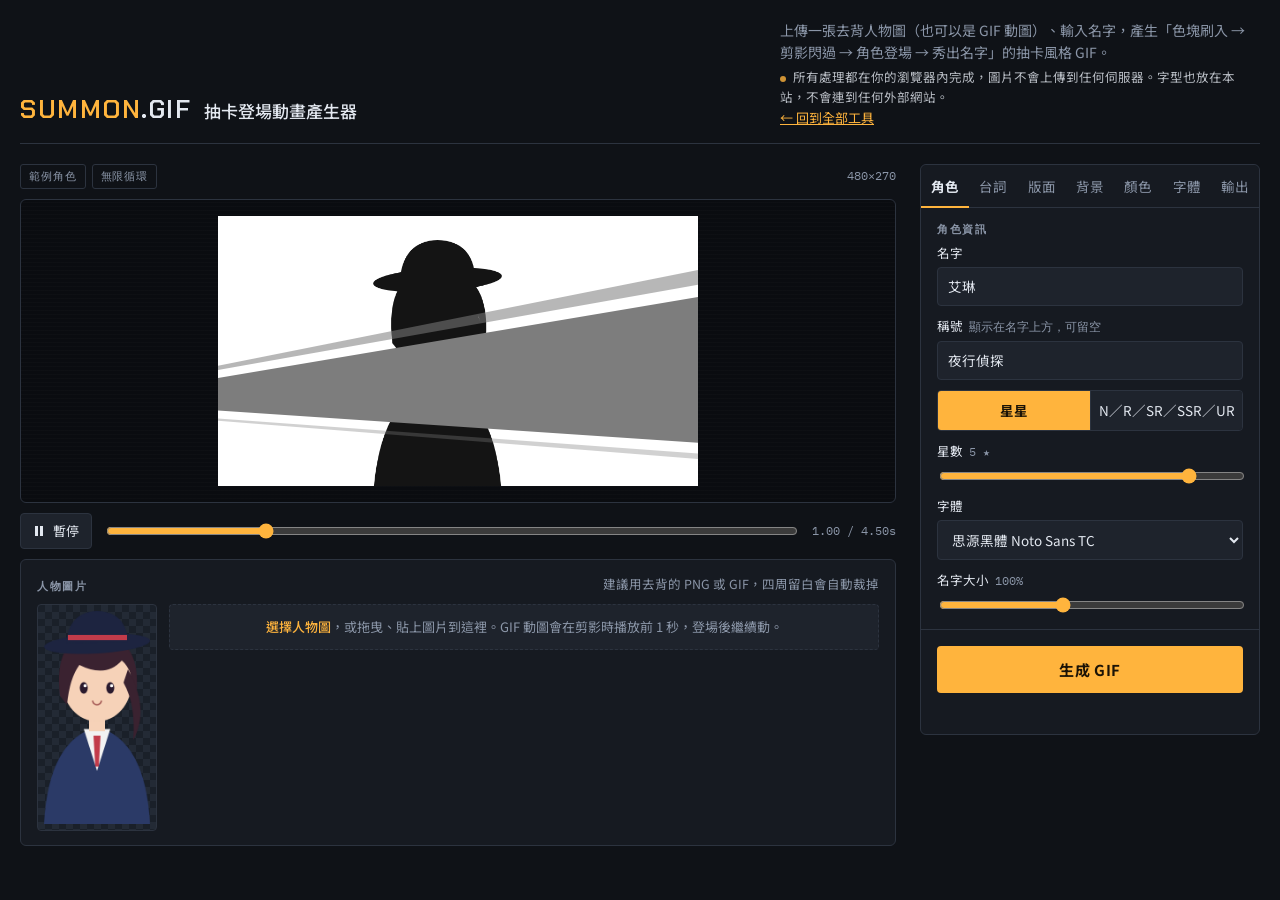
<file: gacha/index.html>
<!doctype html>
<html lang="zh-Hant">
<head>
<meta charset="utf-8">
<meta name="viewport" content="width=device-width,initial-scale=1,viewport-fit=cover">
<meta name="description" content="上傳去背人物圖、輸入名字，產生色塊刷入、剪影閃過、角色登場、秀出名字的抽卡風格 GIF。全部在瀏覽器內完成。">
<title>Summon GIF 抽卡登場動畫產生器</title>
<script src="../shared/font-source.js"></script>
<style>
@font-face{font-family:"Chakra Petch";font-weight:600;font-style:normal;font-display:swap;src:url(../fonts/chakra-petch-600.woff) format("woff")}
@font-face{font-family:"IBM Plex Mono";font-weight:400;font-style:normal;font-display:swap;src:url(../fonts/ibm-plex-mono-400.woff) format("woff")}
@font-face{font-family:"IBM Plex Mono";font-weight:600;font-style:normal;font-display:swap;src:url(../fonts/ibm-plex-mono-600.woff) format("woff")}
/* Layout: same two-pane workbench as Breach/Loading — monitor + image strip on the left, control rack on the right; stacks on phones */
:root{
  --bg:#0f1217;
  --panel:#161a21;
  --raise:#1e232c;
  --line:#2c333f;
  --fg:#e3e8f0;
  --muted:#8b96a8;
  --accent:#ffb43d;
  --accent-ink:#1b1306;
  --danger:#ff6474;
  --f-display:"Chakra Petch","Noto Sans TC",system-ui,sans-serif;
  --f-body:"Noto Sans TC",system-ui,-apple-system,"PingFang TC","Microsoft JhengHei",sans-serif;
  --f-mono:"IBM Plex Mono",ui-monospace,Menlo,Consolas,monospace;
  color-scheme:dark;
}
*{box-sizing:border-box}
[hidden]{display:none!important}
body{margin:0}
html,body{background:var(--bg);color:var(--fg)}
body{font-family:var(--f-body);font-size:14px;line-height:1.55;
  padding-left:max(16px,env(safe-area-inset-left,0px));padding-right:max(16px,env(safe-area-inset-right,0px));padding-block:20px 40px}
img{max-width:100%}
.app{max-width:1240px;margin:0 auto;display:flex;flex-direction:column;gap:20px}
.top{display:flex;flex-wrap:wrap;align-items:flex-end;justify-content:space-between;gap:8px 24px;border-bottom:1px solid var(--line);padding-bottom:14px}
.brand{display:flex;align-items:baseline;gap:12px;flex-wrap:wrap}
.mark{font-family:var(--f-display);font-weight:600;font-size:26px;letter-spacing:.06em;color:var(--accent)}
.mark b{color:var(--fg);font-weight:600}
h1{margin:0;font-size:17px;font-weight:500;color:var(--fg)}
.lede{margin:0;color:var(--muted);max-width:60ch;text-wrap:pretty}
.privacy{display:inline-block;margin-top:4px;font-size:12.5px;color:var(--fg);opacity:.8}
.privacy::before{content:"";display:inline-block;width:6px;height:6px;border-radius:50%;background:var(--accent);margin-right:7px;vertical-align:middle}
.home{color:var(--accent);font-size:13px}
.layout{display:grid;grid-template-columns:minmax(0,1fr) 340px;gap:24px;align-items:start}
@media (max-width:880px){.layout{grid-template-columns:minmax(0,1fr)}}
.stage{display:flex;flex-direction:column;gap:10px;min-width:0}
.stage-bar{display:flex;justify-content:space-between;align-items:center;gap:10px;flex-wrap:wrap}
.chips{display:flex;gap:6px;flex-wrap:wrap;min-width:0}
.chip{font-family:var(--f-mono);font-size:11px;letter-spacing:.08em;text-transform:uppercase;padding:3px 8px;border:1px solid var(--line);border-radius:3px;color:var(--muted);white-space:nowrap}
.mono{font-family:var(--f-mono);font-size:12px;color:var(--muted);font-variant-numeric:tabular-nums}
.monitor{position:relative;background:
   repeating-linear-gradient(0deg,transparent 0 3px,rgba(255,255,255,.015) 3px 4px),#0a0c10;
  border:1px solid var(--line);border-radius:6px;padding:16px;display:grid;place-items:center;min-height:240px}
#preview{display:block;max-width:100%;height:auto}
.hint{margin:0;color:var(--muted);font-size:12.5px}

button{font:inherit;color:inherit;cursor:pointer}
button:focus-visible,input:focus-visible,select:focus-visible,label:focus-within>span{outline:2px solid var(--accent);outline-offset:2px}
.btn{display:inline-flex;align-items:center;gap:8px;background:var(--raise);border:1px solid var(--line);border-radius:4px;padding:7px 12px;font-size:13px}
.btn:hover{border-color:var(--muted)}
.btn-primary{width:100%;justify-content:center;background:var(--accent);color:var(--accent-ink);border:0;border-radius:4px;padding:12px;font-weight:700;font-size:15px;letter-spacing:.04em}
.btn-primary:hover{filter:brightness(1.08)}
button:disabled{opacity:.45;cursor:not-allowed}

/* image strip */
.strip{background:var(--panel);border:1px solid var(--line);border-radius:6px;padding:14px 16px;display:flex;flex-direction:column;gap:10px}
.strip-head{display:flex;justify-content:space-between;align-items:center;gap:10px;flex-wrap:wrap}
.strip-head h2,.group h2{margin:0;font:600 11px/1 var(--f-mono);letter-spacing:.14em;text-transform:uppercase;color:var(--muted)}
.drop{border:1px dashed var(--line);border-radius:4px;padding:12px;text-align:center;color:var(--muted);cursor:pointer;background:var(--raise);font-size:13px}
.drop:hover,.drop.over{border-color:var(--accent);color:var(--fg)}
.drop strong{color:var(--accent);font-weight:500}
.thumbs{display:grid;grid-template-columns:repeat(auto-fill,minmax(92px,1fr));gap:8px;list-style:none;margin:0;padding:0}
.thumb{position:relative;border:1px solid var(--line);border-radius:4px;overflow:hidden;background:var(--raise);display:flex;flex-direction:column}
.thumb.dragging{opacity:.4}
.thumb.target{outline:2px solid var(--accent);outline-offset:1px}
.thumb .pic{aspect-ratio:1;width:100%;max-width:100%;object-fit:cover;display:block;background:#0a0c10;cursor:grab}
.thumb .num{position:absolute;top:4px;left:4px;font:600 11px/1 var(--f-mono);background:var(--accent);color:var(--accent-ink);padding:3px 5px;border-radius:2px}
.thumb .tag{position:absolute;top:4px;right:4px;font:600 10px/1 var(--f-mono);letter-spacing:.06em;background:#0a0c10cc;color:var(--muted);padding:3px 5px;border-radius:2px;border:1px solid var(--line)}
.thumb .acts{display:flex;border-top:1px solid var(--line)}
.thumb .acts button{flex:1;border:0;background:none;color:var(--fg);padding:5px 0;font-size:12px}
.thumb .acts button+button{border-left:1px solid var(--line)}
.thumb .acts button:hover{background:var(--line)}
.thumb .acts button:disabled{opacity:.25;background:none}
.thumb .acts .del{color:var(--danger)}

/* control rack */
.panel{background:var(--panel);border:1px solid var(--line);border-radius:6px;display:flex;flex-direction:column}
.group{padding:14px 16px;border-bottom:1px solid var(--line);display:flex;flex-direction:column;gap:10px}
.row{display:flex;gap:8px;align-items:center;flex-wrap:wrap}
.two{display:grid;grid-template-columns:1fr 1fr;gap:10px}
.field{display:flex;flex-direction:column;gap:5px;min-width:0}
.field>span{font-size:12.5px;color:var(--fg)}
.val{font-style:normal;color:var(--muted);font-family:var(--f-mono);font-size:11.5px;margin-left:6px;font-variant-numeric:tabular-nums}
input[type=text],select{width:100%;background:var(--raise);border:1px solid var(--line);border-radius:4px;color:var(--fg);padding:8px 10px;font:inherit;font-size:13.5px}
input[type=range]{accent-color:var(--accent);width:100%}
.check{display:flex;align-items:center;gap:8px;font-size:13px;cursor:pointer}
.check input{accent-color:var(--accent);width:16px;height:16px}
/* segmented control (radio based) */
.seg{display:grid;grid-template-columns:1fr 1fr;border:1px solid var(--line);border-radius:4px;overflow:hidden}
.seg label{position:relative;cursor:pointer;display:block}
.seg input{position:absolute;opacity:0;pointer-events:none}
.seg span{display:flex;align-items:center;justify-content:center;gap:6px;height:100%;background:var(--raise);padding:9px 6px;font-size:13.5px;color:var(--fg);text-align:center}
.seg label:nth-child(even) span{border-left:1px solid var(--line)}
.seg label:nth-child(n+3) span{border-top:1px solid var(--line)}
.seg input:checked+span{background:var(--accent);color:var(--accent-ink);font-weight:700}
.seg label:focus-within>span{outline-offset:-2px}
.bar-ico{display:inline-block;width:26px;height:9px;flex:none}
.bi-outline{border:2px solid currentColor;padding:1px;background:linear-gradient(90deg,currentColor 0 60%,transparent 60%) content-box}
.bi-solid{background:linear-gradient(90deg,currentColor 0 60%,transparent 60%)}
.colors{display:grid;grid-template-columns:1fr 1fr;gap:10px}
.color{display:flex;align-items:center;gap:8px;cursor:pointer}
.color input[type=color]{width:34px;height:28px;border:1px solid var(--line);border-radius:4px;background:var(--raise);padding:2px;cursor:pointer;flex:none}
.color .t{display:flex;flex-direction:column;line-height:1.3;font-size:12.5px}
.color .val{margin-left:0}
.swatches{display:flex;gap:6px;flex-wrap:wrap}
.swatches button{display:flex;align-items:center;gap:6px;background:var(--raise);border:1px solid var(--line);border-radius:4px;padding:4px 8px 4px 4px;font-size:12px}
.swatches button:hover{border-color:var(--muted)}
.swatches i{display:inline-flex;width:22px;height:16px;border-radius:2px;overflow:hidden;border:1px solid var(--line)}
.swatches i b{flex:1}
.actions{padding:16px;display:flex;flex-direction:column;gap:10px}
.bar{height:6px;background:var(--raise);border-radius:3px;overflow:hidden}
.bar i{display:block;height:100%;width:0;background:var(--accent);transition:width .1s}
.status{margin:0;font-size:12.5px;color:var(--muted);min-height:1.2em}
.status.err{color:var(--danger)}

.result{display:flex;flex-direction:column;gap:10px;border:1px solid var(--line);border-radius:6px;padding:14px;background:var(--panel)}
.result-head{display:flex;justify-content:space-between;align-items:center;gap:10px;flex-wrap:wrap}
.result-head strong{font-family:var(--f-display);font-weight:600;letter-spacing:.06em;font-size:15px}
.result img{display:block;max-width:100%;height:auto;max-height:60vh;margin:0 auto;border-radius:3px}
@media (prefers-reduced-motion:reduce){*{transition:none!important}}

.transport{display:flex;align-items:center;gap:12px}
.transport input{flex:1;min-width:0}
.btn svg{width:12px;height:12px;fill:currentColor}
.char-row{display:grid;grid-template-columns:120px minmax(0,1fr);gap:12px;align-items:start}
@media (max-width:480px){.char-row{grid-template-columns:minmax(0,1fr)}}
.char-thumb{aspect-ratio:3/4;max-width:100%;border:1px solid var(--line);border-radius:4px;display:grid;place-items:center;padding:6px;
  background:repeating-conic-gradient(#232a35 0 25%,#1a2029 0 50%) 0 0/14px 14px}
.char-thumb img{max-height:100%;max-width:100%;object-fit:contain;display:block}
.char-side{display:flex;flex-direction:column;gap:10px;min-width:0}
.opaque{display:flex;flex-direction:column;gap:8px}
.warn{color:var(--accent)}
.colors{grid-template-columns:1fr 1fr}
.bg-box{display:flex;flex-direction:column;gap:10px}
.bg-pick{display:grid;grid-template-columns:120px minmax(0,1fr);gap:10px;align-items:center}
.bg-thumb{aspect-ratio:16/9;max-width:100%;border:1px solid var(--line);border-radius:4px;display:grid;place-items:center;overflow:hidden;
  background:repeating-conic-gradient(#232a35 0 25%,#1a2029 0 50%) 0 0/14px 14px}
.bg-thumb img{width:100%;height:100%;object-fit:cover;display:block}
.bg-btns{display:flex;flex-direction:column;align-items:flex-start;gap:6px;min-width:0}
.bg-btns .hint{overflow:hidden;text-overflow:ellipsis;white-space:nowrap;max-width:100%}
textarea{width:100%;background:var(--raise);border:1px solid var(--line);border-radius:4px;color:var(--fg);padding:8px 10px;font:inherit;font-size:13.5px;resize:vertical;min-height:58px}
.seg5{grid-template-columns:repeat(5,1fr)}
.seg5 label span{border-left:1px solid var(--line);border-top:0!important}
.seg5 label:first-child span{border-left:0}
</style>
</head>
<body>

<div class="app">
  <header class="top">
    <div class="brand"><span class="mark">SUMMON<b>.GIF</b></span><h1>抽卡登場動畫產生器</h1></div>
    <p class="lede">上傳一張去背人物圖（也可以是 GIF 動圖）、輸入名字，產生「色塊刷入 → 剪影閃過 → 角色登場 → 秀出名字」的抽卡風格 GIF。<br><span class="privacy">所有處理都在你的瀏覽器內完成，圖片不會上傳到任何伺服器。<span id="fontNote"></span></span><br><a class="home" href="../index.html">← 回到全部工具</a></p>
  </header>

  <main class="layout">
    <section class="stage">
      <div class="stage-bar">
        <div class="chips"><span class="chip" id="srcLabel">範例角色</span><span class="chip" id="loopLabel">無限循環</span></div>
        <span class="mono" id="dims">480×270</span>
      </div>
      <div class="monitor"><canvas id="preview" width="480" height="270" aria-label="動畫預覽"></canvas></div>
      <div class="transport">
        <button class="btn" id="play" type="button"><svg viewBox="0 0 12 12" aria-hidden="true"><path id="playIcon" d="M2 1h3v10H2zM7 1h3v10H7z"/></svg><span id="playText">暫停</span></button>
        <input type="range" id="scrub" min="0" max="100" value="0" step="1" aria-label="時間軸">
        <span class="mono" id="time">0.00 / 0.00s</span>
      </div>

      <div class="strip">
        <div class="strip-head"><h2>人物圖片</h2><span class="hint">建議用去背的 PNG 或 GIF，四周留白會自動裁掉</span></div>
        <div class="char-row">
          <div class="char-thumb"><img id="thumb" alt="目前的人物圖"></div>
          <div class="char-side">
            <label class="drop" id="drop" for="file"><strong>選擇人物圖</strong>，或拖曳、貼上圖片到這裡。GIF 動圖會在剪影時播放前 1 秒，登場後繼續動。</label>
            <input type="file" id="file" accept="image/*" hidden>
            <div id="opaqueBox" hidden class="opaque">
              <p class="hint warn">這張圖沒有透明背景，剪影會變成一整塊方形。</p>
              <label class="check"><input type="checkbox" id="removeBg">自動去除邊緣的底色</label>
              <label class="field" id="tolRow" hidden><span>去背容許度<em class="val" id="tolVal">40</em></span>
                <input type="range" id="tol" min="5" max="120" step="5" value="40"></label>
            </div>
          </div>
        </div>
      </div>

      <div class="result" id="result" hidden>
        <div class="result-head"><strong>輸出結果</strong><span class="mono" id="outMeta"></span></div>
        <img id="out" alt="生成的 GIF 動畫">
        <div class="row">
          <button class="btn" id="save" type="button" hidden>儲存 GIF</button>
          <span class="hint" id="saveHint">也可以在圖片上按右鍵（手機長按）另存。</span>
        </div>
      </div>
    </section>

    <aside class="panel" aria-label="設定">
      <div class="tabbar" data-tabs="summon"></div>
      <div class="pane" data-label="角色">
      <div class="group">
        <h2>角色資訊</h2>
        <label class="field"><span>名字</span><input type="text" id="name" value="艾琳" maxlength="20"></label>
        <label class="field"><span>稱號<em class="val">顯示在名字上方，可留空</em></span><input type="text" id="sub" value="夜行偵探" maxlength="24"></label>
        <div class="seg" role="radiogroup" aria-label="稀有度顯示方式">
          <label><input type="radio" name="rankMode" value="stars" checked><span>星星</span></label>
          <label><input type="radio" name="rankMode" value="rarity"><span>N／R／SR／SSR／UR</span></label>
        </div>
        <label class="field" data-rank="stars"><span>星數<em class="val" id="starsVal">5 ★</em></span>
          <input type="range" id="stars" min="0" max="6" step="1" value="5"></label>
        <div class="field" data-rank="rarity" hidden><span>稀有度</span>
          <div class="seg seg5" role="radiogroup" aria-label="稀有度">
            <label><input type="radio" name="rarity" value="N"><span>N</span></label>
            <label><input type="radio" name="rarity" value="R"><span>R</span></label>
            <label><input type="radio" name="rarity" value="SR"><span>SR</span></label>
            <label><input type="radio" name="rarity" value="SSR" checked><span>SSR</span></label>
            <label><input type="radio" name="rarity" value="UR"><span>UR</span></label>
          </div>
        </div>
        <label class="field" data-rank="rarity" hidden><span>稀有度字體</span><select id="rankFont"></select></label>
        <label class="check" data-rank="rarity" hidden><input type="checkbox" id="rainbow">彩虹漸層（選 UR 時自動開啟）</label>
        <label class="field"><span>字體</span><select id="font"></select></label>
        <label class="field"><span>名字大小<em class="val" id="nameScaleVal">100%</em></span>
          <input type="range" id="nameScale" min="60" max="160" step="5" value="100"></label>
      </div>
      </div>

      <div class="pane" data-label="台詞">
      <div class="group">
        <h2>台詞</h2>
        <label class="field"><span>台詞<em class="val">角色登場後出現在旁邊，留空則不顯示；可換行</em></span>
          <textarea id="line" rows="2" maxlength="80">今晚的月色，很適合查案。</textarea></label>
        <div class="seg" role="radiogroup" aria-label="台詞排列">
          <label><input type="radio" name="lineDir" value="h" checked><span>橫排</span></label>
          <label><input type="radio" name="lineDir" value="v"><span>直排</span></label>
        </div>
        <div class="two">
          <label class="field"><span>出現方式</span>
            <select id="lineFx"><option value="fade">淡入微移</option><option value="type">逐字出現</option><option value="slide">快速滑入</option></select></label>
          <label class="field"><span>字體</span><select id="lineFont"></select></label>
        </div>
        <label class="field"><span>台詞大小<em class="val" id="lineScaleVal">100%</em></span>
          <input type="range" id="lineScale" min="50" max="200" step="5" value="100"></label>
        <div class="two">
          <label class="field"><span>水平位置<em class="val" id="lineXVal">0</em></span>
            <input type="range" id="lineX" min="-40" max="40" step="1" value="0"></label>
          <label class="field"><span>垂直位置<em class="val" id="lineYVal">0</em></span>
            <input type="range" id="lineY" min="-10" max="70" step="1" value="0"></label>
        </div>
        <label class="color"><input type="color" id="lineColor" value="#141414"><span class="t">台詞顏色<span class="val" id="lineColorHex"></span></span></label>
        <div class="row" style="gap:16px">
          <label class="check"><input type="checkbox" id="lineBrackets" checked>自動加上「」</label>
          <label class="check"><input type="checkbox" id="lineStroke" checked>底色描邊</label>
        </div>
      </div>
      </div>

      <div class="pane" data-label="版面">
      <div class="group">
        <h2>版面</h2>
        <div class="seg" role="radiogroup" aria-label="人物位置">
          <label><input type="radio" name="side" value="right" checked><span>人物在右</span></label>
          <label><input type="radio" name="side" value="left"><span>人物在左</span></label>
        </div>
        <label class="field"><span>人物大小<em class="val" id="charScaleVal">100%</em></span>
          <input type="range" id="charScale" min="50" max="160" step="5" value="100"></label>
        <label class="field"><span>人物水平位置<em class="val" id="charXVal">0</em></span>
          <input type="range" id="charX" min="-25" max="25" step="1" value="0"></label>
        <label class="field"><span>人物垂直位置<em class="val" id="charYVal">0</em></span>
          <input type="range" id="charY" min="-30" max="30" step="1" value="0"></label>
        <label class="check"><input type="checkbox" id="dropShadow" checked>角色登場時加上黑影</label>
        <label class="field"><span>刷入色塊角度<em class="val" id="wedgeAngVal">0°</em></span>
          <input type="range" id="wedgeAng" min="-60" max="60" step="5" value="0"></label>
        <label class="field"><span>名字色塊落下角度<em class="val" id="bandAngVal">0°</em></span>
          <input type="range" id="bandAng" min="-45" max="45" step="5" value="0"></label>
        <p class="hint">以預設方向為 0°。名字色塊會繞著名字的位置轉，名字會盡量留在色塊上。</p>
      </div>
      </div>

      <div class="pane" data-label="背景">
      <div class="group">
        <h2>背景</h2>
        <div class="seg" role="radiogroup" aria-label="背景類型">
          <label><input type="radio" name="bgMode" value="color" checked><span>純色（底色）</span></label>
          <label><input type="radio" name="bgMode" value="image"><span>圖片</span></label>
        </div>
        <div data-bg="image" hidden class="bg-box">
          <div class="bg-pick">
            <div class="bg-thumb" id="bgThumbBox"><img id="bgThumb" alt="背景圖預覽" hidden><span class="hint" id="bgEmpty">尚未選擇</span></div>
            <div class="bg-btns">
              <button class="btn" type="button" id="bgPick">選擇背景圖</button>
              <button class="btn" type="button" id="bgClear" hidden>移除</button>
              <span class="hint" id="bgName"></span>
            </div>
          </div>
          <input type="file" id="bgFile" accept="image/*" hidden>
          <label class="field"><span>擺放</span>
            <select id="bgFit"><option value="cover">填滿裁切</option><option value="contain">完整顯示（空白處補底色）</option></select></label>
          <label class="field"><span>模糊<em class="val" id="bgBlurVal">0</em></span>
            <input type="range" id="bgBlur" min="0" max="20" step="1" value="0"></label>
          <label class="field"><span>蓋一層底色<em class="val" id="bgDimVal">0%</em></span>
            <input type="range" id="bgDim" min="0" max="90" step="5" value="0"></label>
          <label class="check"><input type="checkbox" id="bgZoom">緩慢推近</label>
          <p class="hint">支援 GIF 背景。模糊和蓋底色可以讓角色、名字更突出；緩慢推近或 GIF 背景會讓每一格都不同，檔案會變大。</p>
        </div>
      </div>
      </div>

      <div class="pane" data-label="顏色">
      <div class="group">
        <h2>顏色</h2>
        <div class="colors">
          <label class="color"><input type="color" id="bg" value="#ffffff"><span class="t">底色<span class="val" id="bgHex"></span></span></label>
          <label class="color"><input type="color" id="shadow" value="#141414"><span class="t">剪影／黑影<span class="val" id="shadowHex"></span></span></label>
          <label class="color"><input type="color" id="bandA" value="#7d7d7d"><span class="t">刷入色塊<span class="val" id="bandAHex"></span></span></label>
          <label class="color"><input type="color" id="bandB" value="#8a8a8a"><span class="t">名字色塊<span class="val" id="bandBHex"></span></span></label>
          <label class="color"><input type="color" id="text" value="#ffffff"><span class="t">文字<span class="val" id="textHex"></span></span></label>
          <label class="color"><input type="color" id="star" value="#ffc93d"><span class="t">星星／稀有度<span class="val" id="starHex"></span></span></label>
        </div>
        <div class="swatches" id="swatches" aria-label="快速配色"></div>
      </div>
      </div>

      <div class="pane" data-label="字體">
      <div class="group">
        <h2>自訂字體</h2>
        <div id="userFonts"></div>
      </div>
      </div>

      <div class="pane" data-label="輸出">
      <div class="group">
        <h2>輸出</h2>
        <div class="two">
          <label class="field"><span>寬度</span>
            <select id="size"><option value="320">320 px</option><option value="400">400 px</option><option value="480" selected>480 px</option><option value="640">640 px</option></select></label>
          <label class="field"><span>比例</span>
            <select id="ratio"><option value="0.5625" selected>16 : 9</option><option value="0.75">4 : 3</option><option value="1">1 : 1</option><option value="1.25">4 : 5</option></select></label>
        </div>
        <label class="field"><span>動畫速度<em class="val" id="speedVal">1.0×</em></span>
          <input type="range" id="speed" min="0.5" max="2" step="0.1" value="1"></label>
        <label class="field"><span>結尾停留<em class="val" id="holdVal">1.5 秒</em></span>
          <input type="range" id="hold" min="0" max="5" step="0.5" value="1.5"></label>
        <label class="check"><input type="checkbox" id="loop" checked>無限循環（取消則只播一次）</label>
      </div>
      </div>

      <div class="actions">
        <button class="btn-primary" id="make" type="button">生成 GIF</button>
        <div class="bar" id="prog" hidden><i></i></div>
        <p class="status" id="status"></p>
      </div>
    </aside>
  </main>
</div>

<script src="../shared/user-fonts.js"></script>
<script src="../shared/tabs.js"></script>
<script>
(()=>{
"use strict";
if(window.FontSource)FontSource.ready.then(s=>{const n=document.getElementById("fontNote");if(!n)return;
  n.textContent=s==="local"?"字型也放在本站，不會連到任何外部網站。":s==="google"?"字型暫時從 Google Fonts 下載（不會傳送你輸入的文字）。":"";});
const $=id=>document.getElementById(id);

/* ---------- fonts (all free, from Google Fonts) ---------- */
const FONTS=[
  {fam:"Noto Sans TC",lab:"思源黑體 Noto Sans TC",w:700,cjk:true},
  {fam:"Noto Serif TC",lab:"思源宋體 Noto Serif TC",w:700,cjk:true},
  {fam:"LXGW WenKai TC",lab:"霞鶩文楷 LXGW WenKai",w:700,cjk:true},
  {fam:"Chiron GoRound TC",lab:"昭源圓體 Chiron GoRound",w:700,cjk:true},
  {fam:"Huninn",lab:"粉圓體 Huninn",w:400,cjk:true},
  {fam:"Iansui",lab:"芫荽 Iansui（手寫感）",w:400,cjk:true},
  {fam:"Press Start 2P",lab:"Press Start 2P（像素，僅英數）",w:400,cjk:false},
  {fam:"Silkscreen",lab:"Silkscreen（像素，僅英數）",w:400,cjk:false},
  {fam:"VT323",lab:"VT323（終端機，僅英數）",w:400,cjk:false},
  {fam:"Bungee",lab:"Bungee（粗體招牌，僅英數）",w:400,cjk:false},
  {fam:"Fredoka",lab:"Fredoka（圓潤，僅英數）",w:600,cjk:false},
];
function fontLoad(f,text){
  if(f.user)return document.fonts.load('400 40px "'+f.fam+'"',text).catch(()=>{});
  return window.FontSource?FontSource.load(f.fam,f.w,text):Promise.resolve();
}

function fontOf(fam){return FONTS.find(f=>f.fam===fam)||FONTS[0]}


/* ---------- state ---------- */
const S={frames:[],delays:[],total:0,name:"艾琳",sub:"夜行偵探",stars:5,line:"今晚的月色，很適合查案。",lineDir:"h",lineFx:"fade",lineFont:"LXGW WenKai TC",lineScale:1,lineX:0,lineY:0,lineColor:"#141414",lineBrackets:true,lineStroke:true,bgMode:"color",bgFit:"cover",bgBlur:0,bgDim:0,bgZoom:false,rankMode:"stars",rarity:"SSR",rankFont:"Bungee",rainbow:false,wedgeAng:0,bandAng:0,font:"Noto Sans TC",nameScale:1,
  side:"right",charScale:1,charX:0,charY:0,dropShadow:true,
  bg:"#ffffff",shadow:"#141414",bandA:"#7d7d7d",bandB:"#8a8a8a",text:"#ffffff",star:"#ffc93d",
  size:480,ratio:.5625,speed:1,hold:1.5,loop:true,removeBg:false,tol:40};
const STEP=50;
let src=null; // {frames:[{cv,delay}], name, sample, opaque}

/* ---------- sample character (drawn locally) ---------- */
function sampleChar(){
  const c=document.createElement("canvas");c.width=360;c.height=520;const x=c.getContext("2d");
  // coat
  x.fillStyle="#2b3a67";x.beginPath();x.moveTo(60,520);x.quadraticCurveTo(70,330,180,300);x.quadraticCurveTo(290,330,300,520);x.fill();
  x.fillStyle="#f2f2f2";x.beginPath();x.moveTo(150,305);x.lineTo(180,400);x.lineTo(210,305);x.fill();
  x.fillStyle="#c23b4a";x.beginPath();x.moveTo(172,320);x.lineTo(188,320);x.lineTo(184,390);x.lineTo(176,390);x.fill();
  // neck + head
  x.fillStyle="#f6d2b8";x.fillRect(162,250,36,60);
  x.beginPath();x.ellipse(180,200,78,88,0,0,7);x.fill();
  // hair
  x.fillStyle="#3a2230";x.beginPath();x.moveTo(96,230);x.quadraticCurveTo(80,90,180,96);x.quadraticCurveTo(286,92,268,240);
  x.quadraticCurveTo(262,170,236,150);x.quadraticCurveTo(200,190,140,160);x.quadraticCurveTo(118,190,112,250);x.closePath();x.fill();
  x.beginPath();x.moveTo(250,170);x.quadraticCurveTo(300,260,262,330);x.quadraticCurveTo(268,250,240,200);x.fill();
  // eyes + mouth
  x.fillStyle="#2a1a2e";x.beginPath();x.ellipse(150,212,9,13,0,0,7);x.ellipse(210,212,9,13,0,0,7);x.fill();
  x.fillStyle="#fff";x.beginPath();x.arc(153,207,3.5,0,7);x.arc(213,207,3.5,0,7);x.fill();
  x.strokeStyle="#a0524f";x.lineWidth=3;x.lineCap="round";x.beginPath();x.arc(180,240,10,.2,Math.PI-.2);x.stroke();
  // hat
  x.fillStyle="#1d2440";x.beginPath();x.ellipse(180,112,120,22,-.06,0,7);x.fill();
  x.beginPath();x.moveTo(110,112);x.quadraticCurveTo(116,40,180,38);x.quadraticCurveTo(246,40,250,108);x.fill();
  x.fillStyle="#c23b4a";x.fillRect(114,92,134,12);
  return c;
}

/* ---------- image prep: optional background removal + trim ---------- */
function isOpaque(img){
  const iw=img.naturalWidth||img.width,ih=img.naturalHeight||img.height;
  const c=document.createElement("canvas"),w=c.width=Math.min(200,iw),h=c.height=Math.max(1,Math.round(w*ih/iw));
  const x=c.getContext("2d",{willReadFrequently:true});x.drawImage(img,0,0,w,h);const d=x.getImageData(0,0,w,h).data;
  let t=0,n=0;for(let i=0;i<w;i++)for(const j of[0,h-1]){if(d[(j*w+i)*4+3]<250)t++;n++}
  for(let j=0;j<h;j++)for(const i of[0,w-1]){if(d[(j*w+i)*4+3]<250)t++;n++}
  return t/n<.05;
}
function removeBgData(d,w,h){
  const ref=[0,(w-1),(h-1)*w,(h*w-1)].map(p=>[d[p*4],d[p*4+1],d[p*4+2]]);
  const tol=S.tol*S.tol*3,seen=new Uint8Array(w*h),stack=[];
  const near=p=>{const r=d[p*4],g=d[p*4+1],b=d[p*4+2];for(const q of ref){const a=r-q[0],bb=g-q[1],cc=b-q[2];if(a*a+bb*bb+cc*cc<=tol)return true}return false};
  for(let i=0;i<w;i++){stack.push(i,(h-1)*w+i)}for(let j=0;j<h;j++){stack.push(j*w,j*w+w-1)}
  while(stack.length){const p=stack.pop();if(seen[p])continue;seen[p]=1;if(!near(p))continue;d[p*4+3]=0;
    const px=p%w,py=(p/w)|0;if(px>0)stack.push(p-1);if(px<w-1)stack.push(p+1);if(py>0)stack.push(p-w);if(py<h-1)stack.push(p+w);}
  for(let p=0;p<w*h;p++){if(d[p*4+3]===0)continue;const px=p%w,py=(p/w)|0;
    if((px>0&&d[(p-1)*4+3]===0)||(px<w-1&&d[(p+1)*4+3]===0)||(py>0&&d[(p-w)*4+3]===0)||(py<h-1&&d[(p+w)*4+3]===0))d[p*4+3]=150;}
}
function prepare(){
  if(!src)return;
  const f0=src.frames[0].cv,iw=f0.naturalWidth||f0.width,ih=f0.naturalHeight||f0.height;
  const lim=src.frames.length>1?900:1400;
  const k=Math.min(1,lim/Math.max(iw,ih)),w=Math.max(1,Math.round(iw*k)),h=Math.max(1,Math.round(ih*k));
  const cvs=[];let x0=w,y0=h,x1=-1,y1=-1;
  for(const f of src.frames){
    const c=document.createElement("canvas");c.width=w;c.height=h;const x=c.getContext("2d",{willReadFrequently:true});
    x.drawImage(f.cv,0,0,w,h);const id=x.getImageData(0,0,w,h),d=id.data;
    if(src.opaque&&S.removeBg){removeBgData(d,w,h);x.putImageData(id,0,0)}
    for(let j=0;j<h;j++)for(let i=0;i<w;i++){if(d[(j*w+i)*4+3]>12){if(i<x0)x0=i;if(i>x1)x1=i;if(j<y0)y0=j;if(j>y1)y1=j}}
    cvs.push(c);
  }
  if(x1<0){x0=0;y0=0;x1=w-1;y1=h-1}
  const tw=x1-x0+1,th=y1-y0+1;
  S.frames=cvs.map(c=>{const t=document.createElement("canvas");t.width=tw;t.height=th;t.getContext("2d").drawImage(c,x0,y0,tw,th,0,0,tw,th);return t});
  S.delays=src.frames.map(f=>f.delay||100);
  S.total=S.delays.reduce((a,b)=>a+b,0);
  sils={key:"",list:[]};
}
let sils={key:"",list:[]};
function silOf(i){
  if(sils.key!==S.shadow)sils={key:S.shadow,list:[]};
  if(!sils.list[i]){const f=S.frames[i],c=document.createElement("canvas");c.width=f.width;c.height=f.height;const x=c.getContext("2d");
    x.drawImage(f,0,0);x.globalCompositeOperation="source-in";x.fillStyle=S.shadow;x.fillRect(0,0,c.width,c.height);sils.list[i]=c}
  return sils.list[i];
}
/* GIF time → frame index; the silhouette phase starts the GIF from 0, so it shows the GIF's first second */
function frameAt(ms){
  if(S.frames.length<2)return 0;
  let t=((ms%S.total)+S.total)%S.total;
  for(let i=0;i<S.delays.length;i++){if(t<S.delays[i])return i;t-=S.delays[i]}
  return S.delays.length-1;
}
function rebuildChar(){prepare()}

/* ---------- GIF decoder (pure JS, runs locally) ---------- */
function decodeGif(buf,maxFrames){
  const d=new Uint8Array(buf);let p=0;
  const u16=()=>{const v=d[p]|(d[p+1]<<8);p+=2;return v};
  if(String.fromCharCode(d[0],d[1],d[2])!=="GIF")throw new Error("不是有效的 GIF 檔");
  p=6;const W=u16(),H=u16(),pk=d[p++];p+=2;
  let gct=null;if(pk&0x80){const n=3*(1<<((pk&7)+1));gct=d.subarray(p,p+n);p+=n}
  const screen=new Uint8ClampedArray(W*H*4),frames=[];
  let gce={disp:0,trans:-1,delay:0},prevDisp=0,prevRect=null,saved=null;
  const subBlocks=()=>{const parts=[];let len=0;while(p<d.length){const n=d[p++];if(!n)break;parts.push(d.subarray(p,p+n));len+=n;p+=n}
    const out=new Uint8Array(len);let o=0;for(const s of parts){out.set(s,o);o+=s.length}return out};
  while(p<d.length&&frames.length<maxFrames){
    const b=d[p++];
    if(b===0x3B)break;
    if(b===0x21){const lab=d[p++];
      if(lab===0xF9){p++;const f=d[p++];const delay=u16();const ti=d[p++];p++;gce={disp:(f>>2)&7,trans:(f&1)?ti:-1,delay}}
      else subBlocks();
      continue}
    if(b!==0x2C)break;
    const fx=u16(),fy=u16(),fw=u16(),fh=u16(),ip=d[p++];
    let ct=gct;if(ip&0x80){const n=3*(1<<((ip&7)+1));ct=d.subarray(p,p+n);p+=n}
    const min=d[p++],data=subBlocks();
    // apply previous frame's disposal
    if(prevDisp===2&&prevRect){const[rx,ry,rw,rh]=prevRect;for(let y=ry;y<ry+rh&&y<H;y++)for(let x=rx;x<rx+rw&&x<W;x++)screen.fill(0,(y*W+x)*4,(y*W+x)*4+4)}
    else if(prevDisp===3&&saved)screen.set(saved);
    if(gce.disp===3)saved=screen.slice();
    const idx=lzwDecode(min,data,fw*fh);
    const rows=new Int32Array(fh);
    if(ip&0x40){let r=0;for(const[s,st]of[[0,8],[4,8],[2,4],[1,2]])for(let y=s;y<fh;y+=st)rows[r++]=y}else for(let y=0;y<fh;y++)rows[y]=y;
    if(ct)for(let r=0;r<fh;r++){const y=fy+rows[r];if(y>=H)continue;
      for(let x=0;x<fw;x++){const sx=fx+x;if(sx>=W)continue;const ci=idx[r*fw+x];if(ci===gce.trans)continue;
        const o=(y*W+sx)*4;screen[o]=ct[ci*3];screen[o+1]=ct[ci*3+1];screen[o+2]=ct[ci*3+2];screen[o+3]=255}}
    const c=document.createElement("canvas");c.width=W;c.height=H;c.getContext("2d").putImageData(new ImageData(screen.slice(),W,H),0,0);
    frames.push({cv:c,delay:gce.delay<=1?100:gce.delay*10});
    prevDisp=gce.disp;prevRect=[fx,fy,fw,fh];gce={disp:0,trans:-1,delay:0};
  }
  if(!frames.length)throw new Error("GIF 裡沒有可讀的畫面");
  return frames;
}
function lzwDecode(min,data,n){
  const out=new Uint8Array(n),clear=1<<min,eoi=clear+1;
  const prefix=new Uint16Array(4096),suffix=new Uint8Array(4096),stack=new Uint8Array(4097);
  for(let i=0;i<clear;i++)suffix[i]=i;
  let size=min+1,mask=(1<<size)-1,next=eoi+1,old=-1,first=0,cur=0,bits=0,pos=0,op=0;
  while(op<n){
    while(bits<size&&pos<data.length){cur|=data[pos++]<<bits;bits+=8}
    if(bits<size)break;
    let code=cur&mask;cur>>>=size;bits-=size;
    if(code===clear){size=min+1;mask=(1<<size)-1;next=eoi+1;old=-1;continue}
    if(code===eoi)break;
    if(old===-1){out[op++]=suffix[code];old=first=code;continue}
    const inCode=code;let sp=0;
    if(code>=next){stack[sp++]=first;code=old}
    while(code>clear){stack[sp++]=suffix[code];code=prefix[code]}
    first=suffix[code];stack[sp++]=first;
    if(next<4096){prefix[next]=old;suffix[next]=first;next++;if((next&mask)===0&&next<4096){size++;mask=(1<<size)-1}}
    old=inCode;
    while(sp>0&&op<n)out[op++]=stack[--sp];
  }
  return out;
}

/* ---------- background image ---------- */
let bgSrc=null;            // {id, name, frames:[{cv,delay}], delays, total}
let bgCache={key:"",list:[]};
function bgFrameIdx(t){
  if(!bgSrc||bgSrc.frames.length<2)return 0;
  let x=((t%bgSrc.total)+bgSrc.total)%bgSrc.total;
  for(let i=0;i<bgSrc.delays.length;i++){if(x<bgSrc.delays[i])return i;x-=bgSrc.delays[i]}
  return bgSrc.delays.length-1;
}
function bgRender(i,W,H){
  const z=S.bgZoom?1.1:1,key=[W,H,S.bgFit,S.bgBlur,z,bgSrc.id,S.bgFit==="contain"?S.bg:""].join("|");
  if(bgCache.key!==key)bgCache={key,list:[]};
  if(bgCache.list[i])return bgCache.list[i];
  const RW=Math.round(W*z),RH=Math.round(H*z),c=document.createElement("canvas");c.width=RW;c.height=RH;
  const x=c.getContext("2d"),f=bgSrc.frames[i].cv,iw=f.naturalWidth||f.width,ih=f.naturalHeight||f.height;
  const k=S.bgFit==="cover"?Math.max(RW/iw,RH/ih):Math.min(RW/iw,RH/ih),dw=iw*k,dh=ih*k;
  x.fillStyle=S.bg;x.fillRect(0,0,RW,RH);x.imageSmoothingQuality="high";
  if(S.bgBlur>0){
    // blur by shrinking and enlarging again, twice for a softer result
    const sc=1/(1+S.bgBlur*.55),sw=Math.max(4,Math.round(RW*sc)),sh=Math.max(4,Math.round(RH*sc));
    const a=document.createElement("canvas");a.width=sw;a.height=sh;const ax=a.getContext("2d");ax.imageSmoothingQuality="high";
    ax.fillStyle=S.bg;ax.fillRect(0,0,sw,sh);ax.drawImage(f,(sw-dw*sc)/2,(sh-dh*sc)/2,dw*sc,dh*sc);
    const b=document.createElement("canvas");b.width=Math.max(2,sw>>1);b.height=Math.max(2,sh>>1);const bx=b.getContext("2d");bx.imageSmoothingQuality="high";
    bx.drawImage(a,0,0,b.width,b.height);ax.clearRect(0,0,sw,sh);ax.drawImage(b,0,0,sw,sh);
    x.drawImage(a,0,0,RW,RH);
  }else x.drawImage(f,(RW-dw)/2,(RH-dh)/2,dw,dh);
  bgCache.list[i]=c;return c;
}
function drawBg(ctx,W,H,t,T){
  ctx.fillStyle=S.bg;ctx.fillRect(0,0,W,H);
  if(S.bgMode!=="image"||!bgSrc)return;
  const c=bgRender(bgFrameIdx(t),W,H);
  const z=S.bgZoom?1+.08*clamp(t/Math.max(1,T.end-S.hold*1000)):1;
  ctx.drawImage(c,(W-W*z)/2,(H-H*z)/2,W*z,H*z);
  if(S.bgDim>0){ctx.globalAlpha=S.bgDim;ctx.fillStyle=S.bg;ctx.fillRect(0,0,W,H);ctx.globalAlpha=1}
}

/* ---------- dialogue line ---------- */
const ROT=new Set(Array.from("「」『』（）()《》〈〉【】[]…—ー～~-─:;‥｜|"));
const PUNC=new Set(Array.from("，。、．,."));
function lineText(){let s=S.line.replace(/\r/g,"").trim();if(!s)return"";
  if(S.lineBrackets&&!/^[「『“"]/.test(s))s="「"+s+"」";return s}
function drawLine(ctx,W,H,t,T,R,cw){
  const txt=lineText();if(!txt||t<T.line0)return;
  const k=1/S.speed,p0=T.line0,fo=fontOf(S.lineFont),lines=txt.split("\n").map(l=>Array.from(l));
  const total=lines.reduce((a,l)=>a+l.length,0),m=Math.min(W,H);
  let ls=Math.max(10,Math.round(m*.065*S.lineScale));
  const setF=()=>ctx.font=fo.w+" "+ls+'px "'+fo.fam+'",sans-serif';setF();
  const fcx=W*(.70+S.charX/100),half=(cw||W*.3)/2;
  let bl,bw,bt,outer;
  if(S.lineDir==="h"){
    let mw=Math.max(...lines.map(l=>ctx.measureText(l.join("")).width));
    const right=fcx-half*.55,room=right-W*.04;
    if(mw>room&&room>0){ls=Math.max(10,Math.floor(ls*room/mw));setF();mw=Math.max(...lines.map(l=>ctx.measureText(l.join("")).width))}
    bw=mw;bl=right-mw;bt=H*.12;outer=-1;
  }else{
    const longest=Math.max(...lines.map(l=>l.length));
    if(longest*ls*1.08>H*.82){ls=Math.max(10,Math.floor(H*.82/(longest*1.08)));setF()}
    const colW=ls*1.4;bw=lines.length*colW;
    const rightSpace=W-(fcx+half*.62)-W*.03;
    if(bw<=rightSpace){bl=fcx+half*.62;outer=1}else{bl=fcx-half*.62-bw;outer=-1}
    bt=H*.08;
  }
  bl+=W*S.lineX/100;bt+=H*S.lineY/100;
  if(!R){bl=W-(bl+bw);outer=-outer}
  let shown=total,alpha=1,dx=0,dy=0;
  if(S.lineFx==="type")shown=Math.floor((t-p0)/(70*k))+1;
  else if(S.lineFx==="fade"){const p=eo(prog(t,p0,p0+450*k));alpha=p;if(S.lineDir==="h")dx=outer*(1-p)*W*.02;else dy=-(1-p)*H*.03}
  else{const p=eo(prog(t,p0,p0+280*k));alpha=Math.min(1,p*1.6);dx=outer*(1-p)*W*.10}
  ctx.save();ctx.globalAlpha=alpha;ctx.fillStyle=S.lineColor;ctx.strokeStyle=S.bg;ctx.lineJoin="round";ctx.lineWidth=Math.max(2,ls*.2);
  const paint=(s,x,y)=>{if(S.lineStroke)ctx.strokeText(s,x,y);ctx.fillText(s,x,y)};
  let left=shown;
  if(S.lineDir==="h"){
    ctx.textAlign="left";ctx.textBaseline="top";
    lines.forEach((l,i)=>{if(left<=0)return;const full=ctx.measureText(l.join("")).width;
      const x=(R?bl+bw-full:bl)+dx,y=bt+i*ls*1.35+dy;paint(l.slice(0,left).join(""),Math.round(x),Math.round(y));left-=l.length});
  }else{
    ctx.textAlign="center";ctx.textBaseline="middle";const colW=ls*1.4;
    lines.forEach((l,i)=>{const cx=bl+bw-colW*(i+.5)+dx;
      l.forEach((ch,j)=>{if(left<=0)return;left--;const cy=bt+j*ls*1.08+ls/2+dy;
        if(ROT.has(ch)){ctx.save();ctx.translate(cx,cy);ctx.rotate(Math.PI/2);paint(ch,0,0);ctx.restore()}
        else if(PUNC.has(ch))paint(ch,cx+ls*.32,cy-ls*.3);
        else paint(ch,cx,cy)})});
  }
  ctx.restore();
}

/* ---------- timeline ---------- */
const clamp=v=>v<0?0:v>1?1:v;
const prog=(t,a,b)=>clamp((t-a)/(b-a));
const eo=p=>1-Math.pow(1-p,3);
const eio=p=>p<.5?4*p*p*p:1-Math.pow(-2*p+2,3)/2;
function TL(){
  const k=1/S.speed,T={wedge:[0,420*k],sil:[120*k,1150*k],flash:[1150*k,1450*k],bandB:[1150*k,1500*k],
    char:[1150*k,3000*k],name:[1550*k,1950*k],line:[1650*k,2100*k],sub:[1800*k,2200*k],star0:1950*k,starGap:110*k};
  const starsEnd=S.rankMode==="rarity"?T.star0+450*k:T.star0+T.starGap*S.stars+250*k;
  T.line0=2150*k;const lt=lineText(),n=Array.from(lt.replace(/\n/g,"")).length;
  const lineEnd=!lt?0:S.lineFx==="type"?T.line0+n*70*k+300*k:T.line0+550*k;
  T.end=Math.max(3000*k,starsEnd,lineEnd)+S.hold*1000;
  return T;
}
function geom(){return{W:S.size,H:Math.round(S.size*S.ratio)}}
function frameCount(){return Math.max(1,Math.ceil(TL().end/STEP))}

/* ---------- drawing ---------- */
function star(ctx,cx,cy,r){ctx.beginPath();for(let i=0;i<10;i++){const a=-Math.PI/2+i*Math.PI/5,rr=i%2?r*.45:r;ctx.lineTo(cx+Math.cos(a)*rr,cy+Math.sin(a)*rr)}ctx.closePath();ctx.fill()}
function draw(ctx,W,H,t){
  const T=TL(),R=S.side==="right",X=x=>R?x:W-x,m=Math.min(W,H);
  ctx.save();drawBg(ctx,W,H,t,T);
  const has=S.frames.length>0,phaseT=t>=T.flash[0]?t-T.char[0]:t-T.sil[0];
  const fidx=frameAt(Math.max(0,phaseT)),ch=has?S.frames[fidx]:null,sil=has?silOf(fidx):null;
  let cw=0,chH=0;
  if(ch){chH=H*.96*S.charScale;cw=chH*ch.width/ch.height;if(cw>W*.9*S.charScale){cw=W*.9*S.charScale;chH=cw*ch.height/ch.width}}
  const top=H-chH+H*.05+H*S.charY/100;
  // shapes are defined in fractions of W/H, rotated around a pivot, then mirrored for the left layout
  const rotP=(pts,cx,cy,a)=>{const c=Math.cos(a),s=Math.sin(a);return pts.map(([x,y])=>{x*=W;y*=H;return[cx+(x-cx)*c-(y-cy)*s,cy+(x-cx)*s+(y-cy)*c]})};
  const path=pts=>{ctx.beginPath();pts.forEach(([x,y],i)=>i?ctx.lineTo(X(x),y):ctx.moveTo(X(x),y));ctx.closePath()};
  const wipe=(dx,dy,px,py,p)=>{const cs=[[0,0],[W,0],[0,H],[W,H]].map(([x,y])=>(x-px)*dx+(y-py)*dy);
    const mn=Math.min(...cs),mx=Math.max(...cs),e=mn+(mx-mn)*p,nx=-dy,ny=dx,B=(W+H)*2;
    const P=(t,o)=>[px+dx*t+nx*o,py+dy*t+ny*o];path([P(mn-B,-B),P(e,-B),P(e,B),P(mn-B,B)]);ctx.clip()};
  const phase2=t>=T.flash[0];
  if(!phase2){
    // silhouette slides in from the far side, then drifts
    if(ch&&t>=T.sil[0]){
      const span=T.sil[1]-T.sil[0],p1=eo(prog(t,T.sil[0],T.sil[0]+span*.55)),p2=prog(t,T.sil[0],T.sil[1]);
      const off=.32*(1-p1)-.05*p2;
      const cx=X(W*(.5+off));
      ctx.globalAlpha=prog(t,T.sil[0],T.sil[0]+90/S.speed);
      ctx.drawImage(sil,Math.round(cx-cw/2),Math.round(top),Math.round(cw),Math.round(chH));
      ctx.globalAlpha=1;
    }
    // wedge brushing in (thin end first)
    const pw=eo(prog(t,T.wedge[0],T.wedge[1]));
    if(pw>0){
      const a=S.wedgeAng*Math.PI/180,cx=W*.5,cy=H*.62;
      ctx.save();wipe(Math.cos(a),Math.sin(a),cx,cy,Math.min(1,pw*1.04));
      ctx.fillStyle=S.bandA;
      const L=(y0,s0,y1,s1,xa,xb)=>[[xa,y0+s0*xa],[xb,y0+s0*xb],[xb,y1+s1*xb],[xa,y1+s1*xa]];
      path(rotP(L(.60,-.30,.72,.12,-.25,3),cx,cy,a));ctx.fill();
      ctx.globalAlpha=.55;path(rotP(L(.555,-.355,.57,-.315,-.3,3),cx,cy,a));ctx.fill();
      ctx.globalAlpha=.35;path(rotP(L(.75,.13,.758,.142,-.3,3),cx,cy,a));ctx.fill();
      ctx.restore();
    }
  }else{
    // band dropping from the top
    const pb=eo(prog(t,T.bandB[0],T.bandB[1]));
    if(pb>0){const a=S.bandAng*Math.PI/180,ax=W*.30,ay=H*.6;
      let dx=.28*W,dy=H;const dl=Math.hypot(dx,dy);dx/=dl;dy/=dl;const c=Math.cos(a),sn=Math.sin(a),rx=dx*c-dy*sn,ry=dx*sn+dy*c;
      ctx.save();wipe(rx,ry,ax,ay,pb);ctx.fillStyle=S.bandB;
      const V=(x0,s0,x1,s1,ka,kb)=>[[x0+s0*ka,ka],[x1+s1*ka,ka],[x1+s1*kb,kb],[x0+s0*kb,kb]];
      path(rotP(V(.04,.12,.40,.44,-1,3),ax,ay,a));ctx.fill();
      ctx.globalAlpha=.4;path(rotP(V(.43,.44,.46,.44,-1,3),ax,ay,a));ctx.fill();ctx.restore();}
    // character drifting toward the far side
    if(ch){
      const pc=eo(prog(t,T.char[0],T.char[1]));
      const cx=X(W*(.70+S.charX/100-.07*(1-pc)));
      const a=prog(t,T.char[0],T.char[0]+120/S.speed);
      if(S.dropShadow){ctx.globalAlpha=a;ctx.drawImage(sil,Math.round(cx-cw/2+(R?1:-1)*W*.035),Math.round(top+H*.012),Math.round(cw),Math.round(chH));}
      ctx.globalAlpha=a;ctx.drawImage(ch,Math.round(cx-cw/2),Math.round(top),Math.round(cw),Math.round(chH));ctx.globalAlpha=1;
    }
    // name, underline, title, stars
    const fo=fontOf(S.font),name=S.name.trim()||"角色名稱";
    let fs=Math.round(m*.15*S.nameScale);
    ctx.font=fo.w+" "+fs+'px "'+fo.fam+'",sans-serif';
    let tw=ctx.measureText(name).width;const maxW=W*.44;
    if(tw>maxW){fs=Math.floor(fs*maxW/tw);ctx.font=fo.w+" "+fs+'px "'+fo.fam+'",sans-serif';tw=ctx.measureText(name).width}
    const baseX=W*.135,ny=Math.round(H*.6);
    ctx.fillStyle=S.text;ctx.textBaseline="alphabetic";ctx.textAlign=R?"left":"right";
    const pn=eo(prog(t,T.name[0],T.name[1]));
    if(pn>0){ctx.globalAlpha=pn;ctx.fillText(name,Math.round(X(baseX-W*.06*(1-pn))),ny);ctx.globalAlpha=1}
    const pl=eio(prog(t,T.line[0],T.line[1]));
    const lh=Math.max(2,Math.round(fs*.06)),ly=ny+Math.round(fs*.22);
    if(pl>0){const len=Math.max(tw*1.15,W*.34)*pl;const lx=R?W*.125:W-W*.125-len;ctx.fillRect(Math.round(lx),ly,Math.round(len),lh)}
    const sub=S.sub.trim();
    if(sub){const ps=eo(prog(t,T.sub[0],T.sub[1]));if(ps>0){const ss=Math.max(10,Math.round(fs*.36));
      ctx.font=fo.w+" "+ss+'px "'+fo.fam+'",sans-serif';ctx.globalAlpha=ps;
      ctx.fillText(sub,Math.round(X(baseX+W*.005)),Math.round(ny-fs*.95+ss*.3*(1-ps)));ctx.globalAlpha=1}}
    if(S.rankMode==="rarity"){const p=prog(t,T.star0,T.star0+300/S.speed);if(p>0){
        const rf=fontOf(S.rankFont),rs=Math.max(12,Math.round(fs*.74)),sc=1+.7*(1-eo(p));
        ctx.save();ctx.translate(Math.round(X(baseX)),Math.round(ly+lh+rs*1.12));ctx.scale(sc,sc);ctx.transform(1,0,-.16,1,0,0);
        ctx.font=rf.w+" "+rs+'px "'+rf.fam+'",sans-serif';ctx.textAlign=R?"left":"right";ctx.globalAlpha=eo(Math.min(1,p*1.6));
        const txt=S.rarity,rw=ctx.measureText(txt).width;
        let fill=S.star;if(S.rainbow){const x0=R?0:-rw,g=ctx.createLinearGradient(x0,-rs,x0+rw,0);
          ["#ff5f8f","#ffb347","#fff35c","#5ce1a0","#5cb8ff","#b77cff"].forEach((c2,i,arr)=>g.addColorStop(i/(arr.length-1),c2));fill=g}
        ctx.lineJoin="round";ctx.lineWidth=Math.max(2,rs*.14);ctx.strokeStyle=S.shadow;ctx.strokeText(txt,0,0);
        ctx.fillStyle=fill;ctx.fillText(txt,0,0);ctx.restore();}}
    else if(S.stars>0){const sr=Math.max(5,Math.round(fs*.2)),gap=sr*2.3;ctx.fillStyle=S.star;
      for(let i=0;i<S.stars;i++){const p=prog(t,T.star0+i*T.starGap,T.star0+i*T.starGap+160/S.speed);if(p<=0)continue;
        const sc=p<.7?eo(p/.7)*1.25:1.25-.25*((p-.7)/.3);
        const cx=X(baseX+sr+i*gap);star(ctx,cx,ly+lh+sr*1.9,sr*sc)}}
    drawLine(ctx,W,H,t,T,R,cw);
    // white flash on top
    const fUp=T.flash[0],fa=1-prog(t,T.flash[0],T.flash[1]);
    if(fa>0&&t<T.flash[1]){ctx.fillStyle="#ffffff";ctx.globalAlpha=fa;ctx.fillRect(0,0,W,H);ctx.globalAlpha=1}
  }
  // ramp up into the flash
  if(!phase2){const pre=prog(t,T.flash[0]-110/S.speed,T.flash[0]);if(pre>0){ctx.fillStyle="#ffffff";ctx.globalAlpha=pre;ctx.fillRect(0,0,W,H);ctx.globalAlpha=1}}
  ctx.restore();
}

/* ---------- preview ---------- */
const pv=$("preview"),pctx=pv.getContext("2d");
let fi=0,playing=true,timer=0;
function render(){
  const {W,H}=geom();if(pv.width!==W||pv.height!==H){pv.width=W;pv.height=H}
  const n=frameCount();fi=Math.min(fi,n-1);draw(pctx,W,H,fi*STEP);
  $("scrub").max=n-1;$("scrub").value=fi;$("time").textContent=(fi*STEP/1000).toFixed(2)+" / "+(n*STEP/1000).toFixed(2)+"s";
}
function loop(){clearTimeout(timer);if(!playing)return;render();fi=(fi+1)%frameCount();timer=setTimeout(loop,STEP)}
function setPlay(p){playing=p;$("playText").textContent=p?"暫停":"播放";$("playIcon").setAttribute("d",p?"M2 1h3v10H2zM7 1h3v10H7z":"M2 1l9 5-9 5z");if(p)loop();else{clearTimeout(timer);render()}}
$("play").onclick=()=>setPlay(!playing);
$("scrub").addEventListener("input",e=>{fi=+e.target.value;setPlay(false)});
let rq=0;
function loadAllFonts(){return Promise.all([fontLoad(fontOf(S.font),needText()),fontLoad(fontOf(S.rankFont),"NRSU"),fontLoad(fontOf(S.lineFont),lineNeed())])}
function lineNeed(){return Array.from(new Set(Array.from(lineText().replace(/\n/g,"")+"「」"))).join("")}
async function refresh(){const q=++rq;await loadAllFonts();if(q!==rq)return;
  const {W,H}=geom();$("dims").textContent=W+"×"+H;$("loopLabel").textContent=S.loop?"無限循環":"播放一次";
  if(!playing)render();}
function needText(){return Array.from(new Set(Array.from(S.name+S.sub+"角色名稱NRSU"))).join("")}

/* ---------- image input ---------- */
function setSource(frames,name,sample){
  src={frames,name,sample,opaque:sample?false:isOpaque(frames[0].cv)};
  const n=frames.length;
  $("srcLabel").textContent=sample?"範例角色":(n>1?"GIF · "+n+" 格":name);
  $("opaqueBox").hidden=!src.opaque;
  S.removeBg=src.opaque;$("removeBg").checked=S.removeBg;$("tolRow").hidden=!S.removeBg;
  rebuildChar();updateThumb();fi=0;refresh();
}
function updateThumb(){if(S.frames.length)$("thumb").src=S.frames[0].toDataURL()}
let lastURL=null;
async function loadFile(file){
  if(!file||!(file.type.startsWith("image/")||/\.(png|jpe?g|gif|webp|bmp|avif)$/i.test(file.name))){setStatus("請選擇圖片檔（PNG、JPG、WebP、GIF）。",true);return}
  if(file.type==="image/gif"||/\.gif$/i.test(file.name)){
    try{setStatus("正在讀取 GIF...");const frames=decodeGif(await file.arrayBuffer(),240);
      setStatus(frames.length>=240?"GIF 太長，只取前 240 格。":"");setSource(frames,file.name,false)}
    catch(e){setStatus("這個 GIF 無法讀取："+(e.message||e),true)}
    return}
  const url=URL.createObjectURL(file),img=new Image();
  img.onload=()=>{if(lastURL)URL.revokeObjectURL(lastURL);lastURL=url;setStatus("");setSource([{cv:img,delay:100}],file.name,false)};
  img.onerror=()=>{URL.revokeObjectURL(url);setStatus("這個檔案無法讀取（例如 HEIC），請改用 PNG、JPG、WebP 或 GIF。",true)};
  img.src=url;
}
$("file").addEventListener("change",e=>{loadFile(e.target.files[0]);e.target.value=""});
const drop=$("drop");
["dragenter","dragover"].forEach(ev=>drop.addEventListener(ev,e=>{e.preventDefault();drop.classList.add("over")}));
["dragleave","drop"].forEach(ev=>drop.addEventListener(ev,()=>drop.classList.remove("over")));
document.addEventListener("dragover",e=>e.preventDefault());
document.addEventListener("drop",e=>{e.preventDefault();const f=e.dataTransfer&&e.dataTransfer.files[0];if(f)loadFile(f)});
document.addEventListener("paste",e=>{const f=e.clipboardData&&e.clipboardData.files[0];if(f)loadFile(f)});
$("removeBg").addEventListener("change",e=>{S.removeBg=e.target.checked;$("tolRow").hidden=!S.removeBg;rebuildChar();updateThumb();refresh()});
let tolT=0;
$("tol").addEventListener("input",e=>{S.tol=+e.target.value;$("tolVal").textContent=S.tol;clearTimeout(tolT);tolT=setTimeout(()=>{rebuildChar();updateThumb();refresh()},150)});

/* ---------- controls ---------- */
const sel=$("font");
function fillSel(el,val,cjk,strip){el.innerHTML="";FONTS.forEach(f=>{const o=document.createElement("option");o.value=f.fam;
  let lab=strip?f.lab.replace(/（.*?）/g,""):f.lab;if(cjk&&!f.cjk){o.disabled=true;lab+=" — 不支援中文"}o.textContent=lab;el.append(o)});
  el.value=FONTS.some(f=>f.fam===val)?val:FONTS[0].fam;return el.value}
fillSel(sel,S.font,false);
function syncFonts(){const cjk=/[^\x00-\x7f]/.test(S.name+S.sub);if(cjk&&!fontOf(S.font).cjk)S.font="Noto Sans TC";S.font=fillSel(sel,S.font,cjk);
  const lcjk=/[^\x00-\x7f]/.test(lineText());if(lcjk&&!fontOf(S.lineFont).cjk)S.lineFont="Noto Sans TC";S.lineFont=fillSel($("lineFont"),S.lineFont,lcjk)}
sel.addEventListener("change",e=>{S.font=e.target.value;refresh()});
$("name").addEventListener("input",e=>{S.name=e.target.value;syncFonts();refresh()});
$("sub").addEventListener("input",e=>{S.sub=e.target.value;syncFonts();refresh()});
const rng=(id,fmt,mul=1)=>{const el=$(id),out=$(id+"Val");const upd=()=>{S[id]=parseFloat(el.value)*mul;out.textContent=fmt(parseFloat(el.value))};el.addEventListener("input",()=>{upd();refresh()});upd()};
rng("stars",v=>v+" ★");rng("nameScale",v=>v+"%",.01);rng("charScale",v=>v+"%",.01);
rng("charX",v=>(v>0?"+":"")+v);rng("charY",v=>(v>0?"+":"")+v);
rng("speed",v=>v.toFixed(1)+"×");rng("wedgeAng",v=>(v>0?"+":"")+v+"°");rng("bandAng",v=>(v>0?"+":"")+v+"°");rng("hold",v=>v.toFixed(1)+" 秒");
document.querySelectorAll("input[name=side]").forEach(r=>r.addEventListener("change",()=>{S.side=r.value;refresh()}));
$("dropShadow").addEventListener("change",e=>{S.dropShadow=e.target.checked;refresh()});
$("loop").addEventListener("change",e=>{S.loop=e.target.checked;refresh()});
$("size").addEventListener("change",e=>{S.size=+e.target.value;refresh()});
$("ratio").addEventListener("change",e=>{S.ratio=+e.target.value;refresh()});
$("line").addEventListener("input",e=>{S.line=e.target.value;syncFonts();refresh()});
document.querySelectorAll("input[name=lineDir]").forEach(r=>r.addEventListener("change",()=>{S.lineDir=r.value;refresh()}));
$("lineFx").addEventListener("change",e=>{S.lineFx=e.target.value;refresh()});
$("lineFont").addEventListener("change",e=>{S.lineFont=e.target.value;refresh()});
rng("lineScale",v=>v+"%",.01);rng("lineX",v=>(v>0?"+":"")+v);rng("lineY",v=>(v>0?"+":"")+v);
$("lineBrackets").addEventListener("change",e=>{S.lineBrackets=e.target.checked;refresh()});
$("lineStroke").addEventListener("change",e=>{S.lineStroke=e.target.checked;refresh()});
$("lineColor").addEventListener("input",e=>{S.lineColor=e.target.value;$("lineColorHex").textContent=S.lineColor.toUpperCase();refresh()});
$("lineColorHex").textContent=S.lineColor.toUpperCase();
const RAR={N:"#a7b0bb",R:"#4f9dff",SR:"#b26bff",SSR:"#ffc93d",UR:"#ff5f8f"};
function syncRank(){document.querySelectorAll("[data-rank]").forEach(e=>e.hidden=e.dataset.rank!==S.rankMode)}
document.querySelectorAll("input[name=rankMode]").forEach(r=>r.addEventListener("change",()=>{S.rankMode=r.value;syncRank();refresh()}));
document.querySelectorAll("input[name=rarity]").forEach(r=>r.addEventListener("change",()=>{S.rarity=r.value;setColor("star",RAR[r.value]);
  S.rainbow=r.value==="UR";$("rainbow").checked=S.rainbow;refresh()}));
$("rainbow").addEventListener("change",e=>{S.rainbow=e.target.checked;refresh()});
const rsel=$("rankFont");fillSel(rsel,S.rankFont,false,true);
rsel.addEventListener("change",e=>{S.rankFont=e.target.value;refresh()});
const CK=["bg","shadow","bandA","bandB","text","star"];
function setColor(k,v){S[k]=v;$(k).value=v;$(k+"Hex").textContent=v.toUpperCase()}
CK.forEach(k=>{$(k).addEventListener("input",e=>{setColor(k,e.target.value);refresh()});setColor(k,S[k])});
const PRESETS=[
  ["經典黑白","#ffffff","#141414","#7d7d7d","#8a8a8a","#ffffff","#ffc93d"],
  ["金色傳說","#fffaf0","#2a1d08","#d9a23a","#e8b84a","#ffffff","#fff1b8"],
  ["夜色登場","#0e1424","#000000","#2a3d6e","#33508f","#ffffff","#ffd75e"],
  ["櫻花","#fff5f8","#3a1724","#e78aa6","#f0a3b9","#ffffff","#ffe08a"],
  ["琥珀警報","#0f1217","#000000","#ffb43d","#d4922b","#1b1306","#ffffff"],
];
PRESETS.forEach(p=>{const b=document.createElement("button");b.type="button";
  b.innerHTML='<i><b style="background:'+p[1]+'"></b><b style="background:'+p[3]+'"></b><b style="background:'+p[2]+'"></b></i>'+p[0];
  b.onclick=()=>{CK.forEach((k,i)=>setColor(k,p[i+1]));refresh()};$("swatches").append(b)});

/* ---------- GIF encoder (pure JS, runs locally) ---------- */
class Bytes{constructor(){this.a=new Uint8Array(1<<16);this.n=0}
  grow(k){if(this.n+k>this.a.length){let s=this.a.length;while(this.n+k>s)s*=2;const b=new Uint8Array(s);b.set(this.a.subarray(0,this.n));this.a=b}}
  b(v){this.grow(1);this.a[this.n++]=v&255}
  w(v){this.b(v);this.b(v>>8)}
  s(str){for(const c of str)this.b(c.charCodeAt(0))}
  arr(u){this.grow(u.length);this.a.set(u,this.n);this.n+=u.length}
  out(){return this.a.slice(0,this.n)}}
const hex=h=>[parseInt(h.slice(1,3),16),parseInt(h.slice(3,5),16),parseInt(h.slice(5,7),16)];
function quantize(px,reserved){
  const n=px.length>>2,step=Math.max(1,Math.floor(n/16000)),cnt=Math.ceil(n/step);
  const pts=new Uint8Array(cnt*3);let m=0;
  for(let i=0;i<n;i+=step){const o=i<<2;pts[m*3]=px[o];pts[m*3+1]=px[o+1];pts[m*3+2]=px[o+2];m++;}
  const idx=new Uint32Array(m);for(let i=0;i<m;i++)idx[i]=i;
  const box=(s,e)=>{let mn=[255,255,255],mx=[0,0,0];for(let i=s;i<e;i++){const p=idx[i]*3;for(let c=0;c<3;c++){const v=pts[p+c];if(v<mn[c])mn[c]=v;if(v>mx[c])mx[c]=v}}
    const r=[mx[0]-mn[0],mx[1]-mn[1],mx[2]-mn[2]];const ch=r[0]>=r[1]&&r[0]>=r[2]?0:r[1]>=r[2]?1:2;return{s,e,ch,range:r[ch]}};
  const boxes=[box(0,m)],target=256-reserved.length;
  while(boxes.length<target){
    let bi=-1,best=0;for(let i=0;i<boxes.length;i++){const b=boxes[i];if(b.e-b.s>1){const sc=b.range*Math.sqrt(b.e-b.s);if(sc>best){best=sc;bi=i}}}
    if(bi<0||best===0)break;
    const b=boxes[bi],ch=b.ch;idx.subarray(b.s,b.e).sort((x,y)=>pts[x*3+ch]-pts[y*3+ch]);
    const mid=(b.s+b.e)>>1;boxes.splice(bi,1,box(b.s,mid),box(mid,b.e));
  }
  const pal=reserved.slice();
  for(const b of boxes){let r=0,g=0,bl=0;const k=b.e-b.s;if(!k)continue;for(let i=b.s;i<b.e;i++){const p=idx[i]*3;r+=pts[p];g+=pts[p+1];bl+=pts[p+2]}pal.push([Math.round(r/k),Math.round(g/k),Math.round(bl/k)])}
  while(pal.length<256)pal.push([0,0,0]);
  const P=pal.length>256?pal.slice(0,256):pal;
  const used=Math.min(256,reserved.length+boxes.length);
  const cache=new Int16Array(32768).fill(-1),out=new Uint8Array(n);
  for(let i=0;i<n;i++){const o=i<<2,r=px[o],g=px[o+1],b=px[o+2],key=((r>>3)<<10)|((g>>3)<<5)|(b>>3);
    let c=cache[key];
    if(c<0){let bd=1e9;for(let j=0;j<used;j++){const q=P[j],dr=q[0]-r,dg=q[1]-g,db=q[2]-b,d=dr*dr*2+dg*dg*4+db*db*3;if(d<bd){bd=d;c=j;if(!d)break}}cache[key]=c}
    out[i]=c;}
  return{pal:P,ind:out};
}
function lzw(ind,B){
  const min=8,clear=256,eoi=257;let size=9,next=258;const dict=new Map();
  const data=[];let cur=0,bits=0;
  const emit=c=>{cur|=c<<bits;bits+=size;while(bits>=8){data.push(cur&255);cur>>>=8;bits-=8}};
  emit(clear);let pre=ind[0];
  for(let i=1;i<ind.length;i++){const k=ind[i],key=(pre<<8)|k,c=dict.get(key);
    if(c!==undefined){pre=c;continue}
    emit(pre);
    if(next<4096){dict.set(key,next++);if(next>(1<<size)&&size<12)size++}
    else{emit(clear);dict.clear();size=9;next=258}
    pre=k;}
  emit(pre);emit(eoi);if(bits>0)data.push(cur&255);
  B.b(min);
  for(let i=0;i<data.length;i+=255){const len=Math.min(255,data.length-i);B.b(len);for(let j=0;j<len;j++)B.b(data[i+j])}
  B.b(0);
}
const yieldUI=()=>new Promise(r=>setTimeout(r,0));


async function encode(onProg){
  const {W,H}=geom(),n=frameCount();
  const c=document.createElement("canvas");c.width=W;c.height=H;const ctx=c.getContext("2d",{willReadFrequently:true});
  const list=[];let prev=null;
  for(let i=0;i<n;i++){
    draw(ctx,W,H,i*STEP);const d=ctx.getImageData(0,0,W,H).data;
    let same=false;if(prev){const a=new Uint32Array(prev.buffer),b=new Uint32Array(d.buffer);same=true;for(let j=0;j<a.length;j++)if(a[j]!==b[j]){same=false;break}}
    if(same)list[list.length-1].delay+=STEP;else{list.push({d,delay:STEP});prev=d}
    if(i%6===0){onProg(.2*i/n);await yieldUI()}
  }
  const reserved=[...new Set(CK.map(k=>S[k].toLowerCase()).concat("#ffffff",S.lineColor.toLowerCase()))].map(hex);
  const B=new Bytes();
  B.s("GIF89a");B.w(W);B.w(H);B.b(0);B.b(0);B.b(0);
  if(S.loop){B.b(0x21);B.b(0xFF);B.b(11);B.s("NETSCAPE2.0");B.b(3);B.b(1);B.w(0);B.b(0);}
  for(let i=0;i<list.length;i++){
    const {d,delay}=list[i],q=quantize(d,reserved);
    B.b(0x21);B.b(0xF9);B.b(4);B.b(1<<2);B.w(Math.round(delay/10));B.b(0);B.b(0);
    B.b(0x2C);B.w(0);B.w(0);B.w(W);B.w(H);B.b(0x87);
    const ct=new Uint8Array(768);q.pal.forEach((p,j)=>{ct[j*3]=p[0];ct[j*3+1]=p[1];ct[j*3+2]=p[2]});B.arr(ct);
    lzw(q.ind,B);
    onProg(.2+.8*(i+1)/list.length);await yieldUI();
  }
  B.b(0x3B);
  return{blob:new Blob([B.out()],{type:"image/gif"}),W,H,frames:list.length,secs:n*STEP/1000};
}

/* ---------- export ---------- */
const plainDL={save:({filename,data})=>{const u=URL.createObjectURL(data),a=document.createElement("a");a.href=u;a.download=filename;document.body.appendChild(a);a.click();a.remove();setTimeout(()=>URL.revokeObjectURL(u),4000);return Promise.resolve({status:"saved"})}};
let dl=null;
((window.claude&&window.claude.use)?window.claude.use("downloads").catch(()=>null):Promise.resolve(plainDL)).then(x=>{dl=x;$("save").hidden=!dl||!outBlob;$("saveHint").hidden=!!dl&&!!outBlob});
let outBlob=null,outURL=null;
function setStatus(t,err){const s=$("status");s.textContent=t;s.classList.toggle("err",!!err)}
$("make").addEventListener("click",async()=>{
  const btn=$("make"),bar=$("prog"),fill=bar.querySelector("i");
  btn.disabled=true;btn.textContent="生成中...";bar.hidden=false;fill.style.width="0%";setStatus("");
  try{
    await loadAllFonts();
    const r=await encode(p=>fill.style.width=Math.round(p*100)+"%");
    if(outURL)URL.revokeObjectURL(outURL);outBlob=r.blob;outURL=URL.createObjectURL(r.blob);
    $("out").src=outURL;$("result").hidden=false;
    const kb=r.blob.size/1024;
    $("outMeta").textContent=r.W+"×"+r.H+" · "+r.frames+" 幀 · "+r.secs.toFixed(1)+" 秒 · "+(kb>1024?(kb/1024).toFixed(2)+" MB":Math.round(kb)+" KB");
    $("save").hidden=!dl;$("saveHint").hidden=!!dl;
    setStatus(kb>8192?"完成。檔案偏大，若要貼到社群或聊天軟體，可以改用較小的寬度。":"完成。");
    $("result").scrollIntoView({behavior:matchMedia("(prefers-reduced-motion: reduce)").matches?"auto":"smooth",block:"nearest"});
  }catch(e){setStatus("生成失敗："+(e&&e.message||e)+"。可以試著縮小尺寸再試一次。",true)}
  finally{btn.disabled=false;btn.textContent="生成 GIF";setTimeout(()=>bar.hidden=true,600)}
});
$("save").addEventListener("click",async()=>{
  if(!dl||!outBlob)return;
  const name=((S.name.trim()||"summon").replace(/[\\/:*?"<>|\s]+/g,"_").slice(0,40))+".gif";
  try{await dl.save({filename:name,data:outBlob});setStatus("已交給瀏覽器下載："+name)}
  catch(e){const c=e&&e.code;
    if(c==="declined")setStatus("已取消下載。");
    else if(c==="rate_limited")setStatus("下載視窗已經開著，請先處理它。");
    else{setStatus("這個檢視無法直接下載，請在圖片上按右鍵（手機長按）另存。",true);$("save").hidden=true;$("saveHint").hidden=false}}
});

/* ---------- background controls ---------- */
function syncBg(){document.querySelectorAll("[data-bg]").forEach(e=>e.hidden=e.dataset.bg!==S.bgMode)}
document.querySelectorAll("input[name=bgMode]").forEach(r=>r.addEventListener("change",()=>{S.bgMode=r.value;syncBg();refresh()}));
$("bgPick").onclick=()=>$("bgFile").click();
async function loadBg(file){
  if(!file)return;
  try{
    let frames;
    if(file.type==="image/gif"||/\.gif$/i.test(file.name)){frames=decodeGif(await file.arrayBuffer(),120)}
    else{frames=await new Promise((res,rej)=>{const u=URL.createObjectURL(file),im=new Image();im.onload=()=>res([{cv:im,delay:100}]);im.onerror=()=>{URL.revokeObjectURL(u);rej(new Error("無法讀取"))};im.src=u})}
    // shrink very large backgrounds once, so every frame stays quick to draw
    frames=frames.map(f=>{const iw=f.cv.naturalWidth||f.cv.width,ih=f.cv.naturalHeight||f.cv.height,k=Math.min(1,1400/Math.max(iw,ih));
      if(k>=1)return f;const c=document.createElement("canvas");c.width=Math.round(iw*k);c.height=Math.round(ih*k);c.getContext("2d").drawImage(f.cv,0,0,c.width,c.height);return{cv:c,delay:f.delay}});
    const delays=frames.map(f=>f.delay||100);
    bgSrc={id:Date.now(),name:file.name,frames,delays,total:delays.reduce((a,b)=>a+b,0)};
    const t=document.createElement("canvas"),f0=frames[0].cv;t.width=240;t.height=135;const tx=t.getContext("2d"),iw=f0.naturalWidth||f0.width,ih=f0.naturalHeight||f0.height,k=Math.max(240/iw,135/ih);
    tx.drawImage(f0,(240-iw*k)/2,(135-ih*k)/2,iw*k,ih*k);
    $("bgThumb").src=t.toDataURL("image/jpeg",.8);$("bgThumb").hidden=false;$("bgEmpty").hidden=true;
    $("bgName").textContent=frames.length>1?file.name+"（"+frames.length+" 格）":file.name;$("bgClear").hidden=false;
    setStatus("");refresh();
  }catch(e){setStatus("背景圖無法讀取："+(e.message||e)+"。請改用 PNG、JPG、WebP 或 GIF。",true)}
}
$("bgFile").addEventListener("change",e=>{loadBg(e.target.files[0]);e.target.value=""});
$("bgClear").onclick=()=>{bgSrc=null;bgCache={key:"",list:[]};$("bgThumb").hidden=true;$("bgEmpty").hidden=false;$("bgName").textContent="";$("bgClear").hidden=true;refresh()};
$("bgFit").addEventListener("change",e=>{S.bgFit=e.target.value;refresh()});
rng("bgBlur",v=>String(v));rng("bgDim",v=>v+"%",.01);
$("bgZoom").addEventListener("change",e=>{S.bgZoom=e.target.checked;refresh()});
syncBg();

/* ---------- boot ---------- */
if(window.UserFonts){
  UserFonts.mount($("userFonts"));
  UserFonts.onChange(list=>{
    for(let i=FONTS.length-1;i>=0;i--)if(FONTS[i].user)FONTS.splice(i,1);
    list.forEach(f=>FONTS.push({fam:f.family,lab:"自訂："+f.name,w:400,cjk:true,user:true}));
    syncFonts();S.rankFont=fillSel(rsel,S.rankFont,false,true);refresh();
  });
}else $("userFonts").closest(".group").hidden=true;
syncFonts();syncRank();
setSource([{cv:sampleChar(),delay:100}],"範例角色",true);
setPlay(true);
})();
</script>

</body>
</html>
</file>
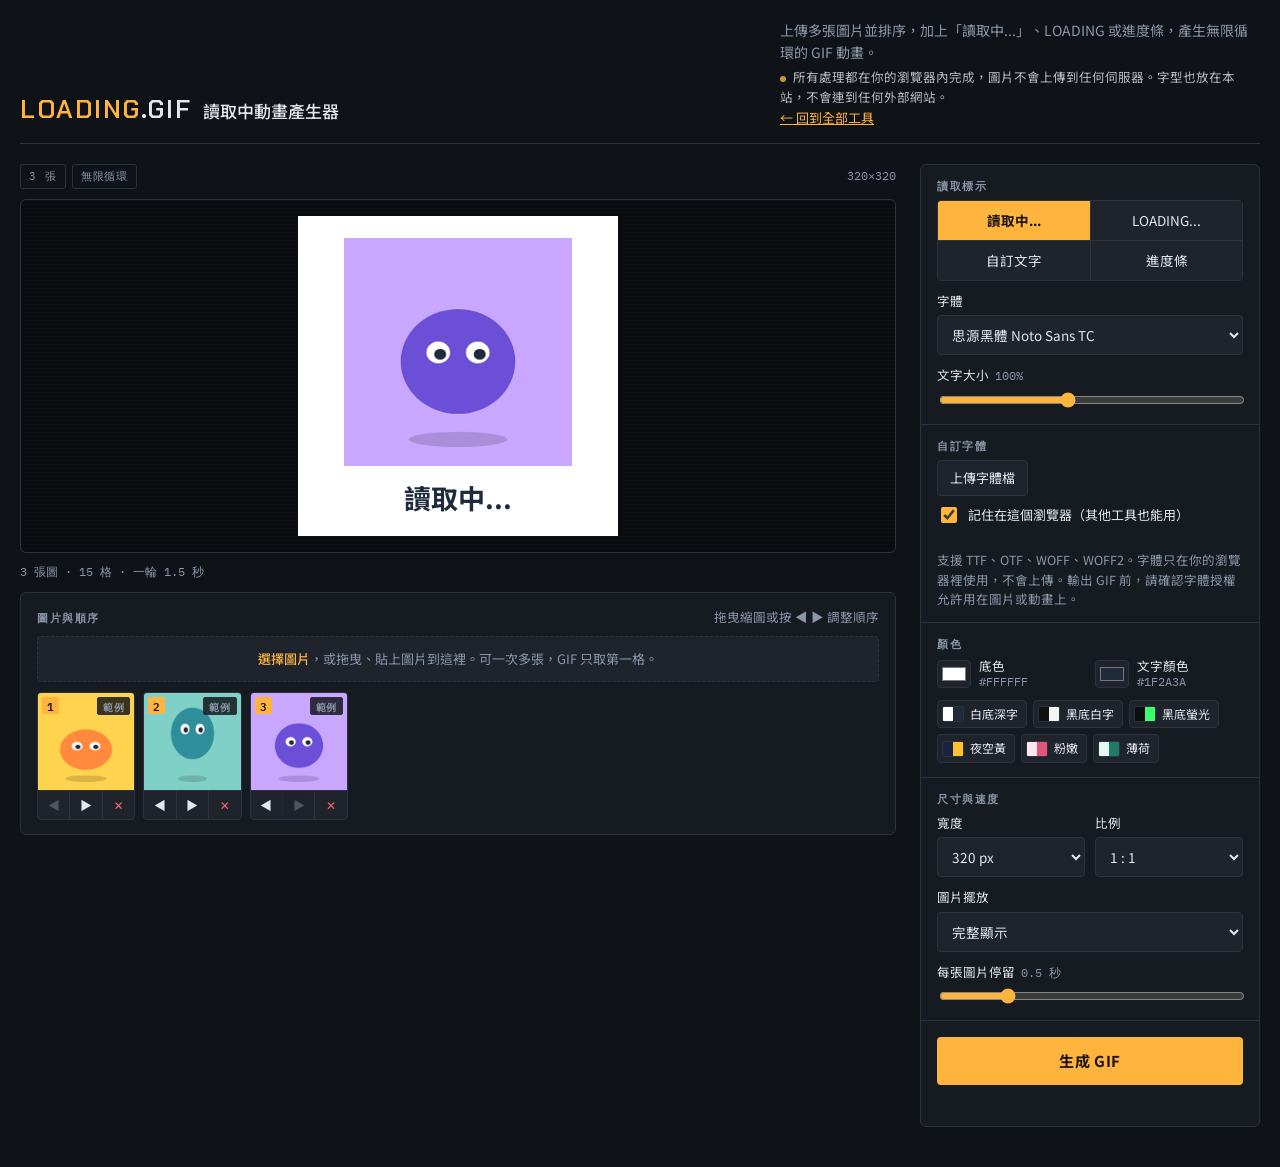
<file: loading/index.html>
<!doctype html>
<html lang="zh-Hant">
<head>
<meta charset="utf-8">
<meta name="viewport" content="width=device-width,initial-scale=1,viewport-fit=cover">
<meta name="description" content="上傳多張圖片、排序，產生帶「讀取中...」、LOADING 或進度條的循環 GIF。全部在瀏覽器內完成。">
<title>Loading GIF 讀取中動畫產生器</title>
<script src="../shared/font-source.js"></script>
<style>
@font-face{font-family:"Chakra Petch";font-weight:600;font-style:normal;font-display:swap;src:url(../fonts/chakra-petch-600.woff) format("woff")}
@font-face{font-family:"IBM Plex Mono";font-weight:400;font-style:normal;font-display:swap;src:url(../fonts/ibm-plex-mono-400.woff) format("woff")}
@font-face{font-family:"IBM Plex Mono";font-weight:600;font-style:normal;font-display:swap;src:url(../fonts/ibm-plex-mono-600.woff) format("woff")}
/* Layout: same two-pane workbench as Breach — monitor + image strip on the left, control rack on the right; stacks on phones */
:root{
  --bg:#0f1217;
  --panel:#161a21;
  --raise:#1e232c;
  --line:#2c333f;
  --fg:#e3e8f0;
  --muted:#8b96a8;
  --accent:#ffb43d;
  --accent-ink:#1b1306;
  --danger:#ff6474;
  --f-display:"Chakra Petch","Noto Sans TC",system-ui,sans-serif;
  --f-body:"Noto Sans TC",system-ui,-apple-system,"PingFang TC","Microsoft JhengHei",sans-serif;
  --f-mono:"IBM Plex Mono",ui-monospace,Menlo,Consolas,monospace;
  color-scheme:dark;
}
*{box-sizing:border-box}
[hidden]{display:none!important}
body{margin:0}
html,body{background:var(--bg);color:var(--fg)}
body{font-family:var(--f-body);font-size:14px;line-height:1.55;
  padding-left:max(16px,env(safe-area-inset-left,0px));padding-right:max(16px,env(safe-area-inset-right,0px));padding-block:20px 40px}
img{max-width:100%}
.app{max-width:1240px;margin:0 auto;display:flex;flex-direction:column;gap:20px}
.top{display:flex;flex-wrap:wrap;align-items:flex-end;justify-content:space-between;gap:8px 24px;border-bottom:1px solid var(--line);padding-bottom:14px}
.brand{display:flex;align-items:baseline;gap:12px;flex-wrap:wrap}
.mark{font-family:var(--f-display);font-weight:600;font-size:26px;letter-spacing:.06em;color:var(--accent)}
.mark b{color:var(--fg);font-weight:600}
h1{margin:0;font-size:17px;font-weight:500;color:var(--fg)}
.lede{margin:0;color:var(--muted);max-width:60ch;text-wrap:pretty}
.privacy{display:inline-block;margin-top:4px;font-size:12.5px;color:var(--fg);opacity:.8}
.privacy::before{content:"";display:inline-block;width:6px;height:6px;border-radius:50%;background:var(--accent);margin-right:7px;vertical-align:middle}
.home{color:var(--accent);font-size:13px}
.layout{display:grid;grid-template-columns:minmax(0,1fr) 340px;gap:24px;align-items:start}
@media (max-width:880px){.layout{grid-template-columns:minmax(0,1fr)}}
.stage{display:flex;flex-direction:column;gap:10px;min-width:0}
.stage-bar{display:flex;justify-content:space-between;align-items:center;gap:10px;flex-wrap:wrap}
.chips{display:flex;gap:6px;flex-wrap:wrap;min-width:0}
.chip{font-family:var(--f-mono);font-size:11px;letter-spacing:.08em;text-transform:uppercase;padding:3px 8px;border:1px solid var(--line);border-radius:3px;color:var(--muted);white-space:nowrap}
.mono{font-family:var(--f-mono);font-size:12px;color:var(--muted);font-variant-numeric:tabular-nums}
.monitor{position:relative;background:
   repeating-linear-gradient(0deg,transparent 0 3px,rgba(255,255,255,.015) 3px 4px),#0a0c10;
  border:1px solid var(--line);border-radius:6px;padding:16px;display:grid;place-items:center;min-height:240px}
#preview{display:block;max-width:100%;height:auto}
.hint{margin:0;color:var(--muted);font-size:12.5px}

button{font:inherit;color:inherit;cursor:pointer}
button:focus-visible,input:focus-visible,select:focus-visible,label:focus-within>span{outline:2px solid var(--accent);outline-offset:2px}
.btn{display:inline-flex;align-items:center;gap:8px;background:var(--raise);border:1px solid var(--line);border-radius:4px;padding:7px 12px;font-size:13px}
.btn:hover{border-color:var(--muted)}
.btn-primary{width:100%;justify-content:center;background:var(--accent);color:var(--accent-ink);border:0;border-radius:4px;padding:12px;font-weight:700;font-size:15px;letter-spacing:.04em}
.btn-primary:hover{filter:brightness(1.08)}
button:disabled{opacity:.45;cursor:not-allowed}

/* image strip */
.strip{background:var(--panel);border:1px solid var(--line);border-radius:6px;padding:14px 16px;display:flex;flex-direction:column;gap:10px}
.strip-head{display:flex;justify-content:space-between;align-items:center;gap:10px;flex-wrap:wrap}
.strip-head h2,.group h2{margin:0;font:600 11px/1 var(--f-mono);letter-spacing:.14em;text-transform:uppercase;color:var(--muted)}
.drop{border:1px dashed var(--line);border-radius:4px;padding:12px;text-align:center;color:var(--muted);cursor:pointer;background:var(--raise);font-size:13px}
.drop:hover,.drop.over{border-color:var(--accent);color:var(--fg)}
.drop strong{color:var(--accent);font-weight:500}
.thumbs{display:grid;grid-template-columns:repeat(auto-fill,minmax(92px,1fr));gap:8px;list-style:none;margin:0;padding:0}
.thumb{position:relative;border:1px solid var(--line);border-radius:4px;overflow:hidden;background:var(--raise);display:flex;flex-direction:column}
.thumb.dragging{opacity:.4}
.thumb.target{outline:2px solid var(--accent);outline-offset:1px}
.thumb .pic{aspect-ratio:1;width:100%;max-width:100%;object-fit:cover;display:block;background:#0a0c10;cursor:grab}
.thumb .num{position:absolute;top:4px;left:4px;font:600 11px/1 var(--f-mono);background:var(--accent);color:var(--accent-ink);padding:3px 5px;border-radius:2px}
.thumb .tag{position:absolute;top:4px;right:4px;font:600 10px/1 var(--f-mono);letter-spacing:.06em;background:#0a0c10cc;color:var(--muted);padding:3px 5px;border-radius:2px;border:1px solid var(--line)}
.thumb .acts{display:flex;border-top:1px solid var(--line)}
.thumb .acts button{flex:1;border:0;background:none;color:var(--fg);padding:5px 0;font-size:12px}
.thumb .acts button+button{border-left:1px solid var(--line)}
.thumb .acts button:hover{background:var(--line)}
.thumb .acts button:disabled{opacity:.25;background:none}
.thumb .acts .del{color:var(--danger)}

/* control rack */
.panel{background:var(--panel);border:1px solid var(--line);border-radius:6px;display:flex;flex-direction:column}
.group{padding:14px 16px;border-bottom:1px solid var(--line);display:flex;flex-direction:column;gap:10px}
.row{display:flex;gap:8px;align-items:center;flex-wrap:wrap}
.two{display:grid;grid-template-columns:1fr 1fr;gap:10px}
.field{display:flex;flex-direction:column;gap:5px;min-width:0}
.field>span{font-size:12.5px;color:var(--fg)}
.val{font-style:normal;color:var(--muted);font-family:var(--f-mono);font-size:11.5px;margin-left:6px;font-variant-numeric:tabular-nums}
input[type=text],select{width:100%;background:var(--raise);border:1px solid var(--line);border-radius:4px;color:var(--fg);padding:8px 10px;font:inherit;font-size:13.5px}
input[type=range]{accent-color:var(--accent);width:100%}
.check{display:flex;align-items:center;gap:8px;font-size:13px;cursor:pointer}
.check input{accent-color:var(--accent);width:16px;height:16px}
/* segmented control (radio based) */
.seg{display:grid;grid-template-columns:1fr 1fr;border:1px solid var(--line);border-radius:4px;overflow:hidden}
.seg label{position:relative;cursor:pointer;display:block}
.seg input{position:absolute;opacity:0;pointer-events:none}
.seg span{display:flex;align-items:center;justify-content:center;gap:6px;height:100%;background:var(--raise);padding:9px 6px;font-size:13.5px;color:var(--fg);text-align:center}
.seg label:nth-child(even) span{border-left:1px solid var(--line)}
.seg label:nth-child(n+3) span{border-top:1px solid var(--line)}
.seg input:checked+span{background:var(--accent);color:var(--accent-ink);font-weight:700}
.seg label:focus-within>span{outline-offset:-2px}
.bar-ico{display:inline-block;width:26px;height:9px;flex:none}
.bi-outline{border:2px solid currentColor;padding:1px;background:linear-gradient(90deg,currentColor 0 60%,transparent 60%) content-box}
.bi-solid{background:linear-gradient(90deg,currentColor 0 60%,transparent 60%)}
.colors{display:grid;grid-template-columns:1fr 1fr;gap:10px}
.color{display:flex;align-items:center;gap:8px;cursor:pointer}
.color input[type=color]{width:34px;height:28px;border:1px solid var(--line);border-radius:4px;background:var(--raise);padding:2px;cursor:pointer;flex:none}
.color .t{display:flex;flex-direction:column;line-height:1.3;font-size:12.5px}
.color .val{margin-left:0}
.swatches{display:flex;gap:6px;flex-wrap:wrap}
.swatches button{display:flex;align-items:center;gap:6px;background:var(--raise);border:1px solid var(--line);border-radius:4px;padding:4px 8px 4px 4px;font-size:12px}
.swatches button:hover{border-color:var(--muted)}
.swatches i{display:inline-flex;width:22px;height:16px;border-radius:2px;overflow:hidden;border:1px solid var(--line)}
.swatches i b{flex:1}
.actions{padding:16px;display:flex;flex-direction:column;gap:10px}
.bar{height:6px;background:var(--raise);border-radius:3px;overflow:hidden}
.bar i{display:block;height:100%;width:0;background:var(--accent);transition:width .1s}
.status{margin:0;font-size:12.5px;color:var(--muted);min-height:1.2em}
.status.err{color:var(--danger)}

.result{display:flex;flex-direction:column;gap:10px;border:1px solid var(--line);border-radius:6px;padding:14px;background:var(--panel)}
.result-head{display:flex;justify-content:space-between;align-items:center;gap:10px;flex-wrap:wrap}
.result-head strong{font-family:var(--f-display);font-weight:600;letter-spacing:.06em;font-size:15px}
.result img{display:block;max-width:100%;height:auto;max-height:60vh;margin:0 auto;border-radius:3px}
@media (prefers-reduced-motion:reduce){*{transition:none!important}}
</style>
</head>
<body>

<div class="app">
  <header class="top">
    <div class="brand"><span class="mark">LOADING<b>.GIF</b></span><h1>讀取中動畫產生器</h1></div>
    <p class="lede">上傳多張圖片並排序，加上「讀取中...」、LOADING 或進度條，產生無限循環的 GIF 動畫。<br><span class="privacy">所有處理都在你的瀏覽器內完成，圖片不會上傳到任何伺服器。<span id="fontNote"></span></span><br><a class="home" href="../index.html">← 回到全部工具</a></p>
  </header>

  <main class="layout">
    <section class="stage">
      <div class="stage-bar">
        <div class="chips"><span class="chip" id="imgCount">3 張</span><span class="chip">無限循環</span></div>
        <span class="mono" id="dims">320×320</span>
      </div>
      <div class="monitor"><canvas id="preview" width="320" height="320" aria-label="即時預覽"></canvas></div>
      <div class="mono" id="planMeta"></div>

      <div class="strip">
        <div class="strip-head"><h2>圖片與順序</h2><span class="hint">拖曳縮圖或按 ◀ ▶ 調整順序</span></div>
        <label class="drop" id="drop" for="file"><strong>選擇圖片</strong>，或拖曳、貼上圖片到這裡。可一次多張，GIF 只取第一格。</label>
        <input type="file" id="file" accept="image/*" multiple hidden>
        <ul class="thumbs" id="thumbs"></ul>
      </div>

      <div class="result" id="result" hidden>
        <div class="result-head"><strong>輸出結果</strong><span class="mono" id="outMeta"></span></div>
        <img id="out" alt="生成的 GIF 動畫">
        <div class="row">
          <button class="btn" id="save" type="button" hidden>儲存 GIF</button>
          <span class="hint" id="saveHint">也可以在圖片上按右鍵（手機長按）另存。</span>
        </div>
      </div>
    </section>

    <aside class="panel" aria-label="設定">
      <div class="group">
        <h2>讀取標示</h2>
        <div class="seg" role="radiogroup" aria-label="標示類型">
          <label><input type="radio" name="mode" value="zh" checked><span>讀取中...</span></label>
          <label><input type="radio" name="mode" value="en"><span>LOADING...</span></label>
          <label><input type="radio" name="mode" value="custom"><span>自訂文字</span></label>
          <label><input type="radio" name="mode" value="bar"><span>進度條</span></label>
        </div>
        <label class="field" data-for="custom" hidden><span>自訂文字<em class="val">末尾自動加上跳動的 ...</em></span>
          <input type="text" id="customText" value="請稍候" maxlength="16"></label>
        <label class="field" data-for="text"><span>字體</span><select id="font"></select></label>
        <label class="field" data-for="text"><span>文字大小<em class="val" id="sizeVal">100%</em></span>
          <input type="range" id="textScale" min="50" max="170" step="5" value="100"></label>
      </div>

      <div class="group" data-for="bar" hidden>
        <h2>進度條</h2>
        <div class="seg" role="radiogroup" aria-label="進度條樣式">
          <label><input type="radio" name="barStyle" value="outline" checked><span><i class="bar-ico bi-outline"></i>外框＋填滿</span></label>
          <label><input type="radio" name="barStyle" value="solid"><span><i class="bar-ico bi-solid"></i>單純色塊</span></label>
        </div>
        <label class="field"><span>循環幾輪到 100%<em class="val" id="loopsVal">3 輪</em></span>
          <input type="range" id="loops" min="1" max="10" step="1" value="3"></label>
        <label class="field"><span>滿格後停留<em class="val" id="holdVal">0.6 秒</em></span>
          <input type="range" id="hold" min="0" max="3" step="0.1" value="0.6"></label>
        <label class="field"><span>粗細<em class="val" id="thickVal">100%</em></span>
          <input type="range" id="thick" min="50" max="200" step="10" value="100"></label>
        <div class="row" style="gap:16px">
          <label class="check"><input type="checkbox" id="round">圓角</label>
          <label class="check"><input type="checkbox" id="percent">顯示百分比</label>
        </div>
        <label class="field" id="pctFontRow" hidden><span>百分比字體</span><select id="font2"></select></label>
      </div>

      <div class="group">
        <h2>自訂字體</h2>
        <div id="userFonts"></div>
      </div>

      <div class="group">
        <h2>顏色</h2>
        <div class="colors">
          <label class="color"><input type="color" id="bg" value="#ffffff"><span class="t">底色<span class="val" id="bgHex">#FFFFFF</span></span></label>
          <label class="color"><input type="color" id="fg" value="#1f2a3a"><span class="t"><span id="fgLbl">文字顏色</span><span class="val" id="fgHex">#1F2A3A</span></span></label>
        </div>
        <div class="swatches" id="swatches" aria-label="快速配色"></div>
      </div>

      <div class="group">
        <h2>尺寸與速度</h2>
        <div class="two">
          <label class="field"><span>寬度</span>
            <select id="size"><option value="240">240 px</option><option value="320" selected>320 px</option><option value="400">400 px</option><option value="480">480 px</option><option value="640">640 px</option></select></label>
          <label class="field"><span>比例</span>
            <select id="ratio"><option value="1">1 : 1</option><option value="0.75">4 : 3</option><option value="1.3333">3 : 4</option><option value="0.5625">16 : 9</option></select></label>
        </div>
        <label class="field"><span>圖片擺放</span>
          <select id="fit"><option value="contain">完整顯示</option><option value="cover">填滿裁切</option></select></label>
        <label class="field"><span>每張圖片停留<em class="val" id="durVal">0.5 秒</em></span>
          <input type="range" id="dur" min="0.1" max="2" step="0.1" value="0.5"></label>
      </div>

      <div class="actions">
        <button class="btn-primary" id="make" type="button">生成 GIF</button>
        <div class="bar" id="prog" hidden><i></i></div>
        <p class="status" id="status"></p>
      </div>
    </aside>
  </main>
</div>

<script src="../shared/user-fonts.js"></script>
<script>
(()=>{
"use strict";
if(window.FontSource)FontSource.ready.then(s=>{const n=document.getElementById("fontNote");if(!n)return;
  n.textContent=s==="local"?"字型也放在本站，不會連到任何外部網站。":s==="google"?"字型暫時從 Google Fonts 下載（不會傳送你輸入的文字）。":"";});
const $=id=>document.getElementById(id);

/* ---------- fonts (all free, from Google Fonts) ---------- */
const FONTS=[
  {fam:"Noto Sans TC",lab:"思源黑體 Noto Sans TC",w:700,cjk:true},
  {fam:"Noto Serif TC",lab:"思源宋體 Noto Serif TC",w:700,cjk:true},
  {fam:"LXGW WenKai TC",lab:"霞鶩文楷 LXGW WenKai",w:700,cjk:true},
  {fam:"Chiron GoRound TC",lab:"昭源圓體 Chiron GoRound",w:700,cjk:true},
  {fam:"Huninn",lab:"粉圓體 Huninn",w:400,cjk:true},
  {fam:"Iansui",lab:"芫荽 Iansui（手寫感）",w:400,cjk:true},
  {fam:"Press Start 2P",lab:"Press Start 2P（像素，僅英數）",w:400,cjk:false},
  {fam:"Silkscreen",lab:"Silkscreen（像素，僅英數）",w:400,cjk:false},
  {fam:"VT323",lab:"VT323（終端機，僅英數）",w:400,cjk:false},
  {fam:"Bungee",lab:"Bungee（粗體招牌，僅英數）",w:400,cjk:false},
  {fam:"Fredoka",lab:"Fredoka（圓潤，僅英數）",w:600,cjk:false},
];
function fontLoad(f,text){
  if(f.user)return document.fonts.load('400 40px "'+f.fam+'"',text).catch(()=>{});
  return window.FontSource?FontSource.load(f.fam,f.w,text):Promise.resolve();
}

/* ---------- state ---------- */
const S={images:[],mode:"zh",custom:"請稍候",font:"Noto Sans TC",font2:"Press Start 2P",scale:1,
  bg:"#ffffff",fg:"#1f2a3a",barStyle:"outline",loops:3,hold:.6,thick:1,round:false,percent:false,
  size:320,ratio:1,fit:"contain",dur:.5};
let uid=0;

/* sample images, drawn locally */
function sample(i){
  const c=document.createElement("canvas");c.width=c.height=240;const x=c.getContext("2d");
  const pal=[["#ffd34d","#ff8a3d"],["#7fd1c7","#2e8f9a"],["#c9a7ff","#6b4fd6"]][i];
  x.fillStyle=pal[0];x.fillRect(0,0,240,240);
  x.fillStyle=pal[1];
  // a little hopping blob: three poses
  const y=[140,100,130][i], sx=[1.12,.92,1.04][i], sy=[.86,1.1,.95][i];
  x.save();x.translate(120,y);x.scale(sx,sy);x.beginPath();x.arc(0,0,58,0,Math.PI*2);x.fill();
  x.fillStyle="#fff";x.beginPath();x.arc(-20,-10,12,0,7);x.arc(20,-10,12,0,7);x.fill();
  x.fillStyle="#1f2a3a";x.beginPath();x.arc(-18,-8,6,0,7);x.arc(22,-8,6,0,7);x.fill();x.restore();
  x.fillStyle="rgba(0,0,0,.15)";x.beginPath();x.ellipse(120,212,52*(i===1?.7:1),8,0,0,7);x.fill();
  return {id:++uid,name:"範例 "+(i+1),img:c,thumb:c.toDataURL(),sample:true};
}
S.images=[sample(0),sample(1),sample(2)];

/* ---------- frame plan ---------- */
const STEP=100;
function geom(){const W=S.size,H=Math.round(S.size*S.ratio);return{W,H}}
function plan(){
  const n=Math.max(1,S.images.length),ticks=Math.max(1,Math.round(S.dur*1000/STEP)),fr=[];
  if(S.mode==="bar"){
    const prog=n*ticks*S.loops,hold=Math.round(S.hold*1000/STEP);
    for(let i=0;i<prog+hold;i++)fr.push({img:Math.floor(i/ticks)%n,p:i<prog?(prog>1?i/(prog-1):1):1});
  }else{
    let total=n*ticks;const reps=Math.max(1,Math.ceil(12/total));total*=reps;
    const cycles=Math.max(1,Math.round(total/12));
    for(let i=0;i<total;i++)fr.push({img:Math.floor(i/ticks)%n,dots:Math.floor(i*cycles*3/total)%3+1});
  }
  return fr;
}
function label(){return S.mode==="zh"?"讀取中":S.mode==="en"?"LOADING":(S.custom.trim()||"請稍候")}
function fontOf(fam){return FONTS.find(f=>f.fam===fam)||FONTS[0]}

/* ---------- drawing ---------- */
function rr(ctx,x,y,w,h,r){if(r>0&&ctx.roundRect){ctx.beginPath();ctx.roundRect(x,y,w,h,Math.min(r,h/2,w/2));}else{ctx.beginPath();ctx.rect(x,y,w,h);}}
function draw(ctx,W,H,f){
  ctx.fillStyle=S.bg;ctx.fillRect(0,0,W,H);
  const m=Math.min(W,H),pad=Math.round(m*.07),indH=Math.round(H*.22);
  const bx=pad,by=pad,bw=W-pad*2,bh=H-indH-pad;
  const it=S.images[f.img];
  if(it&&bh>4){
    const iw=it.img.naturalWidth||it.img.width,ih=it.img.naturalHeight||it.img.height;
    const k=S.fit==="cover"?Math.max(bw/iw,bh/ih):Math.min(bw/iw,bh/ih);
    const dw=iw*k,dh=ih*k;
    ctx.save();ctx.beginPath();ctx.rect(bx,by,bw,bh);ctx.clip();
    ctx.imageSmoothingQuality="high";
    ctx.drawImage(it.img,Math.round(bx+(bw-dw)/2),Math.round(by+(bh-dh)/2),Math.round(dw),Math.round(dh));
    ctx.restore();
  }
  const cy=Math.round(H-indH/2-pad*.1);
  ctx.fillStyle=S.fg;ctx.strokeStyle=S.fg;ctx.textBaseline="middle";ctx.textAlign="left";
  if(S.mode!=="bar"){
    const fo=fontOf(S.font),base=label();
    let px=Math.round(m*.085*S.scale);
    ctx.font=fo.w+" "+px+'px "'+fo.fam+'",sans-serif';
    let wFull=ctx.measureText(base+"...").width;
    if(wFull>W-pad*2){px=Math.floor(px*(W-pad*2)/wFull);ctx.font=fo.w+" "+px+'px "'+fo.fam+'",sans-serif';wFull=ctx.measureText(base+"...").width;}
    ctx.fillText(base+".".repeat(f.dots),Math.round(W/2-wFull/2),cy);
  }else{
    const th=Math.max(6,Math.round(m*.06*S.thick));
    let barW=Math.round(W*.7),pctW=0,px=0,fo=fontOf(S.font2);
    if(S.percent){px=Math.round(Math.max(10,th*.95));ctx.font=fo.w+" "+px+'px "'+fo.fam+'",sans-serif';pctW=Math.ceil(ctx.measureText("100%").width)+Math.round(px*.6);barW=Math.min(barW,W-pad*2-pctW);}
    const x0=Math.round((W-barW-pctW)/2),y0=Math.round(cy-th/2),r=S.round?th/2:0;
    if(S.barStyle==="outline"){
      const lw=Math.max(2,Math.round(th*.16)),gap=Math.max(1,Math.round(th*.12));
      ctx.lineWidth=lw;rr(ctx,x0+lw/2,y0+lw/2,barW-lw,th-lw,r);ctx.stroke();
      const ix=x0+lw+gap,iy=y0+lw+gap,iw=barW-2*(lw+gap),ih=th-2*(lw+gap);
      const fw=Math.round(iw*f.p);
      if(fw>0&&ih>0){rr(ctx,ix,iy,fw,ih,S.round?ih/2:0);ctx.fill();}
    }else{
      const fw=Math.round(barW*f.p);
      if(fw>0){rr(ctx,x0,y0,fw,th,r);ctx.fill();}
    }
    if(S.percent){
      ctx.textAlign="right";
      ctx.fillText(Math.round(f.p*100)+"%",x0+barW+pctW,cy+1);ctx.textAlign="left";
    }
  }
}

/* ---------- preview loop ---------- */
const pv=$("preview"),pctx=pv.getContext("2d");
let frames=plan(),fi=0,timer=0;
function tick(){
  const {W,H}=geom();
  if(pv.width!==W||pv.height!==H){pv.width=W;pv.height=H;}
  if(frames.length){fi%=frames.length;draw(pctx,W,H,frames[fi]);fi++;}
  timer=setTimeout(tick,STEP);
}
function needText(){
  let t="讀取中.LOADING%0123456789"+(S.custom||"");
  return Array.from(new Set(Array.from(t))).join("");
}
let refreshQ=0;
async function refresh(){
  const q=++refreshQ;
  const t=needText();
  await Promise.all([fontLoad(fontOf(S.font),t),fontLoad(fontOf(S.font2),t)]);
  if(q!==refreshQ)return;
  frames=plan();fi=0;
  const {W,H}=geom();$("dims").textContent=W+"×"+H;
  const secs=frames.length*STEP/1000;
  $("planMeta").textContent=S.images.length+" 張圖 · "+frames.length+" 格 · 一輪 "+secs.toFixed(1)+" 秒";
  clearTimeout(timer);tick();
}

/* ---------- UI: images ---------- */
const thumbs=$("thumbs");let dragId=null;
function renderThumbs(){
  thumbs.innerHTML="";
  const n=S.images.length;
  $("imgCount").textContent=n+" 張";
  S.images.forEach((it,i)=>{
    const li=document.createElement("li");li.className="thumb";li.draggable=true;li.dataset.id=it.id;
    const img=document.createElement("img");img.className="pic";img.src=it.thumb;img.alt=it.name;
    const num=document.createElement("span");num.className="num";num.textContent=i+1;
    li.append(img,num);
    if(it.sample){const t=document.createElement("span");t.className="tag";t.textContent="範例";li.append(t);}
    const acts=document.createElement("div");acts.className="acts";
    const mk=(txt,lab,fn,dis,cls)=>{const b=document.createElement("button");b.type="button";b.textContent=txt;b.setAttribute("aria-label",lab);b.disabled=dis;if(cls)b.className=cls;b.onclick=fn;acts.append(b);};
    mk("◀","往前移",()=>move(i,i-1),i===0);
    mk("▶","往後移",()=>move(i,i+1),i===n-1);
    mk("✕","移除 "+it.name,()=>removeImg(i),n<=1,"del");
    li.append(acts);
    li.addEventListener("dragstart",e=>{dragId=it.id;li.classList.add("dragging");e.dataTransfer.effectAllowed="move";try{e.dataTransfer.setData("text/plain",String(it.id))}catch(_){}});
    li.addEventListener("dragend",()=>{dragId=null;li.classList.remove("dragging");thumbs.querySelectorAll(".target").forEach(x=>x.classList.remove("target"))});
    li.addEventListener("dragover",e=>{if(dragId==null)return;e.preventDefault();li.classList.add("target")});
    li.addEventListener("dragleave",()=>li.classList.remove("target"));
    li.addEventListener("drop",e=>{if(dragId==null)return;e.preventDefault();e.stopPropagation();
      const from=S.images.findIndex(x=>x.id===dragId),to=S.images.findIndex(x=>x.id===it.id);move(from,to);});
    thumbs.append(li);
  });
}
function move(a,b){if(b<0||b>=S.images.length||a===b)return;const [x]=S.images.splice(a,1);S.images.splice(b,0,x);renderThumbs();refresh();}
function removeImg(i){const [x]=S.images.splice(i,1);if(x&&x.url)URL.revokeObjectURL(x.url);renderThumbs();refresh();}
function loadImage(file){
  return new Promise(res=>{
    const url=URL.createObjectURL(file),img=new Image();
    img.onload=()=>{
      const c=document.createElement("canvas"),k=Math.min(1,200/Math.max(img.naturalWidth,img.naturalHeight));
      c.width=Math.max(1,Math.round(img.naturalWidth*k));c.height=Math.max(1,Math.round(img.naturalHeight*k));
      c.getContext("2d").drawImage(img,0,0,c.width,c.height);
      res({id:++uid,name:file.name,img,url,thumb:c.toDataURL("image/jpeg",.8),sample:false});
    };
    img.onerror=()=>{URL.revokeObjectURL(url);res(null)};
    img.src=url;
  });
}
async function addFiles(list){
  const files=Array.from(list).filter(f=>f.type.startsWith("image/")||/\.(png|jpe?g|gif|webp|bmp|avif)$/i.test(f.name));
  if(!files.length)return;
  const got=(await Promise.all(files.map(loadImage)));
  const ok=got.filter(Boolean),bad=got.length-ok.length;
  if(!ok.length){setStatus("這些檔案無法讀取，請改用 PNG、JPG 或 WebP。",true);return;}
  if(S.images.every(x=>x.sample))S.images=[];
  S.images.push(...ok);
  setStatus(bad?bad+" 個檔案無法讀取（例如 HEIC），已略過。":"",!!bad);
  renderThumbs();refresh();
}
$("file").addEventListener("change",e=>{addFiles(e.target.files);e.target.value=""});
const drop=$("drop");
["dragenter","dragover"].forEach(ev=>drop.addEventListener(ev,e=>{if(dragId!=null)return;e.preventDefault();drop.classList.add("over")}));
["dragleave","drop"].forEach(ev=>drop.addEventListener(ev,()=>drop.classList.remove("over")));
drop.addEventListener("drop",e=>{if(dragId!=null)return;e.preventDefault();if(e.dataTransfer.files.length)addFiles(e.dataTransfer.files)});
document.addEventListener("dragover",e=>{if(dragId==null)e.preventDefault()});
document.addEventListener("drop",e=>{if(dragId==null){e.preventDefault();if(e.dataTransfer&&e.dataTransfer.files.length)addFiles(e.dataTransfer.files)}});
document.addEventListener("paste",e=>{const fs=Array.from(e.clipboardData?.files||[]);if(fs.length)addFiles(fs)});

/* ---------- UI: controls ---------- */
function fillFonts(sel,cjkOnly,val){
  sel.innerHTML="";
  FONTS.forEach(f=>{const o=document.createElement("option");o.value=f.fam;o.textContent=f.lab;if(cjkOnly&&!f.cjk){o.disabled=true;o.textContent+=" — 不支援中文";}sel.append(o);});
  sel.value=val;
}
function needsCJK(){return S.mode==="zh"||(S.mode==="custom"&&/[^\x00-\x7f]/.test(S.custom))}
function syncMode(){
  const bar=S.mode==="bar";
  document.querySelectorAll('[data-for="text"]').forEach(e=>e.hidden=bar);
  document.querySelectorAll('[data-for="bar"]').forEach(e=>e.hidden=!bar);
  document.querySelectorAll('[data-for="custom"]').forEach(e=>e.hidden=S.mode!=="custom");
  $("pctFontRow").hidden=!(bar&&S.percent);
  $("fgLbl").textContent=bar?"進度條顏色":"文字顏色";
  const cjk=needsCJK();
  if(cjk&&!fontOf(S.font).cjk)S.font="Noto Sans TC";
  fillFonts($("font"),cjk,S.font);
}
document.querySelectorAll('input[name=mode]').forEach(r=>r.addEventListener("change",()=>{S.mode=r.value;syncMode();refresh()}));
document.querySelectorAll('input[name=barStyle]').forEach(r=>r.addEventListener("change",()=>{S.barStyle=r.value;refresh()}));
$("customText").addEventListener("input",e=>{S.custom=e.target.value;syncMode();refresh()});
$("font").addEventListener("change",e=>{S.font=e.target.value;refresh()});
$("font2").addEventListener("change",e=>{S.font2=e.target.value;refresh()});
const rng=(id,key,fmt,mul=1)=>{const el=$(id),out=$(id+"Val")||$(id.replace(/Scale$/,"")+"Val");
  const upd=()=>{S[key]=parseFloat(el.value)*mul;if(out)out.textContent=fmt(parseFloat(el.value));};
  el.addEventListener("input",()=>{upd();refresh()});upd();};
rng("textScale","scale",v=>v+"%",.01);$("sizeVal").textContent="100%";
rng("loops","loops",v=>v+" 輪");
rng("hold","hold",v=>v.toFixed(1)+" 秒");
rng("thick","thick",v=>v+"%",.01);
rng("dur","dur",v=>v.toFixed(1)+" 秒");
$("textScale").addEventListener("input",e=>$("sizeVal").textContent=e.target.value+"%");
$("round").addEventListener("change",e=>{S.round=e.target.checked;refresh()});
$("percent").addEventListener("change",e=>{S.percent=e.target.checked;syncMode();refresh()});
$("size").addEventListener("change",e=>{S.size=+e.target.value;refresh()});
$("ratio").addEventListener("change",e=>{S.ratio=+e.target.value;refresh()});
$("fit").addEventListener("change",e=>{S.fit=e.target.value;refresh()});
function setColor(key,v){S[key]=v;$(key).value=v;$(key+"Hex").textContent=v.toUpperCase();}
$("bg").addEventListener("input",e=>{setColor("bg",e.target.value)});
$("fg").addEventListener("input",e=>{setColor("fg",e.target.value)});
const PRESETS=[["白底深字","#ffffff","#1f2a3a"],["黑底白字","#111111","#f5f5f5"],["黑底螢光","#0b0f0b","#39ff6a"],["夜空黃","#1c2340","#ffc22e"],["粉嫩","#ffe8ef","#e2557b"],["薄荷","#e6f6f1","#1f7a66"]];
PRESETS.forEach(([n,b,f])=>{const btn=document.createElement("button");btn.type="button";
  btn.innerHTML='<i><b style="background:'+b+'"></b><b style="background:'+f+'"></b></i>'+n;
  btn.onclick=()=>{setColor("bg",b);setColor("fg",f)};$("swatches").append(btn);});
fillFonts($("font2"),false,S.font2);

/* ---------- GIF encoder (pure JS, runs locally) ---------- */
class Bytes{constructor(){this.a=new Uint8Array(1<<16);this.n=0}
  grow(k){if(this.n+k>this.a.length){let s=this.a.length;while(this.n+k>s)s*=2;const b=new Uint8Array(s);b.set(this.a.subarray(0,this.n));this.a=b}}
  b(v){this.grow(1);this.a[this.n++]=v&255}
  w(v){this.b(v);this.b(v>>8)}
  s(str){for(const c of str)this.b(c.charCodeAt(0))}
  arr(u){this.grow(u.length);this.a.set(u,this.n);this.n+=u.length}
  out(){return this.a.slice(0,this.n)}}
const hex=h=>[parseInt(h.slice(1,3),16),parseInt(h.slice(3,5),16),parseInt(h.slice(5,7),16)];
function quantize(px,reserved){
  const n=px.length>>2,step=Math.max(1,Math.floor(n/16000)),cnt=Math.ceil(n/step);
  const pts=new Uint8Array(cnt*3);let m=0;
  for(let i=0;i<n;i+=step){const o=i<<2;pts[m*3]=px[o];pts[m*3+1]=px[o+1];pts[m*3+2]=px[o+2];m++;}
  const idx=new Uint32Array(m);for(let i=0;i<m;i++)idx[i]=i;
  const box=(s,e)=>{let mn=[255,255,255],mx=[0,0,0];for(let i=s;i<e;i++){const p=idx[i]*3;for(let c=0;c<3;c++){const v=pts[p+c];if(v<mn[c])mn[c]=v;if(v>mx[c])mx[c]=v}}
    const r=[mx[0]-mn[0],mx[1]-mn[1],mx[2]-mn[2]];const ch=r[0]>=r[1]&&r[0]>=r[2]?0:r[1]>=r[2]?1:2;return{s,e,ch,range:r[ch]}};
  const boxes=[box(0,m)],target=256-reserved.length;
  while(boxes.length<target){
    let bi=-1,best=0;for(let i=0;i<boxes.length;i++){const b=boxes[i];if(b.e-b.s>1){const sc=b.range*Math.sqrt(b.e-b.s);if(sc>best){best=sc;bi=i}}}
    if(bi<0||best===0)break;
    const b=boxes[bi],ch=b.ch;idx.subarray(b.s,b.e).sort((x,y)=>pts[x*3+ch]-pts[y*3+ch]);
    const mid=(b.s+b.e)>>1;boxes.splice(bi,1,box(b.s,mid),box(mid,b.e));
  }
  const pal=reserved.slice();
  for(const b of boxes){let r=0,g=0,bl=0;const k=b.e-b.s;if(!k)continue;for(let i=b.s;i<b.e;i++){const p=idx[i]*3;r+=pts[p];g+=pts[p+1];bl+=pts[p+2]}pal.push([Math.round(r/k),Math.round(g/k),Math.round(bl/k)])}
  while(pal.length<256)pal.push([0,0,0]);
  const P=pal.length>256?pal.slice(0,256):pal;
  const used=Math.min(256,reserved.length+boxes.length);
  const cache=new Int16Array(32768).fill(-1),out=new Uint8Array(n);
  for(let i=0;i<n;i++){const o=i<<2,r=px[o],g=px[o+1],b=px[o+2],key=((r>>3)<<10)|((g>>3)<<5)|(b>>3);
    let c=cache[key];
    if(c<0){let bd=1e9;for(let j=0;j<used;j++){const q=P[j],dr=q[0]-r,dg=q[1]-g,db=q[2]-b,d=dr*dr*2+dg*dg*4+db*db*3;if(d<bd){bd=d;c=j;if(!d)break}}cache[key]=c}
    out[i]=c;}
  return{pal:P,ind:out};
}
function lzw(ind,B){
  const min=8,clear=256,eoi=257;let size=9,next=258;const dict=new Map();
  const data=[];let cur=0,bits=0;
  const emit=c=>{cur|=c<<bits;bits+=size;while(bits>=8){data.push(cur&255);cur>>>=8;bits-=8}};
  emit(clear);let pre=ind[0];
  for(let i=1;i<ind.length;i++){const k=ind[i],key=(pre<<8)|k,c=dict.get(key);
    if(c!==undefined){pre=c;continue}
    emit(pre);
    if(next<4096){dict.set(key,next++);if(next>(1<<size)&&size<12)size++}
    else{emit(clear);dict.clear();size=9;next=258}
    pre=k;}
  emit(pre);emit(eoi);if(bits>0)data.push(cur&255);
  B.b(min);
  for(let i=0;i<data.length;i+=255){const len=Math.min(255,data.length-i);B.b(len);for(let j=0;j<len;j++)B.b(data[i+j])}
  B.b(0);
}
const yieldUI=()=>new Promise(r=>setTimeout(r,0));
async function encode(onProg){
  const {W,H}=geom(),fr=plan();
  const c=document.createElement("canvas");c.width=W;c.height=H;const ctx=c.getContext("2d",{willReadFrequently:true});
  const list=[];let prev=null;
  for(let i=0;i<fr.length;i++){
    draw(ctx,W,H,fr[i]);const d=ctx.getImageData(0,0,W,H).data;
    let same=false;if(prev){const a=new Uint32Array(prev.buffer),b=new Uint32Array(d.buffer);same=true;for(let j=0;j<a.length;j++)if(a[j]!==b[j]){same=false;break}}
    if(same)list[list.length-1].delay+=STEP;else{list.push({d,delay:STEP});prev=d}
    if(i%8===0){onProg(.25*i/fr.length);await yieldUI()}
  }
  const bg=hex(S.bg),fg=hex(S.fg),mix=t=>bg.map((v,k)=>Math.round(v+(fg[k]-v)*t));
  const reserved=[bg,fg,mix(.25),mix(.5),mix(.75)];
  const B=new Bytes();
  B.s("GIF89a");B.w(W);B.w(H);B.b(0);B.b(0);B.b(0);
  B.b(0x21);B.b(0xFF);B.b(11);B.s("NETSCAPE2.0");B.b(3);B.b(1);B.w(0);B.b(0);
  for(let i=0;i<list.length;i++){
    const {d,delay}=list[i],q=quantize(d,reserved);
    B.b(0x21);B.b(0xF9);B.b(4);B.b(1<<2);B.w(Math.round(delay/10));B.b(0);B.b(0);
    B.b(0x2C);B.w(0);B.w(0);B.w(W);B.w(H);B.b(0x87);
    const ct=new Uint8Array(768);q.pal.forEach((p,j)=>{ct[j*3]=p[0];ct[j*3+1]=p[1];ct[j*3+2]=p[2]});B.arr(ct);
    lzw(q.ind,B);
    onProg(.25+.75*(i+1)/list.length);await yieldUI();
  }
  B.b(0x3B);
  return{blob:new Blob([B.out()],{type:"image/gif"}),W,H,frames:list.length,secs:fr.length*STEP/1000};
}

/* ---------- export ---------- */
const plainDL={save:({filename,data})=>{const u=URL.createObjectURL(data),a=document.createElement("a");a.href=u;a.download=filename;document.body.appendChild(a);a.click();a.remove();setTimeout(()=>URL.revokeObjectURL(u),4000);return Promise.resolve({status:"saved"});}};
const dlP=(window.claude&&window.claude.use)?window.claude.use("downloads").catch(()=>null):Promise.resolve(plainDL);
let dl=null;dlP.then(x=>{dl=x;$("save").hidden=!dl||!lastBlob;$("saveHint").hidden=!!dl;});
let lastBlob=null,lastURL=null;
function setStatus(t,err){const s=$("status");s.textContent=t;s.classList.toggle("err",!!err)}
$("make").addEventListener("click",async()=>{
  const btn=$("make"),bar=$("prog"),fill=bar.querySelector("i");
  btn.disabled=true;btn.textContent="生成中...";bar.hidden=false;fill.style.width="0%";setStatus("");
  try{
    await Promise.all([fontLoad(fontOf(S.font),needText()),fontLoad(fontOf(S.font2),needText())]);
    const r=await encode(p=>fill.style.width=Math.round(p*100)+"%");
    if(lastURL)URL.revokeObjectURL(lastURL);
    lastBlob=r.blob;lastURL=URL.createObjectURL(r.blob);
    $("out").src=lastURL;$("result").hidden=false;$("result").scrollIntoView({behavior:matchMedia("(prefers-reduced-motion: reduce)").matches?"auto":"smooth",block:"nearest"});
    const kb=r.blob.size/1024;
    $("outMeta").textContent=r.W+"×"+r.H+" · "+r.frames+" 幀 · "+r.secs.toFixed(1)+" 秒／輪 · "+(kb>1024?(kb/1024).toFixed(2)+" MB":Math.round(kb)+" KB");
    $("save").hidden=!dl;$("saveHint").hidden=!!dl;
    setStatus("完成。");
  }catch(e){setStatus("生成失敗："+(e&&e.message||e)+"。可以試著縮小尺寸或減少圖片再試一次。",true)}
  finally{btn.disabled=false;btn.textContent="生成 GIF";setTimeout(()=>bar.hidden=true,600)}
});
$("save").addEventListener("click",async()=>{
  if(!dl||!lastBlob)return;
  const d=new Date(),p=n=>String(n).padStart(2,"0");
  const name="loading-"+d.getFullYear()+p(d.getMonth()+1)+p(d.getDate())+"-"+p(d.getHours())+p(d.getMinutes())+".gif";
  try{await dl.save({filename:name,data:lastBlob});setStatus("已交給瀏覽器下載："+name);}
  catch(e){const c=e&&e.code;
    if(c==="declined")setStatus("已取消下載。");
    else if(c==="rate_limited")setStatus("下載視窗已經開著，請先處理它。");
    else if(c==="too_large")setStatus("檔案太大，請縮小尺寸後再試。",true);
    else{setStatus("這個檢視無法直接下載，請在圖片上按右鍵（手機長按）另存。",true);$("save").hidden=true;$("saveHint").hidden=false;}}
});

/* ---------- boot ---------- */
if(window.UserFonts){
  UserFonts.mount($("userFonts"));
  UserFonts.onChange(list=>{
    for(let i=FONTS.length-1;i>=0;i--)if(FONTS[i].user)FONTS.splice(i,1);
    list.forEach(f=>FONTS.push({fam:f.family,lab:"自訂："+f.name,w:400,cjk:true,user:true}));
    if(!FONTS.some(f=>f.fam===S.font))S.font="Noto Sans TC";
    if(!FONTS.some(f=>f.fam===S.font2))S.font2="Press Start 2P";
    syncMode();fillFonts($("font2"),false,S.font2);refresh();
  });
}else $("userFonts").closest(".group").hidden=true;
renderThumbs();syncMode();setColor("bg",S.bg);setColor("fg",S.fg);refresh();
})();
</script>
</body>
</html>
</file>
